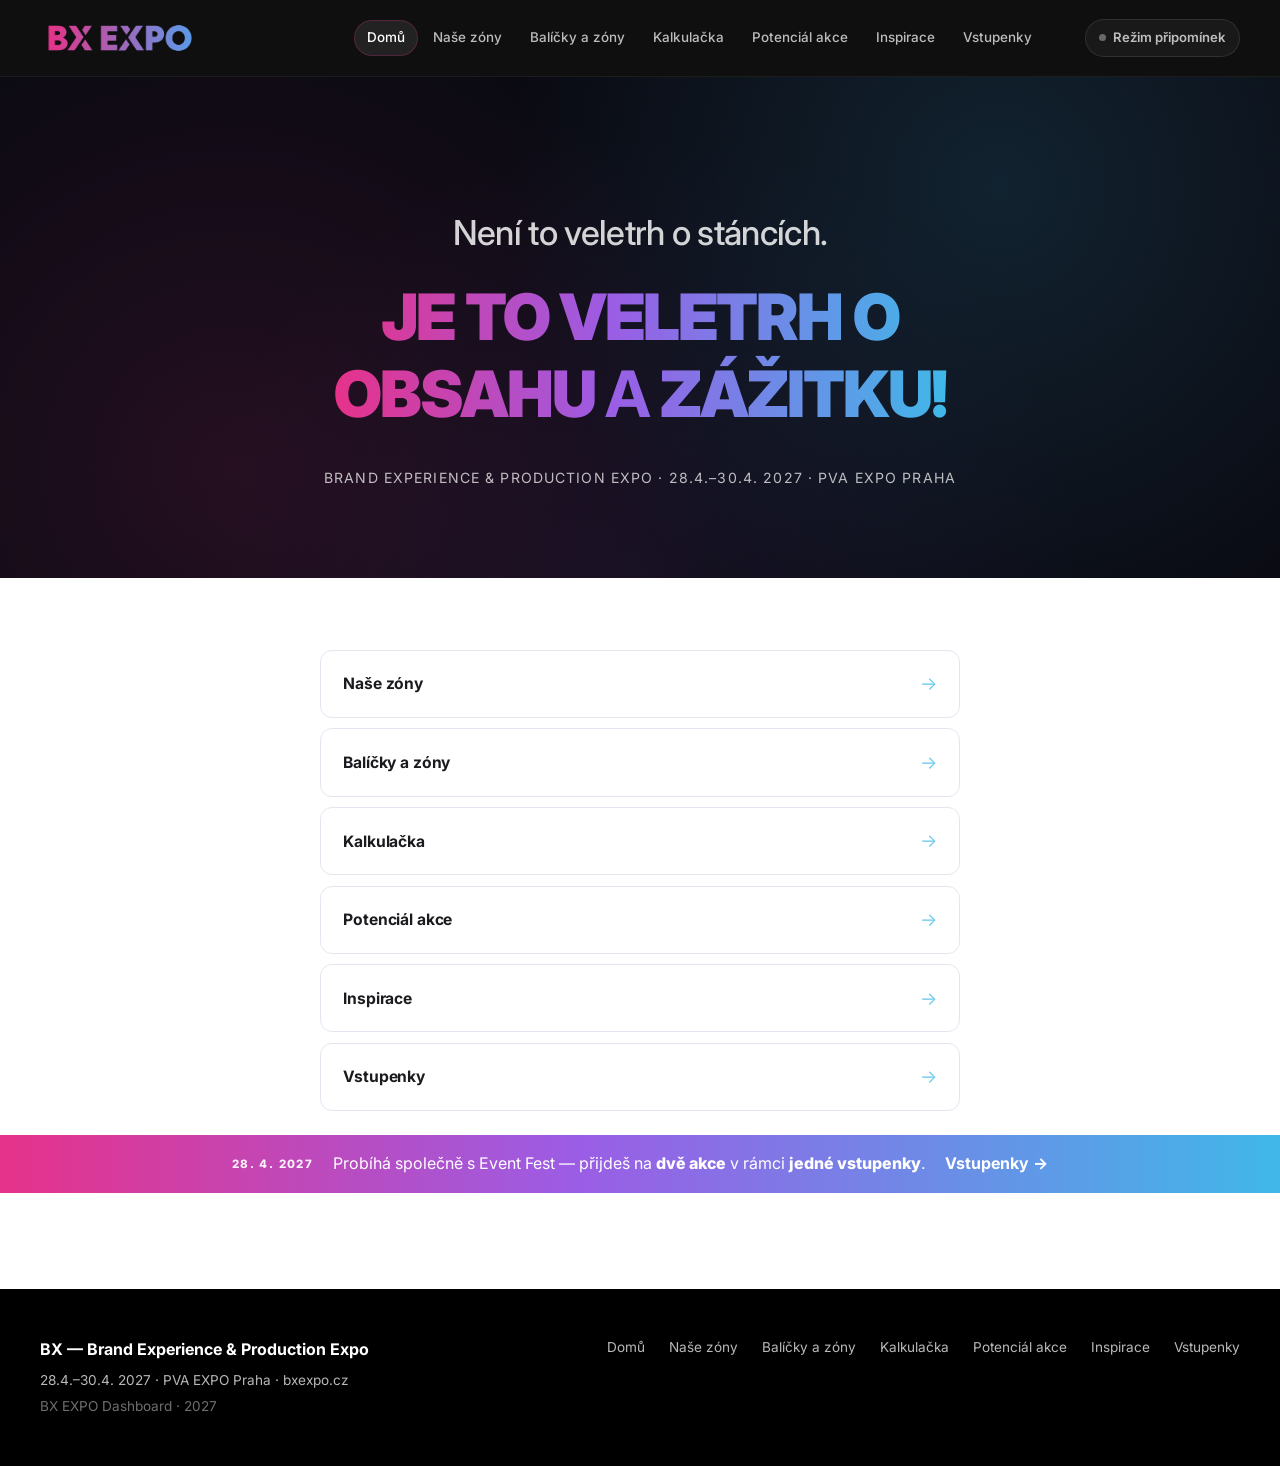
<file: prototyp.html>
<!DOCTYPE html>
<html lang="cs">
<head>
<meta charset="UTF-8">
<meta name="viewport" content="width=device-width, initial-scale=1.0">
<title>BX EXPO Dashboard</title>
<link rel="icon" href="/bxnastenka/favicon.ico?v=2" sizes="any">
<link rel="icon" type="image/png" sizes="512x512" href="/bxnastenka/assets/icons/bx-favicon-512.png?v=2">
<link rel="icon" type="image/png" sizes="32x32" href="/bxnastenka/assets/icons/bx-favicon-32.png?v=2">
<link rel="icon" type="image/png" sizes="16x16" href="/bxnastenka/assets/icons/bx-favicon-16.png?v=2">
<link rel="shortcut icon" href="/bxnastenka/favicon.ico?v=2">
<link rel="apple-touch-icon" sizes="180x180" href="/bxnastenka/assets/icons/bx-bookmark-180.png?v=2">
<link rel="apple-touch-icon-precomposed" sizes="180x180" href="/bxnastenka/assets/icons/bx-bookmark-180.png?v=2">
<link rel="manifest" href="/bxnastenka/site.webmanifest">
<meta name="description" content="BX EXPO 2027 — prototyp prezentace modelu, sekcí, programu a vstupenek.">
<meta property="og:title" content="BX EXPO Dashboard">
<meta property="og:description" content="BX EXPO 2027 — prototyp prezentace modelu, sekcí, programu a vstupenek.">
<meta property="og:type" content="website">
<meta name="twitter:title" content="BX EXPO Dashboard">
<meta name="twitter:description" content="BX EXPO 2027 — prototyp prezentace modelu, sekcí, programu a vstupenek.">
<style>
@import url('https://fonts.googleapis.com/css2?family=Inter:wght@400;500;600;700;800;900&display=swap');

:root {
--hero-bg: #0a0a12;
--hero-bg-dark: #000000;
--surface: #ffffff;
--surface-muted: #f6f4f9;
--surface-dark: #0d0d16;
--text: #1a1a1f;
--text-muted: #5c5f6a;
--text-light: #ffffff;
--text-light-muted: rgba(255, 255, 255, 0.72);
--border: #e8e4ef;
--bx-pink: #e6328a;
--bx-purple: #9b5de5;
--bx-cyan: #40b8e8;
--accent: var(--bx-cyan);
--accent-2: var(--bx-purple);
--accent-3: var(--bx-pink);
--accent-gradient: linear-gradient(90deg, #e6328a 0%, #9b5de5 45%, #40b8e8 100%);
--text-on-dark: rgba(255, 255, 255, 0.82);
--radius: 12px;
--radius-lg: 20px;
--shadow: 0 8px 32px rgba(0, 0, 0, 0.08);
--max-width: 1200px;
font-family:'Inter', system-ui, -apple-system, sans-serif;
line-height: 1.6;
color: var(--text);
background: var(--surface);
}

*, *::before, *::after { box-sizing: border-box; margin: 0; padding: 0; }
html { scroll-behavior: smooth; }
body { min-height: 100vh; }
a { color: inherit; text-decoration: none; }
img { max-width: 100%; display: block; }
button, input, select { font: inherit; }
button { cursor: pointer; border: none; background: none; }

.container { width: min(var(--max-width), calc(100% - 3rem)); margin-inline: auto; }

/* ── Header ── */
.site-header {
position: sticky;
top: 0;
z-index: 100;
background: rgba(0, 0, 0, 0.94);
backdrop-filter: blur(12px);
border-bottom: 1px solid rgba(255,255,255,0.06);
}
.header-inner {
display: flex;
align-items: center;
justify-content: space-between;
padding: 0.85rem 0;
gap: 2rem;
flex-wrap: wrap;
position: relative;
}
.logo {
display: flex;
align-items: center;
flex-shrink: 0;
margin-right: auto;
padding: 0.15rem 0;
transition: opacity 0.2s, transform 0.2s;
}
.logo:hover {
opacity: 0.92;
transform: scale(1.02);
}

.logo-picker {
position: relative;
flex-shrink: 0;
margin-right: auto;
}
.logo-picker-trigger {
display: flex;
align-items: center;
gap: 0.35rem;
padding: 0.15rem 0;
border-radius: 8px;
transition: opacity 0.2s, transform 0.2s;
cursor: pointer;
}
.logo-picker-trigger:hover {
opacity: 0.92;
transform: scale(1.02);
}
.logo-picker-chevron {
color: rgba(255,255,255,0.45);
font-size: 0.65rem;
line-height: 1;
transition: transform 0.2s;
}
.logo-picker.open.logo-picker-chevron {
transform: rotate(180deg);
}
.logo-picker-menu {
display: none;
position: absolute;
top: calc(100% + 0.5rem);
left: 0;
min-width: 280px;
max-width: min(420px, calc(100vw - 2rem));
max-height: min(70vh, 520px);
overflow-y: auto;
background: #111118;
border: 1px solid rgba(255,255,255,0.1);
border-radius: 14px;
box-shadow: 0 16px 48px rgba(0,0,0,0.45);
padding: 0.5rem;
z-index: 200;
}
.logo-picker.open.logo-picker-menu {
display: block;
}
.logo-picker-title {
font-size: 0.7rem;
text-transform: uppercase;
letter-spacing: 0.1em;
color: rgba(255,255,255,0.45);
padding: 0.35rem 0.6rem 0.55rem;
}
.logo-picker-option {
display: flex;
align-items: center;
gap: 0.75rem;
width: 100%;
padding: 0.55rem 0.65rem;
border-radius: 10px;
text-align: left;
color: rgba(255,255,255,0.85);
transition: background 0.15s;
}
.logo-picker-option:hover {
background: rgba(255,255,255,0.06);
}
.logo-picker-option.active {
background: rgba(230,50,138,0.12);
box-shadow: inset 0 0 0 1px rgba(230,50,138,0.28);
}
.logo-picker-option-preview {
flex: 0 0 210px;
height: 52px;
display: flex;
align-items: center;
justify-content: flex-start;
background: #000;
border-radius: 6px;
padding: 6px 12px;
overflow: hidden;
}
.logo-picker-option img {
height: 40px;
width: auto;
max-width: 186px;
object-fit: contain;
object-position: left center;
display: block;
}
.logo-picker-option-label {
font-size: 0.78rem;
font-weight: 600;
line-height: 1.3;
}

.logo-img {
height: 44px;
min-height: 44px;
width: auto;
display: block;
object-fit: contain;
object-position: left center;
}
.logo-img.logo-img--chevrons {
height: 58px;
min-height: 58px;
}
.nav-desktop { display: flex; gap: 0.15rem; flex-wrap: wrap; }
.nav-link {
color: var(--text-light-muted);
padding: 0.45rem 0.8rem;
border-radius: 999px;
font-size: 0.84rem;
font-weight: 500;
transition: all 0.2s;
}
.nav-link:hover,.nav-link.active {
color: var(--text-light);
background: rgba(255,255,255,0.08);
box-shadow: inset 0 0 0 1px rgba(230,50,138,0.25);
}
.nav-dropdown {
position: relative;
}
.nav-dropdown-trigger {
display: inline-flex;
align-items: center;
gap: 0.35rem;
cursor: pointer;
}
.nav-dropdown-chevron {
font-size: 0.55rem;
opacity: 0.55;
transition: transform 0.2s;
}
.nav-dropdown.open.nav-dropdown-chevron,
.nav-dropdown.is-active.nav-dropdown-chevron {
opacity: 0.85;
}
.nav-dropdown.open.nav-dropdown-chevron {
transform: rotate(180deg);
}
.nav-dropdown.is-active.nav-dropdown-trigger {
color: var(--text-light);
background: rgba(255,255,255,0.08);
box-shadow: inset 0 0 0 1px rgba(230,50,138,0.25);
}
.nav-dropdown-menu {
display: none;
position: absolute;
top: calc(100% + 0.4rem);
left: 0;
min-width: 188px;
background: #111118;
border: 1px solid rgba(255,255,255,0.1);
border-radius: 12px;
padding: 0.35rem;
box-shadow: 0 14px 36px rgba(0,0,0,0.45);
z-index: 160;
}
.nav-dropdown.open.nav-dropdown-menu {
display: block;
}
.nav-dropdown-item {
display: block;
padding: 0.52rem 0.85rem;
border-radius: 8px;
font-size: 0.84rem;
font-weight: 500;
color: rgba(255,255,255,0.62);
transition: background 0.15s, color 0.15s;
}
.nav-dropdown-item:hover,
.nav-dropdown-item.active {
color: #fff;
background: rgba(255,255,255,0.08);
}
.page-subnav {
background: var(--surface-muted);
border-bottom: 1px solid var(--border);
padding: 0.65rem 0;
}
.page-subnav-inner {
display: flex;
flex-wrap: wrap;
gap: 0.4rem;
}
.page-subnav-link {
font-size: 0.84rem;
font-weight: 600;
padding: 0.4rem 0.85rem;
border-radius: 999px;
color: var(--text-muted);
border: 1px solid var(--border);
background: var(--surface);
transition: all 0.2s;
}
.page-subnav-link:hover,
.page-subnav-link.active {
color: var(--accent);
border-color: transparent;
background: rgba(64,184,232,0.12);
}
.mobile-nav-toggle { display: none; color: white; padding: 0.5rem; font-size: 1.5rem; line-height: 1; }

/* ── Buttons ── */
.btn {
display: inline-flex;
align-items: center;
justify-content: center;
gap: 0.5rem;
padding: 0.75rem 1.5rem;
border-radius: 999px;
font-weight: 600;
font-size: 0.9rem;
transition: all 0.2s;
border: 1px solid transparent;
white-space: nowrap;
}
.btn-primary { background: var(--accent-gradient); color: #fff; }
.btn-primary:hover { transform: translateY(-1px); box-shadow: 0 8px 24px rgba(230,50,138,0.28); }
.btn-outline { border-color: rgba(255,255,255,0.4); color: var(--text-light); }
.btn-outline:hover { background: rgba(255,255,255,0.1); }
.btn-dark { background: var(--hero-bg); color: var(--text-light); }
.btn-dark:hover { background: var(--hero-bg-dark); }

/* ── Hero ── */
.hero {
background: var(--hero-bg);
color: var(--text-light);
padding: 5rem 0 6rem;
position: relative;
overflow: hidden;
}
.hero::before {
content:'';
position: absolute;
inset: 0;
background:
radial-gradient(circle at 72% 28%, rgba(230,50,138,0.16), transparent 52%),
radial-gradient(circle at 18% 78%, rgba(64,184,232,0.14), transparent 46%),
radial-gradient(circle at 48% 52%, rgba(155,93,229,0.1), transparent 58%);
pointer-events: none;
}
.hero-content { position: relative; max-width: 760px; }
.hero-eyebrow,
.home-hero-eyebrow {
display: none;
}
.page-hero h1,
.home-hero-punch-gradient,
.gradient-text {
display: inline-block;
width: fit-content;
max-width: 100%;
background: var(--accent-gradient);
-webkit-background-clip: text;
background-clip: text;
-webkit-text-fill-color: transparent;
color: transparent;
}
.home-hero-punch-gradient {
display: inline-flex;
}
.hero h1 {
font-size: clamp(2.4rem, 6vw, 4.2rem);
font-weight: 900;
line-height: 1.02;
letter-spacing: -0.02em;
text-transform: uppercase;
margin-bottom: 1.5rem;
}
.hero-lead,
.page-hero p,
.home-hero-line.setup {
font-size: 1.08rem;
color: var(--text-on-dark);
opacity: 1;
margin-bottom: 2rem;
max-width: 580px;
line-height: 1.65;
}
.page-hero p { margin-top: 1rem; margin-bottom: 0; max-width: 640px; font-size: 1.05rem; }
.home-hero-line.setup {
font-size: clamp(1.35rem, 3.2vw, 2.15rem);
font-weight: 500;
margin-bottom: 0;
max-width: none;
letter-spacing: -0.02em;
}
.hero-actions { display: flex; flex-wrap: wrap; gap: 1rem; }
.stats-row {
display: grid;
grid-template-columns: repeat(auto-fit, minmax(130px, 1fr));
gap: 1.5rem;
margin-top: 3rem;
padding-top: 2rem;
border-top: 1px solid rgba(255,255,255,0.12);
}
.stat-num {
font-size: 2.4rem;
font-weight: 900;
line-height: 1;
color: var(--text);
}
.stat-label {
font-size: 0.82rem;
color: var(--text-muted);
opacity: 1;
margin-top: 0.35rem;
}

/* ── Page hero ── */
.page-hero {
background: var(--hero-bg);
color: var(--text-light);
padding: 3.5rem 0;
position: relative;
overflow: hidden;
}
.page-hero::before {
content:'';
position: absolute;
inset: 0;
background:
radial-gradient(circle at 82% 18%, rgba(64,184,232,0.12), transparent 45%),
radial-gradient(circle at 12% 82%, rgba(230,50,138,0.1), transparent 42%);
pointer-events: none;
}
.page-hero.container { position: relative; }
.page-hero h1 {
font-size: clamp(2rem, 4vw, 2.75rem);
font-weight: 900;
letter-spacing: -0.02em;
text-transform: uppercase;
}

/* ── Sections ── */
.section { padding: 5rem 0; }
.section-muted { background: var(--surface-muted); }
.section-dark { background: var(--surface-dark); color: var(--text-light); }
.section-header { margin-bottom: 3rem; }
.section-eyebrow {
font-size: 0.72rem;
text-transform: uppercase;
letter-spacing: 0.18em;
color: var(--accent);
font-weight: 600;
margin-bottom: 0.75rem;
}
.section-title {
font-size: clamp(1.75rem, 4vw, 2.5rem);
font-weight: 900;
letter-spacing: -0.02em;
line-height: 1.12;
text-transform: uppercase;
color: var(--text);
}
.section-desc { margin-top: 1rem; color: var(--text-muted); max-width: 640px; font-size: 1.05rem; }
.section-dark.section-desc { color: var(--text-light-muted); }

/* ── Feature cards (IW style) ── */
.feature-grid {
display: grid;
grid-template-columns: repeat(auto-fill, minmax(260px, 1fr));
gap: 1.25rem;
}
.feature-card {
background: transparent;
border: none;
border-radius: var(--radius-lg);
padding: 0;
min-height: 220px;
}
.feature-card:hover { box-shadow: none; transform: none; }
.feature-card h3 {
font-size: 1.2rem;
font-weight: 800;
margin-bottom: 0.6rem;
text-transform: uppercase;
letter-spacing: -0.01em;
color: var(--text);
}
.feature-card p { font-size: 0.92rem; color: var(--text-muted); line-height: 1.55; }

/* ── Cards ── */
.card-grid { display: grid; grid-template-columns: repeat(auto-fill, minmax(300px, 1fr)); gap: 1.5rem; }
.card {
background: var(--surface);
border: 1px solid var(--border);
border-radius: var(--radius-lg);
padding: 1.75rem;
transition: box-shadow 0.2s, transform 0.2s;
}
.card:not(.flip-card):hover { box-shadow: var(--shadow); transform: translateY(-2px); }
.card-num { font-size: 0.75rem; font-weight: 700; color: var(--text-muted); margin-bottom: 0.5rem; }
.card h3 { font-size: 1.15rem; font-weight: 700; margin-bottom: 0.5rem; color: var(--text); }
.card-sub { font-size: 0.85rem; color: var(--text); font-weight: 500; margin-bottom: 0.75rem; }
.card p { font-size: 0.9rem; color: var(--text-muted); line-height: 1.55; }

/* ── Badges ── */
.badge {
display: inline-block;
padding: 0.2rem 0.6rem;
border-radius: 999px;
font-size: 0.68rem;
font-weight: 700;
text-transform: uppercase;
letter-spacing: 0.05em;
}
.badge-new { background: rgba(230,50,138,0.14); color: var(--bx-pink); }
.badge-k { background: rgba(239,68,68,0.12); color: #dc2626; }
.badge-i { background: rgba(64,184,232,0.14); color: var(--accent); }
.badge-p { background: rgba(155,93,229,0.14); color: var(--accent-2); }

/* ── Compare boxes ── */
.compare-grid { display: grid; grid-template-columns: repeat(auto-fit, minmax(280px, 1fr)); gap: 1.5rem; }
.compare-box { padding: 2rem; border-radius: var(--radius-lg); border: 1px solid var(--border); }
.compare-box.old { background: var(--surface-muted); }
.compare-box.new {
background: var(--surface-dark);
color: var(--text-light);
border-color: transparent;
box-shadow: 0 0 0 1px rgba(64,184,232,0.28);
}
.compare-box h3 { font-size: 1rem; font-weight: 700; margin-bottom: 1.25rem; color: var(--text); }
.compare-box.new h3 { color: var(--text-light); }
.compare-box ul { list-style: none; display: flex; flex-direction: column; gap: 0.75rem; }
.compare-box li { font-size: 0.9rem; padding-left: 1.25rem; position: relative; }
.compare-box li::before { content:'→'; position: absolute; left: 0; opacity: 0.5; }

/* ── Ticket cards (IW pricing style) ── */
.ticket-grid { display: grid; grid-template-columns: repeat(auto-fill, minmax(260px, 1fr)); gap: 1.25rem; }
.ticket-card.official { border: 2px solid rgba(230,50,138,0.35); }
.ticket-card.official.highlight { border-color: var(--bx-pink); box-shadow: 0 12px 40px rgba(230,50,138,0.15); }
.package-badge {
display: inline-block;
font-size: 0.68rem;
font-weight: 700;
text-transform: uppercase;
letter-spacing: 0.08em;
color: var(--accent-3);
background: rgba(230,50,138,0.1);
padding: 0.25rem 0.65rem;
border-radius: 999px;
margin-bottom: 0.75rem;
}
.draft-packages.ticket-card { opacity: 0.92; }

/* ── Vstupenky návštěvníků ── */
.vip-invite-banner {
background: linear-gradient(135deg, rgba(230,50,138,0.12) 0%, rgba(155,93,229,0.14) 50%, rgba(64,184,232,0.12) 100%);
border: 1px solid rgba(230,50,138,0.28);
border-radius: var(--radius-lg);
padding: 1.75rem 2rem;
margin-bottom: 2rem;
position: relative;
overflow: hidden;
}
.vip-invite-banner::before {
content:'';
position: absolute;
inset: 0;
background: radial-gradient(circle at 85% 20%, rgba(230,50,138,0.15), transparent 55%);
pointer-events: none;
}
.vip-invite-banner-inner { position: relative; max-width: 820px; }
.vip-invite-eyebrow {
display: inline-flex;
align-items: center;
gap: 0.4rem;
font-size: 0.68rem;
font-weight: 800;
text-transform: uppercase;
letter-spacing: 0.1em;
color: var(--accent-3);
background: rgba(230,50,138,0.12);
padding: 0.3rem 0.75rem;
border-radius: 999px;
margin-bottom: 0.85rem;
}
.vip-invite-banner h3 {
font-size: 1.35rem;
font-weight: 900;
line-height: 1.25;
margin-bottom: 0.65rem;
color: var(--text);
}
.vip-invite-banner p {
font-size: 0.95rem;
color: var(--text-muted);
line-height: 1.6;
margin-bottom: 0.75rem;
}
.vip-invite-list {
list-style: none;
display: flex;
flex-wrap: wrap;
gap: 0.5rem 0.75rem;
margin-top: 1rem;
}
.vip-invite-list li {
font-size: 0.78rem;
font-weight: 600;
padding: 0.35rem 0.75rem;
border-radius: 999px;
background: rgba(255,255,255,0.75);
border: 1px solid rgba(230,50,138,0.18);
color: var(--text);
}

.visitor-ticket-grid {
display: grid;
grid-template-columns: repeat(auto-fill, minmax(260px, 1fr));
gap: 1.25rem;
}
.visitor-ticket-card {
background: var(--surface);
border: 1px solid var(--border);
border-radius: var(--radius-lg);
padding: 1.75rem;
display: flex;
flex-direction: column;
min-height: 320px;
transition: box-shadow 0.2s, transform 0.2s;
}
.visitor-ticket-card:hover {
box-shadow: var(--shadow);
transform: translateY(-2px);
}
.visitor-ticket-card.highlight {
border: 2px solid var(--bx-purple);
box-shadow: 0 12px 40px rgba(155,93,229,0.12);
}
.visitor-ticket-card h3 {
font-size: 1.15rem;
font-weight: 900;
text-transform: uppercase;
margin-bottom: 0.35rem;
color: var(--text);
}
.visitor-ticket-card .visitor-ticket-sub {
font-size: 0.85rem;
color: var(--text-muted);
margin-bottom: 1rem;
}
.visitor-ticket-card .visitor-ticket-price {
font-size: 1.5rem;
font-weight: 900;
margin-bottom: 0.35rem;
color: var(--text);
}
.visitor-ticket-card .visitor-ticket-price-note {
font-size: 0.78rem;
color: var(--text-muted);
font-style: italic;
margin-bottom: 1rem;
}
.visitor-ticket-card .visitor-ticket-features {
list-style: none;
flex: 1;
}
.visitor-ticket-card .visitor-ticket-features li {
position: relative;
padding: 0.35rem 0 0.35rem 1.35rem;
font-size: 0.88rem;
color: var(--text);
line-height: 1.45;
}
.visitor-ticket-card .visitor-ticket-features li::before {
content:'✓';
position: absolute;
left: 0;
color: var(--accent);
font-weight: 700;
}
.visitor-ticket-card .visitor-ticket-features li.muted {
opacity: 0.45;
}
.visitor-ticket-card .visitor-ticket-features li.muted::before {
content:' —';
font-weight: 400;
}

.ticket-card {
background: transparent;
border: none;
border-radius: var(--radius-lg);
padding: 0;
display: block;
min-height: 340px;
transition: none;
}
.ticket-card:hover { transform: none; box-shadow: none; }
.ticket-card h3 { font-size: 1.1rem; font-weight: 800; text-transform: uppercase; color: var(--text); }
.ticket-sub { font-size: 0.85rem; color: var(--text-muted); margin-bottom: 1rem; }
.ticket-price { font-size: 1.75rem; font-weight: 900; margin-bottom: 0.25rem; color: var(--text); }
.ticket-price-old { font-size: 0.9rem; color: var(--text-muted); text-decoration: line-through; }
.ticket-calc-ref { font-size: 0.78rem; color: var(--text-muted); margin-bottom: 0.5rem; line-height: 1.4; }
.ticket-save {
display: inline-block;
margin-bottom: 0.75rem;
padding: 0.2rem 0.6rem;
border-radius: 999px;
font-size: 0.68rem;
font-weight: 700;
text-transform: uppercase;
letter-spacing: 0.04em;
background: rgba(64,184,232,0.14);
color: var(--accent);
}
.ticket-save:empty { display: none; }
.ticket-features { list-style: none; margin-top: 1rem; flex: 1; }
.ticket-features li {
font-size: 0.85rem;
padding: 0.35rem 0 0.35rem 1.25rem;
position: relative;
color: var(--text);
}
.ticket-features li::before { content:'✓'; position: absolute; left: 0; color: var(--accent); font-weight: 700; }

/* ── Nav cards ── */
.nav-cards { display: grid; grid-template-columns: repeat(auto-fill, minmax(280px, 1fr)); gap: 1.5rem; }
.nav-card {
padding: 0;
border-radius: var(--radius-lg);
border: none;
background: transparent;
transition: none;
display: block;
min-height: 240px;
cursor: pointer;
text-decoration: none;
color: inherit;
}
.nav-card:hover { border-color: transparent; transform: none; box-shadow: none; }
.nav-card-num { font-size: 2rem; font-weight: 900; opacity: 0.12; margin-bottom: 0.5rem; line-height: 1; }
.nav-card h3 { font-size: 1.15rem; font-weight: 800; text-transform: uppercase; color: var(--text); }
.nav-card p { color: var(--text-muted); font-size: 0.9rem; margin-top: 0.5rem; }
.nav-card-link {
display: inline-flex;
align-items: center;
gap: 0.25rem;
margin-top: 1rem;
font-weight: 600;
font-size: 0.85rem;
color: var(--accent);
}

/* ── Filters ── */
.filter-row { display: flex; flex-wrap: wrap; gap: 0.5rem; margin-bottom: 2rem; }
.filter-pill {
padding: 0.4rem 1rem;
border-radius: 999px;
border: 1px solid var(--border);
font-size: 0.85rem;
font-weight: 500;
transition: all 0.15s;
cursor: pointer;
background: white;
}
.filter-pill.active,.filter-pill:hover { background: var(--accent-gradient); color: white; border-color: transparent; }

/* ── Insight box ── */
.insight-box {
margin-top: 1rem;
padding: 0.75rem 1rem;
background: rgba(64,184,232,0.08);
border-radius: var(--radius);
font-size: 0.85rem;
color: var(--text-muted);
border-left: 3px solid var(--accent);
}
.benchmark-list { list-style: none; margin-top: 0.75rem; }
.benchmark-list li { font-size: 0.8rem; color: var(--text-muted); padding: 0.2rem 0; }
.benchmark-list li::before { content:'•'; color: var(--accent); }

/* ── Benchmark ceník (klik) ── */
.pricelist-wrap { position: relative; display: inline-block; margin-top: 0.75rem; z-index: 2; }
.pricelist-btn {
padding: 0.35rem 0.9rem;
font-size: 0.78rem;
font-weight: 700;
letter-spacing: 0.02em;
border: 1px solid rgba(64,184,232,0.45);
border-radius: 999px;
background: rgba(64,184,232,0.12);
color: var(--accent);
cursor: pointer;
transition: all 0.15s;
}
.pricelist-btn:hover,
.pricelist-btn.is-active {
background: var(--accent-gradient);
color: #fff;
border-color: transparent;
}
#pricelist-backdrop {
display: none;
position: fixed;
inset: 0;
background: rgba(0,0,0,0.45);
z-index: 9999;
}
#pricelist-backdrop.is-visible { display: block; }
#pricelist-portal {
display: none;
position: fixed;
z-index: 10000;
left: 50%;
top: 50%;
transform: translate(-50%, -50%);
width: min(720px, calc(100vw - 2rem));
max-height: min(80vh, 600px);
overflow: auto;
background: var(--surface-dark);
color: var(--text-light);
border: 1px solid rgba(255,255,255,0.12);
border-radius: var(--radius-lg);
box-shadow: 0 20px 50px rgba(0,0,0,0.35);
padding: 2.5rem 1.1rem 1.1rem;
pointer-events: auto;
}
#pricelist-portal.is-visible { display: block; }
.pricelist-close {
position: sticky;
top: 0;
float: right;
width: 32px;
height: 32px;
margin: -1.5rem 0 0.5rem 0.5rem;
border: none;
border-radius: 50%;
background: rgba(255,255,255,0.12);
color: var(--text-light);
font-size: 1.25rem;
line-height: 1;
cursor: pointer;
z-index: 2;
}
.pricelist-close:hover { background: rgba(255,255,255,0.16); }
#pricelist-portal h4 {
font-size: 0.72rem;
text-transform: uppercase;
letter-spacing: 0.1em;
opacity: 0.55;
margin-bottom: 0.75rem;
}
.pricelist-table {
width: 100%;
border-collapse: collapse;
font-size: 0.72rem;
line-height: 1.4;
}
.pricelist-table th,
.pricelist-table td {
padding: 0.45rem 0.5rem;
text-align: left;
vertical-align: top;
border-bottom: 1px solid rgba(255,255,255,0.07);
}
.pricelist-table th {
font-size: 0.65rem;
text-transform: uppercase;
letter-spacing: 0.06em;
opacity: 0.5;
font-weight: 600;
}
.pricelist-table tr.cat-row td {
background: rgba(64,184,232,0.12);
color: var(--accent);
font-weight: 700;
font-size: 0.68rem;
text-transform: uppercase;
letter-spacing: 0.04em;
border-bottom: none;
padding-top: 0.65rem;
}
.pricelist-table tr.cat-row:first-child td { padding-top: 0.35rem; }
.pricelist-table tr.cat-note td {
font-size: 0.68rem;
opacity: 0.55;
font-style: italic;
padding-top: 0;
border-bottom: 1px solid rgba(255,255,255,0.07);
}
.pricelist-table.col-price { white-space: nowrap; font-weight: 700; color: var(--accent); }
.pricelist-table.col-czk { white-space: nowrap; opacity: 0.7; }
.pricelist-table--simple td:first-child { width: 58%; }
.strategy-section { margin-bottom: 1.1rem; }
.strategy-section:last-child { margin-bottom: 0; }
.strategy-section h5 {
font-size: 0.68rem;
text-transform: uppercase;
letter-spacing: 0.08em;
color: var(--accent);
margin-bottom: 0.4rem;
font-weight: 700;
}
.strategy-section p {
font-size: 0.78rem;
line-height: 1.55;
opacity: 0.88;
margin: 0;
}
.strategy-section ul {
margin: 0.35rem 0 0;
padding-left: 1.1rem;
font-size: 0.76rem;
line-height: 1.5;
opacity: 0.85;
}
.strategy-section li { margin-bottom: 0.2rem; }
.strategy-section li:last-child { margin-bottom: 0; }
.strategy-tag {
display: inline-block;
font-size: 0.62rem;
font-weight: 700;
letter-spacing: 0.04em;
text-transform: uppercase;
padding: 0.15rem 0.45rem;
border-radius: 999px;
background: rgba(64,184,232,0.15);
color: var(--accent);
margin-right: 0.35rem;
vertical-align: middle;
}
@media (hover: hover) {
.flip-card.pricelist-open:hover .flip-card-inner { transform: rotateY(180deg); }
}

/* ── Layer stack ── */
.layer-stack { display: flex; flex-direction: column; gap: 0.75rem; max-width: 640px; }
.layer-item {
padding: 0;
border-radius: var(--radius);
background: transparent;
border: none;
min-height: 190px;
}
.layer-stack .flip-card-front {
border-left: 4px solid var(--accent);
}
.layer-stack .flip-card:nth-child(2) .flip-card-front { border-left-color: var(--accent-2); }
.layer-stack .flip-card:nth-child(3) .flip-card-front { border-left-color: var(--accent-3); }
.layer-stack .flip-card-back ul {
margin-top: 0.5rem;
padding-left: 1.25rem;
font-size: 0.9rem;
}
.layer-tag { font-size: 0.7rem; text-transform: uppercase; letter-spacing: 0.1em; opacity: 0.5; margin-bottom: 0.25rem; }
.layer-item ul { margin-top: 0.5rem; padding-left: 1.25rem; font-size: 0.9rem; color: var(--text-muted); }

/* ── Calculator ── */
.calc-layout { display: grid; grid-template-columns: 1fr 380px; gap: 2rem; align-items: start; }
.calc-step {
background: var(--surface);
border: 1px solid var(--border);
border-radius: var(--radius-lg);
padding: 1.5rem;
margin-bottom: 1rem;
}
.calc-step-header { display: flex; align-items: center; gap: 0.75rem; margin-bottom: 1rem; }
.step-num {
width: 28px; height: 28px; border-radius: 50%;
background: var(--accent-gradient); color: white;
font-size: 0.75rem; font-weight: 700;
display: grid; place-items: center;
}
.calc-step h3 { font-size: 1rem; font-weight: 700; color: var(--text); }
.option-grid { display: grid; grid-template-columns: repeat(auto-fill, minmax(200px, 1fr)); gap: 0.75rem; }
.option-btn {
text-align: left;
padding: 1rem;
border: 1px solid var(--border);
border-radius: var(--radius);
transition: all 0.15s;
background: white;
width: 100%;
}
.option-btn:hover { border-color: var(--accent); }
.option-btn.selected { border-color: var(--bx-cyan); background: rgba(64,184,232,0.06); box-shadow: 0 0 0 1px var(--bx-cyan); }
.option-btn strong { display: block; font-size: 0.9rem; margin-bottom: 0.25rem; }
.option-btn span { font-size: 0.8rem; color: var(--text-muted); }
.area-control { display: flex; align-items: center; gap: 1rem; }
.area-control input[type='range'] { flex: 1; accent-color: var(--accent); }
.area-control button {
width: 36px; height: 36px; border-radius: 50%;
background: var(--surface-muted); border: 1px solid var(--border);
font-size: 1.2rem; line-height: 1;
}
.area-value { font-size: 1.5rem; font-weight: 900; min-width: 80px; text-align: center; color: var(--text); }
.extra-inputs { display: flex; gap: 1.5rem; flex-wrap: wrap; }
.extra-inputs label { font-size: 0.9rem; }
.extra-inputs input[type='number'] {
width: 60px; margin-left: 8px;
padding: 0.35rem 0.5rem;
border: 1px solid var(--border);
border-radius: 6px;
}

.calc-legend {
display: flex;
flex-wrap: wrap;
gap: 0.75rem 1.25rem;
padding: 1rem 1.25rem;
margin-bottom: 1.25rem;
background: var(--surface-muted);
border: 1px solid var(--border);
border-radius: var(--radius-lg);
font-size: 0.82rem;
color: var(--text-muted);
}
.calc-legend-item { display: flex; align-items: center; gap: 0.5rem; }

.calc-area-prices {
margin-bottom: 1.75rem;
border: 1px solid var(--border);
border-radius: var(--radius-lg);
background: var(--surface);
overflow: hidden;
}
.calc-area-prices-toggle {
width: 100%;
display: flex;
align-items: center;
justify-content: flex-start;
gap: 0.45rem;
padding: 1rem 1.25rem;
font-size: 0.95rem;
font-weight: 700;
color: var(--text);
background: var(--surface-muted);
border: none;
cursor: default;
text-align: left;
transition: background 0.15s;
}
.calc-area-prices:hover .calc-area-prices-toggle { background: rgba(64,184,232,0.08); }
.calc-area-prices-toggle::after {
content:'▾';
font-size: 0.9rem;
color: var(--accent);
transition: transform 0.2s;
flex-shrink: 0;
margin-top: 0.1rem;
}
.calc-area-prices-body {
display: none;
padding: 0 1.25rem 1.25rem;
}
@media (hover: hover) {
.calc-area-prices:hover .calc-area-prices-body,
.calc-area-prices:focus-within .calc-area-prices-body { display: block; }
.calc-area-prices:hover .calc-area-prices-toggle::after,
.calc-area-prices:focus-within .calc-area-prices-toggle::after { transform: rotate(180deg); }
}
.calc-area-prices-toolbar {
display: flex;
flex-wrap: wrap;
align-items: center;
justify-content: space-between;
gap: 0.75rem;
padding: 1rem 0 0.75rem;
}
.calc-area-prices-toolbar p {
font-size: 0.78rem;
color: var(--text-muted);
margin: 0;
}
.calc-area-prices-currency { display: flex; gap: 0.5rem; margin: 0; }
.area-price-table-wrap { overflow-x: auto; }
.area-price-table {
width: 100%;
border-collapse: collapse;
font-size: 0.82rem;
}
.area-price-table th,
.area-price-table td {
padding: 0.55rem 0.65rem;
border: 1px solid var(--border);
text-align: left;
vertical-align: top;
}
.area-price-table th {
background: var(--surface-muted);
font-size: 0.72rem;
font-weight: 700;
text-transform: uppercase;
letter-spacing: 0.04em;
color: var(--text-muted);
}
.area-price-table td.col-price {
white-space: nowrap;
font-weight: 700;
color: var(--accent);
}
.area-price-table tr.note-row td {
background: rgba(64,184,232,0.06);
font-size: 0.78rem;
color: var(--text-muted);
}
.area-price-table tr.section-row td {
background: var(--surface-muted);
font-weight: 700;
font-size: 0.78rem;
text-transform: uppercase;
letter-spacing: 0.03em;
}
.area-price-table tr.fee-row td:first-child { font-weight: 600; }

.calc-block { margin-bottom: 1.75rem; }
.calc-block-header {
display: flex;
align-items: center;
gap: 0.75rem;
margin-bottom: 0.85rem;
padding-bottom: 0.65rem;
border-bottom: 2px solid var(--border);
}
.calc-block--official.calc-block-header {
border-bottom-color: rgba(64,184,232,0.35);
}
.calc-block--draft.calc-block-header {
border-bottom-color: rgba(155,93,229,0.35);
}
.calc-block-header h2 {
font-size: 0.92rem;
font-weight: 800;
text-transform: uppercase;
letter-spacing: 0.06em;
color: var(--text);
}
.calc-block-desc {
font-size: 0.78rem;
color: var(--text-muted);
margin: -0.35rem 0 0.85rem;
}

.calc-status-badge {
display: inline-flex;
align-items: center;
font-size: 0.62rem;
font-weight: 800;
text-transform: uppercase;
letter-spacing: 0.08em;
padding: 0.22rem 0.55rem;
border-radius: 999px;
white-space: nowrap;
}
.calc-status-badge--official {
color: var(--accent);
background: rgba(64,184,232,0.12);
border: 1px solid rgba(64,184,232,0.28);
}
.calc-status-badge--draft {
color: var(--accent-2);
background: rgba(155,93,229,0.12);
border: 1px solid rgba(155,93,229,0.28);
}

.calc-step--official {
border-left: 4px solid var(--accent);
}
.calc-step--draft {
border-left: 4px solid var(--accent-2);
background: rgba(155,93,229,0.03);
}
.calc-step-header.calc-status-badge { margin-left: auto; }

.calc-subblock {
padding: 0.85rem 1rem;
border-radius: var(--radius);
margin-bottom: 0.75rem;
}
.calc-subblock--official {
background: rgba(64,184,232,0.06);
border: 1px solid rgba(64,184,232,0.18);
}
.calc-subblock--draft {
background: rgba(155,93,229,0.05);
border: 1px solid rgba(155,93,229,0.16);
}
.calc-subblock-label {
display: flex;
align-items: center;
gap: 0.5rem;
font-size: 0.72rem;
font-weight: 700;
text-transform: uppercase;
letter-spacing: 0.06em;
margin-bottom: 0.65rem;
color: var(--text-muted);
}
.calc-catalog-info {
margin-top: 0.85rem;
padding: 0.85rem 1rem;
border-radius: var(--radius);
background: rgba(64,184,232,0.06);
border: 1px solid rgba(64,184,232,0.18);
font-size: 0.78rem;
color: var(--text-muted);
line-height: 1.55;
}
.calc-catalog-info strong { color: var(--text); display: block; margin-bottom: 0.35rem; }
.calc-catalog-info-meta {
font-size: 0.7rem;
opacity: 0.7;
margin-top: 0.45rem;
}
.option-grid--catalog { grid-template-columns: repeat(auto-fill, minmax(180px, 1fr)); }

.summary-status-tag {
display: inline-block;
font-size: 0.58rem;
font-weight: 800;
text-transform: uppercase;
letter-spacing: 0.06em;
padding: 0.12rem 0.4rem;
border-radius: 999px;
margin-left: 0.35rem;
vertical-align: middle;
}
.summary-status-tag--official { color: var(--accent); background: rgba(64,184,232,0.22); }
.summary-status-tag--draft { color: var(--accent-2); background: rgba(155,93,229,0.22); }
.summary-subtotal {
display: flex;
justify-content: space-between;
gap: 1rem;
padding: 0.55rem 0;
font-size: 0.78rem;
font-weight: 600;
opacity: 0.85;
}
.summary-subtotal--official { color: var(--accent); }
.summary-subtotal--draft { color: var(--accent-2); }

.summary-panel {
position: sticky;
top: 5rem;
background: var(--surface-dark);
color: var(--text-light);
border-radius: var(--radius-lg);
padding: 1.75rem;
}
.summary-panel h3 { font-size: 0.8rem; text-transform: uppercase; letter-spacing: 0.1em; opacity: 0.6; margin-bottom: 1rem; }
.summary-line { display: flex; justify-content: space-between; gap: 1rem; padding: 0.6rem 0; border-bottom: 1px solid rgba(255,255,255,0.08); font-size: 0.85rem; }
.summary-line--official { color: rgba(64,184,232,0.95); }
.summary-line--draft { color: rgba(196,181,253,0.95); }
.summary-line.detail { opacity: 0.55; font-size: 0.75rem; display: block; }
.summary-total { margin-top: 1rem; padding-top: 1rem; border-top: 1px solid rgba(255,255,255,0.15); }
.summary-total.amount { font-size: 2rem; font-weight: 900; color: var(--text-light); }
.breakdown-bar { display: flex; height: 6px; border-radius: 999px; overflow: hidden; margin: 1rem 0; gap: 2px; }
.breakdown-seg:nth-child(1) { background: #e6328a; }
.breakdown-seg:nth-child(2) { background: #9b5de5; }
.breakdown-seg:nth-child(3) { background: #40b8e8; }
.breakdown-seg:nth-child(4) { background: var(--accent-3); }
.benchmark-compare { margin-top: 1.5rem; padding-top: 1rem; border-top: 1px solid rgba(255,255,255,0.1); }
.benchmark-compare h4 { font-size: 0.75rem; text-transform: uppercase; letter-spacing: 0.08em; opacity: 0.6; margin-bottom: 0.75rem; }

/* ── Tags row ── */
.tags-row { display: flex; flex-wrap: wrap; gap: 0.75rem; }
.tag-pill {
padding: 0.5rem 1rem;
border-radius: 999px;
font-size: 0.85rem;
font-weight: 600;
background: rgba(64,184,232,0.12);
color: var(--accent);
}

/* ── Footer ── */
.site-footer {
background: var(--hero-bg-dark);
color: var(--text-light-muted);
padding: 3rem 0;
font-size: 0.85rem;
}
.footer-inner { display: flex; flex-wrap: wrap; justify-content: space-between; gap: 2rem; }
.footer-brand { font-weight: 700; color: var(--text-light); font-size: 1rem; }
.footer-links { display: flex; flex-wrap: wrap; gap: 1.5rem; }
.footer-links a:hover { color: var(--text-light); }

/* ── CTA banner ── */
.cta-banner {
background: var(--accent-gradient);
color: white;
padding: 4rem 0;
text-align: center;
}
.cta-banner h2 {
font-size: clamp(1.5rem, 3vw, 2.25rem);
font-weight: 900;
text-transform: uppercase;
letter-spacing: -0.02em;
color: #fff;
}
.cta-banner p { margin-top: 0.75rem; color: rgba(255,255,255,0.9); opacity: 1; max-width: 520px; margin-inline: auto; }
.cta-banner.btn { margin-top: 1.5rem; background: #000; color: #fff; border: 1px solid rgba(255,255,255,0.2); }
.cta-banner.btn:hover { background: rgba(255,255,255,0.08); }

/* ── Home hero ── */
.home-hero {
background: var(--hero-bg);
color: var(--text-light);
padding: clamp(4.5rem, 12vw, 8rem) 0 clamp(3.5rem, 8vw, 5.5rem);
position: relative;
overflow: hidden;
text-align: center;
}
.home-hero::before {
content:'';
position: absolute;
inset: 0;
background:
radial-gradient(circle at 78% 22%, rgba(64,184,232,0.14), transparent 46%),
radial-gradient(circle at 18% 78%, rgba(230,50,138,0.12), transparent 44%),
radial-gradient(circle at 50% 100%, rgba(155,93,229,0.08), transparent 55%);
pointer-events: none;
}
.home-hero-content {
position: relative;
max-width: 920px;
}
.home-hero-message {
display: flex;
flex-direction: column;
gap: clamp(0.85rem, 2vw, 1.35rem);
line-height: 1.05;
letter-spacing: -0.03em;
}
.home-hero-line.setup {
display: block;
}
.home-hero-line.punch {
font-size: clamp(2rem, 5.8vw, 4rem);
font-weight: 900;
text-transform: uppercase;
letter-spacing: -0.03em;
}
.home-hero-punch-gradient {
display: inline-flex;
flex-direction: column;
align-items: center;
gap: 0.15em;
}
.home-hero-punch-gradient.home-hero-punch-lead,
.home-hero-punch-gradient.home-hero-punch-words,
.home-hero-punch-gradient.home-hero-punch-words span {
color: inherit;
-webkit-text-fill-color: inherit;
}
.home-hero-punch-lead {
display: block;
}
.home-hero-punch-words {
display: flex;
flex-wrap: nowrap;
justify-content: center;
align-items: baseline;
gap: clamp(0.35rem, 1.2vw, 0.65rem);
white-space: nowrap;
}
.home-hero-punch-join {
font-weight: 700;
}
.home-eventfest-callout {
display: flex;
flex-wrap: wrap;
align-items: center;
justify-content: center;
gap: 0.4rem 1.25rem;
margin-top: 1.5rem;
padding: 1rem clamp(1.25rem, 4vw, 2.5rem);
background: var(--accent-gradient);
color: #fff;
text-align: center;
text-decoration: none;
transition: filter 0.2s;
}
.home-eventfest-callout:hover {
filter: brightness(1.06);
}
.home-eventfest-date {
display: inline-block;
font-size: 0.72rem;
font-weight: 800;
letter-spacing: 0.12em;
text-transform: uppercase;
color: rgba(255,255,255,0.92);
}
.home-eventfest-text {
margin: 0;
font-size: clamp(0.88rem, 2vw, 1rem);
color: #fff;
line-height: 1.45;
}
.home-eventfest-callout strong {
color: #fff;
font-weight: 800;
}
.home-eventfest-link {
color: #fff;
font-weight: 700;
white-space: nowrap;
}
.home-hero-meta {
margin-top: clamp(1.75rem, 4vw, 2.5rem);
font-size: 0.88rem;
letter-spacing: 0.08em;
color: var(--text-light-muted);
text-transform: uppercase;
}
.home-body {
padding: clamp(3rem, 6vw, 4.5rem) 0 clamp(4rem, 8vw, 6rem);
background: var(--surface);
}
.home-body-inner {
width: min(640px, calc(100% - 3rem));
margin-inline: auto;
}
.home-nav {
display: flex;
flex-direction: column;
gap: 0.65rem;
}
.home-nav-link {
display: flex;
align-items: center;
justify-content: space-between;
padding: 1.15rem 1.4rem;
border: 1px solid var(--border);
border-radius: var(--radius);
text-decoration: none;
color: var(--text);
background: var(--surface);
transition: border-color 0.2s, box-shadow 0.2s, transform 0.2s;
}
.home-nav-link:hover {
border-color: rgba(64,184,232,0.35);
box-shadow: 0 6px 24px rgba(0,0,0,0.06);
transform: translateY(-1px);
}
.home-nav-link strong {
font-weight: 700;
font-size: 0.98rem;
letter-spacing: -0.01em;
color: var(--text);
}
.home-nav-arrow {
font-size: 1.15rem;
color: var(--accent);
opacity: 0.7;
transition: opacity 0.2s, transform 0.2s;
}
.home-nav-link:hover.home-nav-arrow {
opacity: 1;
transform: translateX(3px);
}

/* ── Flip cards (Innovation Week style) ── */
.flip-card {
background: transparent;
border: none;
padding: 0;
perspective: 1200px;
cursor: pointer;
}
.flip-card:hover { box-shadow: none; transform: none; }
.flip-card-inner {
position: relative;
width: 100%;
height: 100%;
min-height: inherit;
transition: transform 0.65s cubic-bezier(0.4, 0, 0.2, 1);
transform-style: preserve-3d;
}
@media (hover: hover) {
.flip-card:hover .flip-card-inner { transform: rotateY(180deg); }
}
.flip-card.flipped .flip-card-inner { transform: rotateY(180deg); }
.flip-card-front,
.flip-card-back {
position: absolute;
inset: 0;
backface-visibility: hidden;
-webkit-backface-visibility: hidden;
border-radius: var(--radius-lg);
padding: 1.75rem;
display: flex;
flex-direction: column;
overflow: hidden;
}
.flip-card-front h3 {
font-size: 1.15rem;
font-weight: 800;
margin-bottom: 0.5rem;
color: var(--text);
}
.flip-card-front p { font-size: 0.9rem; color: var(--text-muted); line-height: 1.55; }
.flip-card-front .card-sub { font-size: 0.85rem; color: var(--text); font-weight: 500; margin-bottom: 0.75rem; }
.flip-card-front .card-num { font-size: 0.75rem; font-weight: 700; color: var(--text-muted); margin-bottom: 0.5rem; }
.flip-card-front .nav-card-num { font-size: 2rem; font-weight: 900; opacity: 0.12; margin-bottom: 0.5rem; line-height: 1; }
.flip-card-front .nav-card-link {
display: inline-flex;
align-items: center;
gap: 0.25rem;
margin-top: 1rem;
font-weight: 600;
font-size: 0.85rem;
color: var(--accent);
}
.ticket-card .flip-card-front {
background: var(--surface);
border: 1px solid var(--border);
}
.ticket-card.highlight .flip-card-front {
border-color: var(--accent);
box-shadow: 0 0 0 1px var(--accent);
}
.ticket-card .flip-card-front h3 { font-size: 1.1rem; font-weight: 800; text-transform: uppercase; color: var(--text); }
.ticket-card .flip-card-front .ticket-sub { font-size: 0.85rem; color: var(--text-muted); margin-bottom: 1rem; }
.ticket-card .flip-card-front .ticket-price { font-size: 1.75rem; font-weight: 900; margin-bottom: 0.25rem; color: var(--text); }
.ticket-card .flip-card-front .ticket-calc-ref { font-size: 0.78rem; color: var(--text-muted); margin-bottom: 0.35rem; }
.ticket-card .flip-card-front .ticket-save { margin-bottom: 0.5rem; }
.ticket-card .flip-card-front .ticket-price-old { font-size: 0.9rem; color: var(--text-muted); text-decoration: line-through; }
.ticket-card .flip-card-back .ticket-features { list-style: none; margin-top: 0.5rem; }
.ticket-card .flip-card-back .ticket-features li {
font-size: 0.85rem;
padding: 0.35rem 0 0.35rem 1.25rem;
position: relative;
color: var(--text-light-muted);
}
.ticket-card .flip-card-back .ticket-features li::before { content:'✓'; position: absolute; left: 0; color: var(--accent); font-weight: 700; }
.feature-card .flip-card-front h3 {
font-size: 1.2rem;
text-transform: uppercase;
letter-spacing: -0.01em;
}
.flip-card-front {
background: var(--surface);
border: 1px solid var(--border);
justify-content: flex-start;
transition: border-color 0.2s, box-shadow 0.2s;
}
.flip-card:hover .flip-card-front {
border-color: rgba(230,50,138,0.28);
box-shadow: var(--shadow);
}
.flip-card-back {
background: var(--surface-dark);
color: var(--text-light);
border: 1px solid rgba(255,255,255,0.08);
transform: rotateY(180deg);
overflow-y: auto;
gap: 0.65rem;
}
.flip-card-back h3 {
font-size: 1rem;
font-weight: 800;
text-transform: uppercase;
letter-spacing: -0.01em;
margin-bottom: 0.25rem;
color: var(--text-light);
}
.flip-card-back p,
.flip-card-back li { color: var(--text-light-muted); font-size: 0.85rem; line-height: 1.5; }
.flip-card-back .insight-box {
background: rgba(64,184,232,0.12);
border-left-color: var(--accent);
color: var(--text-light-muted);
margin-top: 0.75rem;
flex-shrink: 0;
}
.flip-card-back .pricelist-wrap {
margin-top: 0;
display: block;
}
.card-back-footer {
margin-top: auto;
padding-top: 0.85rem;
display: flex;
flex-direction: column;
align-items: flex-start;
gap: 0.7rem;
flex-shrink: 0;
width: 100%;
border-top: 1px solid rgba(255,255,255,0.08);
}
.card-back-footer .pricelist-wrap {
margin-top: 0;
}
.flip-card-back .card-back-footer a {
color: var(--accent);
font-size: 0.85rem;
font-weight: 600;
margin-top: 0;
padding-top: 0;
display: inline-block;
}
.flip-card-back a {
color: var(--accent);
font-size: 0.85rem;
font-weight: 600;
margin-top: auto;
padding-top: 0.75rem;
flex-shrink: 0;
}
.flip-card-back .benchmark-list li::before { color: var(--accent); }
.flip-card-back .card-sub { color: var(--accent-2); }
.flip-hint {
margin-top: auto;
padding-top: 1rem;
font-size: 0.78rem;
font-weight: 600;
color: var(--accent);
opacity: 0.85;
letter-spacing: 0.02em;
}
.flip-card-front .flip-card-header {
display: flex;
justify-content: space-between;
align-items: flex-start;
gap: 0.5rem;
width: 100%;
}
#benchmark-grid .flip-card { min-height: 300px; }
#page-archetypy .flip-card,
#page-program .flip-card { min-height: 340px; }
#page-model .card-grid .flip-card { min-height: 280px; }
#page-sekce .card-grid .flip-card { min-height: 340px; }
.flip-card-back .nomenklatura-back {
list-style: none;
margin-top: 0.65rem;
padding: 0;
}
.flip-card-back .nomenklatura-back li {
font-size: 0.78rem;
color: var(--text-light-muted);
line-height: 1.45;
padding: 0.28rem 0;
}
.flip-card-back .nomenklatura-item-num {
font-weight: 700;
color: var(--accent);
margin-right: 0.2rem;
white-space: nowrap;
}
.flip-card-back .card-back-title {
font-size: 1rem;
font-weight: 800;
text-transform: uppercase;
letter-spacing: -0.01em;
margin-bottom: 0.25rem;
color: var(--text-light);
}
.ticket-card.flip-card { min-height: 360px; }
#page-balicky .ticket-grid .flip-card { min-height: 360px; }
.nav-card.flip-card { min-height: 260px; }
.feature-card.flip-card { min-height: 220px; }

/* ── Brand barvy napříč vstupenky / program / kalkulačka / sekce ── */

.summary-panel h3 {
color: var(--text-light-muted);
opacity: 1;
}

.summary-line,
.summary-line.detail {
color: var(--text-light-muted);
}

.summary-line.detail { opacity: 0.78; }

.program-highlight-link,
.program-focus-link,
.program-pattern-link {
color: var(--accent);
}

.program-marketing-channel,
.program-idea-card-header h4,
.program-highlight-card h4,
.program-focus-card h4,
.program-global-card h4,
.program-pattern-card h4,
.program-stage-body h4,
.program-extra-block h4,
.program-extra-compact h4 {
color: var(--text);
}

.program-highlight-card-num,
.program-focus-card-num,
.program-idea-card-num {
color: var(--accent);
}

#page-sekce .flip-card-front .card-sub {
color: var(--text);
}

#page-sekce .flip-card-front .card-num,
#page-sekce .flip-card-back .nomenklatura-item-num {
color: var(--text-muted);
}

/* ── Hidden filter ── */
[data-category].hidden { display: none; }

/* ── Responsive ── */
@media (max-width: 960px) {
.calc-layout { grid-template-columns: 1fr; }
.summary-panel { position: static; }
}
@media (max-width: 768px) {
.logo-img { height: 36px; }
.logo-img.logo-img--chevrons { height: 46px; min-height: 46px; }
.nav-desktop { display: none; }
.mobile-nav-toggle { display: block; }
.site-header.nav-open .nav-desktop {
display: flex;
flex-direction: column;
position: absolute;
top: 100%;
left: 0;
right: 0;
background: var(--hero-bg);
padding: 1rem;
border-bottom: 1px solid rgba(255,255,255,0.1);
align-items: stretch;
gap: 0.25rem;
z-index: 101;
}
.site-header.nav-open .nav-dropdown { width: 100%; }
.site-header.nav-open .nav-dropdown-trigger { width: 100%; justify-content: space-between; }
.site-header.nav-open .nav-dropdown-menu {
position: static;
display: none;
min-width: 0;
width: 100%;
margin-top: 0.25rem;
box-shadow: none;
border: none;
background: rgba(255,255,255,0.04);
padding: 0.25rem 0.35rem 0.35rem;
}
.site-header.nav-open .nav-dropdown.open .nav-dropdown-menu { display: block; }
.header-inner.btn-primary { display: none; }
}

.page-view { display: none; }
.page-view.active { display: block; }

/* ── Zážitkové zóny / Naše zóny ── */
.zone-draft-banner {
background: linear-gradient(135deg, rgba(230,50,138,0.08) 0%, rgba(155,93,229,0.1) 50%, rgba(64,184,232,0.08) 100%);
border: 1px dashed rgba(155,93,229,0.35);
border-radius: var(--radius-lg);
padding: 1.25rem 1.5rem;
margin-bottom: 2.5rem;
}
.zone-draft-banner p { font-size: 0.92rem; color: var(--text-muted); line-height: 1.6; margin: 0; }
.zone-draft-banner strong { color: var(--accent-2); }
.zone-draft-banner code {
font-size: 0.82rem;
padding: 0.1rem 0.35rem;
border-radius: 4px;
background: rgba(0,0,0,0.06);
color: var(--text);
}

.zone-capacity-rules {
display: grid;
grid-template-columns: 1fr auto;
gap: 1.25rem;
align-items: stretch;
margin-bottom: 1.75rem;
padding: 1.25rem 1.5rem;
background: var(--surface);
border: 1px solid var(--border);
border-radius: var(--radius-lg);
}
.zone-capacity-rule p {
margin: 0.35rem 0 0;
font-size: 0.92rem;
color: var(--text-muted);
line-height: 1.55;
}
.zone-capacity-rule-label {
font-size: 0.68rem;
font-weight: 800;
letter-spacing: 0.08em;
text-transform: uppercase;
color: var(--accent);
}
.zone-capacity-totals {
display: grid;
grid-template-columns: repeat(3, minmax(72px, 1fr));
gap: 0.65rem;
}
.zone-capacity-total {
text-align: center;
padding: 0.65rem 0.75rem;
border-radius: var(--radius);
background: var(--surface-muted);
border: 1px solid var(--border);
}
.zone-capacity-total strong {
display: block;
font-size: 1.35rem;
font-weight: 900;
color: var(--text);
line-height: 1.1;
}
.zone-capacity-total span {
display: block;
margin-top: 0.2rem;
font-size: 0.68rem;
font-weight: 600;
text-transform: uppercase;
letter-spacing: 0.04em;
color: var(--text-muted);
}
.zone-capacity-table-wrap {
overflow-x: auto;
border: 1px solid var(--border);
border-radius: var(--radius-lg);
background: var(--surface);
}
.zone-capacity-table {
width: 100%;
border-collapse: collapse;
font-size: 0.88rem;
}
.zone-capacity-table th,
.zone-capacity-table td {
padding: 0.75rem 1rem;
border-bottom: 1px solid var(--border);
text-align: left;
vertical-align: middle;
}
.zone-capacity-table th {
background: var(--surface-muted);
font-size: 0.68rem;
font-weight: 800;
text-transform: uppercase;
letter-spacing: 0.06em;
color: var(--text-muted);
}
.zone-capacity-table tbody tr:last-child td { border-bottom: none; }
.zone-capacity-table tbody tr:hover td { background: rgba(64,184,232,0.04); }
.zone-capacity-table .col-num {
width: 3rem;
font-weight: 800;
font-size: 0.78rem;
color: var(--accent);
white-space: nowrap;
}
.zone-capacity-table .col-name strong {
font-weight: 800;
color: var(--text);
}
.zone-capacity-table .col-slot {
width: 5.5rem;
text-align: center;
}
.zone-capacity-table th.col-gold,
.zone-capacity-table th.col-silver { text-align: center; }
.zone-capacity-table .col-link {
width: 5rem;
text-align: right;
white-space: nowrap;
}
.zone-capacity-table .col-link a {
font-size: 0.78rem;
font-weight: 700;
color: var(--accent);
text-decoration: none;
}
.zone-capacity-table .col-link a:hover { text-decoration: underline; }
.zone-slot {
display: inline-block;
min-width: 3.25rem;
font-size: 0.72rem;
font-weight: 700;
padding: 0.2rem 0.55rem;
border-radius: 999px;
text-align: center;
}
.zone-slot--gold {
background: rgba(255, 193, 7, 0.18);
color: #9a7200;
}
.zone-slot--silver {
background: rgba(160, 160, 160, 0.18);
color: #5c5c5c;
}
.zone-capacity-footnote {
margin-top: 1.25rem;
font-size: 0.88rem;
color: var(--text-muted);
text-align: center;
}
.zone-capacity-footnote a {
font-weight: 700;
color: var(--accent);
}
.zone-tag {
font-size: 0.68rem;
font-weight: 600;
padding: 0.15rem 0.5rem;
border-radius: 999px;
background: rgba(64,184,232,0.12);
color: var(--accent);
}
.zone-tag--gold {
background: rgba(255, 193, 7, 0.18);
color: #9a7200;
}
.zone-tag--silver {
background: rgba(160, 160, 160, 0.18);
color: #5c5c5c;
}
.zone-block-label {
font-size: 0.68rem;
font-weight: 800;
letter-spacing: 0.08em;
text-transform: uppercase;
color: var(--accent-2);
margin-bottom: 0.45rem;
}
.zone-ideas { list-style: none; display: flex; flex-direction: column; gap: 0.35rem; }
.zone-ideas li {
font-size: 0.86rem;
color: var(--text-muted);
padding-left: 1rem;
position: relative;
line-height: 1.45;
}
.zone-ideas li::before {
content:'→';
position: absolute;
left: 0;
color: var(--accent);
font-weight: 700;
font-size: 0.75rem;
}
.zone-layout {
background: var(--surface-muted);
border-radius: var(--radius);
padding: 1rem 1.1rem;
border-left: 3px solid var(--bx-pink);
}
.zone-layout p {
font-size: 0.86rem;
color: var(--text);
line-height: 1.55;
margin: 0;
}
.zone-layout-img-wrap {
margin-top: 0.85rem;
border-radius: var(--radius);
border: 1px solid var(--border);
overflow: hidden;
aspect-ratio: 16 / 9;
cursor: zoom-in;
background: var(--surface-muted);
}
.zone-layout-img {
width: 100%;
height: 100%;
display: block;
object-fit: cover;
transition: transform 0.45s cubic-bezier(0.25, 0.46, 0.45, 0.94);
will-change: transform;
}
.zone-layout-img-wrap:hover.zone-layout-img {
transform: scale(1.08);
}
.zone-layout-img-wrap:hover {
box-shadow: 0 10px 28px rgba(0, 0, 0, 0.12);
}
.zone-layout-caption {
font-size: 0.72rem;
color: var(--text-muted);
margin-top: 0.45rem;
font-style: italic;
}
.zone-partner-hint {
font-size: 0.78rem;
color: var(--text-muted);
padding-top: 0.5rem;
border-top: 1px solid var(--border);
margin-top: auto;
}
.zone-partner-hint strong { color: var(--accent-3); font-weight: 700; }

/* ── Program akce (nástřel) ── */
.program-days-overview {
display: grid;
grid-template-columns: repeat(3, 1fr);
gap: 1.25rem;
margin-bottom: 2.5rem;
}
.program-day-overview {
background: var(--surface);
border: 1px solid var(--border);
border-radius: var(--radius-lg);
padding: 1.25rem 1.35rem;
border-top: 3px solid var(--accent);
}
.program-day-overview:nth-child(2) { border-top-color: var(--accent-2); }
.program-day-overview:nth-child(3) { border-top-color: var(--accent-3); }
.program-day-overview-date {
font-size: 0.72rem;
font-weight: 800;
letter-spacing: 0.08em;
text-transform: uppercase;
color: var(--accent);
margin-bottom: 0.35rem;
}
.program-day-overview h3 {
font-size: 1.05rem;
font-weight: 800;
margin-bottom: 0.35rem;
color: var(--text);
}
.program-day-overview-theme {
font-size: 0.82rem;
color: var(--accent-2);
font-weight: 600;
margin-bottom: 0.5rem;
}
.program-day-overview p {
font-size: 0.86rem;
color: var(--text-muted);
line-height: 1.5;
}
.program-day-block {
margin-bottom: 2.5rem;
}
.program-day-block:last-child { margin-bottom: 0; }
.program-day-header {
display: flex;
flex-wrap: wrap;
align-items: baseline;
gap: 0.5rem 1rem;
margin-bottom: 1.25rem;
padding-bottom: 0.85rem;
border-bottom: 1px solid var(--border);
}
.program-day-header h3 {
font-size: 1.2rem;
font-weight: 800;
color: var(--text);
}
.program-day-header.program-day-theme {
font-size: 0.88rem;
font-weight: 700;
color: var(--accent-2);
}
.program-day-header.program-day-desc {
width: 100%;
font-size: 0.88rem;
color: var(--text-muted);
margin: 0;
}
.program-day-pillar {
font-size: 0.72rem;
font-weight: 800;
letter-spacing: 0.08em;
text-transform: uppercase;
color: var(--accent);
padding: 0.2rem 0.55rem;
border-radius: 999px;
background: rgba(64,184,232,0.1);
}
.program-day-focus {
width: 100%;
font-size: 0.8rem;
font-weight: 600;
color: var(--accent-2);
margin-top: 0.15rem;
}
.program-pva-map {
margin-bottom: 2.5rem;
background: var(--surface-muted);
border: 1px solid var(--border);
border-radius: var(--radius-lg);
padding: 1.25rem 1.35rem;
}
.program-pva-map-header {
margin-bottom: 1rem;
}
.program-pva-map-header h3 {
font-size: 1rem;
font-weight: 800;
margin-bottom: 0.35rem;
color: var(--text);
}
.program-pva-map-header p {
font-size: 0.86rem;
color: var(--text-muted);
line-height: 1.5;
margin: 0;
}
.program-pva-map-img {
width: 100%;
border-radius: var(--radius);
border: 1px solid var(--border);
display: block;
}
.program-pva-map-caption {
font-size: 0.72rem;
color: var(--text-muted);
margin-top: 0.5rem;
font-style: italic;
}
.program-stage-box {
background: linear-gradient(135deg, rgba(230,50,138,0.06) 0%, rgba(155,93,229,0.08) 50%, rgba(64,184,232,0.06) 100%);
border: 1px solid rgba(155,93,229,0.22);
border-radius: var(--radius-lg);
padding: 1.2rem 1.35rem;
margin-bottom: 1.75rem;
}
.program-stage-label {
font-size: 0.68rem;
font-weight: 800;
letter-spacing: 0.1em;
text-transform: uppercase;
color: var(--accent-3);
margin-bottom: 0.85rem;
}
.program-stage-list {
display: flex;
flex-direction: column;
gap: 0.55rem;
}
.program-stage-item {
display: grid;
grid-template-columns: 3.5rem 1fr;
gap: 0.65rem 1rem;
align-items: start;
padding: 0.65rem 0.75rem;
background: rgba(255,255,255,0.72);
border-radius: var(--radius);
border: 1px solid rgba(255,255,255,0.8);
}
.program-stage-time {
font-size: 0.78rem;
font-weight: 800;
color: var(--text);
font-variant-numeric: tabular-nums;
}
.program-stage-body h4 {
font-size: 0.9rem;
font-weight: 700;
line-height: 1.35;
margin-bottom: 0.2rem;
}
.program-stage-body p {
font-size: 0.78rem;
color: var(--text-muted);
line-height: 1.45;
margin: 0;
}
.program-ideas-grid {
display: grid;
grid-template-columns: repeat(auto-fill, minmax(300px, 1fr));
gap: 1.25rem;
}
.program-idea-card {
background: var(--surface);
border: 1px solid var(--border);
border-radius: var(--radius-lg);
overflow: hidden;
display: flex;
flex-direction: column;
}
.program-idea-card-header {
padding: 1.1rem 1.25rem 0.9rem;
border-bottom: 1px solid var(--border);
background: linear-gradient(180deg, var(--surface-muted) 0%, var(--surface) 100%);
}
.program-idea-card-num {
font-size: 0.7rem;
font-weight: 800;
letter-spacing: 0.1em;
text-transform: uppercase;
color: var(--accent);
margin-bottom: 0.3rem;
}
.program-idea-card-header h4 {
font-size: 1rem;
font-weight: 800;
line-height: 1.3;
margin-bottom: 0.4rem;
}
.program-idea-location {
font-size: 0.76rem;
font-weight: 600;
color: var(--accent-2);
display: flex;
align-items: center;
gap: 0.35rem;
}
.program-idea-card-body {
padding: 1rem 1.25rem 1.2rem;
flex: 1;
display: flex;
flex-direction: column;
gap: 0.85rem;
}
.program-idea-formats {
display: flex;
flex-wrap: wrap;
gap: 0.35rem;
}
.program-format-tag {
font-size: 0.65rem;
font-weight: 700;
padding: 0.12rem 0.45rem;
border-radius: 999px;
background: rgba(64,184,232,0.1);
color: var(--accent);
}
.program-idea-list {
list-style: none;
display: flex;
flex-direction: column;
gap: 0.35rem;
}
.program-idea-list li {
font-size: 0.85rem;
color: var(--text-muted);
padding-left: 1rem;
position: relative;
line-height: 1.45;
}
.program-idea-list li::before {
content:'→';
position: absolute;
left: 0;
color: var(--accent);
font-weight: 700;
font-size: 0.75rem;
}
.program-extra-block {
margin-top: 1.5rem;
padding: 1rem 1.15rem;
background: var(--surface-muted);
border-radius: var(--radius);
border-left: 3px solid var(--bx-cyan);
}
.program-extra-block h4 {
font-size: 0.82rem;
font-weight: 800;
text-transform: uppercase;
letter-spacing: 0.06em;
margin-bottom: 0.55rem;
}
.program-global-ideas {
margin-top: 3rem;
padding-top: 2.5rem;
border-top: 1px solid var(--border);
}
.program-global-ideas h3 {
font-size: 1.1rem;
font-weight: 800;
margin-bottom: 0.5rem;
color: var(--text);
}
.program-global-ideas > p {
font-size: 0.88rem;
color: var(--text-muted);
margin-bottom: 1.25rem;
max-width: 720px;
}
.program-global-grid {
display: grid;
grid-template-columns: repeat(auto-fill, minmax(240px, 1fr));
gap: 1rem;
}
.program-global-card {
padding: 1rem 1.1rem;
background: var(--surface);
border: 1px dashed rgba(155,93,229,0.3);
border-radius: var(--radius);
}
.program-global-card h4 {
font-size: 0.88rem;
font-weight: 700;
margin-bottom: 0.35rem;
}
.program-global-card p {
font-size: 0.8rem;
color: var(--text-muted);
line-height: 1.45;
margin: 0;
}
.program-status-banner {
border-left: 3px solid var(--accent-2);
margin-bottom: 1.5rem;
}
.program-global-tags-wrap {
margin-bottom: 2rem;
}
.program-global-tags-header {
margin-bottom: 0.75rem;
}
.program-global-tags-eyebrow {
font-size: 0.72rem;
font-weight: 800;
letter-spacing: 0.08em;
text-transform: uppercase;
color: var(--accent);
}
.program-global-tags-header p {
font-size: 0.86rem;
color: var(--text-muted);
margin: 0.35rem 0 0;
line-height: 1.5;
}
.program-global-tags-row {
display: flex;
flex-wrap: wrap;
gap: 0.55rem;
}
.program-global-tag {
flex: 1 1 160px;
max-width: 100%;
background: var(--surface);
border: 1px solid var(--border);
border-radius: var(--radius);
padding: 0.65rem 0.85rem;
}
.program-global-tag-title {
display: block;
font-size: 0.82rem;
font-weight: 700;
margin-bottom: 0.2rem;
}
.program-global-tag-desc {
display: block;
font-size: 0.74rem;
color: var(--text-muted);
line-height: 1.4;
}
.program-pva-legend {
display: flex;
flex-wrap: wrap;
gap: 0.5rem 0.75rem;
margin-top: 0.85rem;
}
.program-pva-legend-item {
font-size: 0.76rem;
font-weight: 600;
padding: 0.3rem 0.65rem;
border-radius: 999px;
border: 1px solid var(--border);
background: var(--surface);
color: var(--text-muted);
transition: opacity 0.2s, border-color 0.2s;
}
.program-pva-legend-item.is-active {
color: var(--text);
border-color: transparent;
}
.program-pva-legend--day1.is-active { background: rgba(64,184,232,0.15); color: var(--accent); }
.program-pva-legend--day2.is-active { background: rgba(168,85,247,0.12); color: var(--accent-2); }
.program-pva-legend--day3.is-active { background: rgba(236,72,153,0.12); color: var(--accent-3); }
.program-patterns-block {
margin-bottom: 2.25rem;
padding-bottom: 2rem;
border-bottom: 1px solid var(--border);
}
.program-patterns-header { margin-bottom: 1.25rem; }
.program-pattern-grid {
display: grid;
grid-template-columns: repeat(auto-fill, minmax(240px, 1fr));
gap: 0.85rem;
}
.program-pattern-card {
background: var(--surface);
border: 1px solid var(--border);
border-radius: var(--radius-lg);
padding: 1rem 1.1rem;
}
.program-pattern-card h4 {
font-size: 0.92rem;
font-weight: 800;
margin-bottom: 0.5rem;
}
.program-pattern-list {
list-style: none;
margin: 0 0 0.65rem;
padding: 0;
}
.program-pattern-list li {
font-size: 0.78rem;
color: var(--text-muted);
line-height: 1.45;
padding-left: 0.85rem;
position: relative;
margin-bottom: 0.3rem;
}
.program-pattern-list li::before {
content:' ·';
position: absolute;
left: 0;
color: var(--accent);
font-weight: 800;
}
.program-pattern-link {
font-size: 0.78rem;
font-weight: 700;
color: var(--accent);
}
.program-workspace {
margin-top: 0.5rem;
}
.program-workspace-toolbar {
background: var(--surface-muted);
border: 1px solid var(--border);
border-radius: var(--radius-lg);
padding: 0.85rem 1rem 1rem;
margin-bottom: 1.5rem;
}
.program-workspace-toolbar-label {
font-size: 0.72rem;
font-weight: 600;
letter-spacing: 0.18em;
text-transform: uppercase;
color: var(--accent);
margin-bottom: 0.55rem;
}
.program-workspace-tabs {
display: flex;
flex-wrap: wrap;
gap: 0.45rem;
margin-bottom: 0.75rem;
}
.program-workspace-days {
display: flex;
flex-wrap: wrap;
gap: 0.45rem;
padding-top: 0.75rem;
border-top: 1px solid var(--border);
}
.program-workspace-days.is-hidden { display: none; }
.program-workspace-days-label {
width: 100%;
font-size: 0.68rem;
font-weight: 700;
letter-spacing: 0.06em;
text-transform: uppercase;
color: var(--text-muted);
margin-bottom: 0.15rem;
}
.filter-pill--secondary {
opacity: 0.75;
font-size: 0.82rem;
}
.program-expo-note {
width: 100%;
font-size: 0.82rem;
color: var(--text-muted);
background: rgba(64,184,232,0.08);
border: 1px solid rgba(64,184,232,0.2);
border-radius: var(--radius);
padding: 0.65rem 0.85rem;
margin-bottom: 1rem;
line-height: 1.5;
}
.program-expo-note strong { color: var(--text); }
.program-highlight-grid {
display: grid;
grid-template-columns: repeat(3, 1fr);
gap: 1rem;
}
.program-highlight-card {
background: var(--surface);
border: 1px solid var(--border);
border-radius: var(--radius-lg);
padding: 1.1rem 1.2rem;
display: flex;
flex-direction: column;
gap: 0.35rem;
}
.program-highlight-card-num {
font-size: 0.7rem;
font-weight: 800;
letter-spacing: 0.06em;
text-transform: uppercase;
color: var(--accent);
}
.program-highlight-card h4 {
font-size: 0.95rem;
font-weight: 800;
}
.program-highlight-summary {
font-size: 0.82rem;
color: var(--text-muted);
line-height: 1.5;
margin: 0;
flex: 1;
}
.program-highlight-meta {
font-size: 0.74rem;
color: var(--text-muted);
}
.program-highlight-link {
font-size: 0.8rem;
font-weight: 700;
color: var(--accent);
margin-top: 0.25rem;
}
.program-marketing-grid {
display: grid;
grid-template-columns: repeat(auto-fill, minmax(260px, 1fr));
gap: 0.85rem;
}
.program-marketing-card {
background: var(--surface);
border: 1px solid var(--border);
border-radius: var(--radius-lg);
padding: 1rem 1.1rem;
}
.program-marketing-channel {
font-size: 0.7rem;
font-weight: 800;
letter-spacing: 0.06em;
text-transform: uppercase;
color: var(--accent-2);
margin-bottom: 0.35rem;
}
.program-marketing-card p {
font-size: 0.84rem;
color: var(--text-muted);
line-height: 1.5;
margin: 0;
}
.program-inspiration-section {
margin-bottom: 2rem;
}
.program-inspiration-section:last-child { margin-bottom: 0; }
.program-focus-grid {
display: grid;
grid-template-columns: repeat(3, 1fr);
gap: 1rem;
}
.program-focus-card {
background: var(--surface);
border: 1px solid var(--border);
border-radius: var(--radius-lg);
padding: 1.1rem 1.2rem;
display: flex;
flex-direction: column;
gap: 0.35rem;
}
.program-focus-card-num {
font-size: 0.7rem;
font-weight: 800;
letter-spacing: 0.06em;
text-transform: uppercase;
color: var(--accent);
}
.program-focus-card h4 {
font-size: 0.95rem;
font-weight: 800;
}
.program-focus-summary {
font-size: 0.82rem;
color: var(--text-muted);
line-height: 1.5;
margin: 0;
flex: 1;
}
.program-focus-meta {
font-size: 0.74rem;
color: var(--text-muted);
}
.program-focus-link {
font-size: 0.8rem;
font-weight: 700;
color: var(--accent);
margin-top: 0.25rem;
}
.program-day-header--compact {
margin-bottom: 1rem;
padding-bottom: 0.65rem;
}
.program-extra-compact-wrap {
display: grid;
grid-template-columns: repeat(auto-fill, minmax(220px, 1fr));
gap: 0.75rem;
margin-top: 1rem;
}
.program-extra-compact {
background: var(--surface-muted);
border: 1px solid var(--border);
border-radius: var(--radius);
padding: 0.85rem 1rem;
}
.program-extra-compact h4 {
font-size: 0.82rem;
font-weight: 700;
margin-bottom: 0.3rem;
}
.program-extra-compact p {
font-size: 0.78rem;
color: var(--text-muted);
line-height: 1.45;
margin: 0;
}
.program-highlight-flash {
animation: programHighlight 2s ease;
}
@keyframes programHighlight {
0%, 100% { box-shadow: none; }
15%, 45% { box-shadow: 0 0 0 3px rgba(64,184,232,0.45); }
}

@media (max-width: 720px) {
.zone-capacity-rules { grid-template-columns: 1fr; }
.zone-capacity-totals { grid-template-columns: repeat(3, 1fr); }
.program-days-overview { grid-template-columns: 1fr; }
.program-ideas-grid { grid-template-columns: 1fr; }
.program-stage-item { grid-template-columns: 1fr; }
.program-focus-grid { grid-template-columns: 1fr; }
.program-highlight-grid { grid-template-columns: 1fr; }
.program-global-tags-row { flex-wrap: nowrap; overflow-x: auto; padding-bottom: 0.35rem; }
.program-global-tag { flex: 0 0 72vw; }
}

/* ── PVA EXPO page ── */
.pva-stats-row {
display: grid;
grid-template-columns: repeat(auto-fit, minmax(140px, 1fr));
gap: 1rem;
margin-top: 2rem;
}
.pva-stat {
background: var(--surface);
border: 1px solid var(--border);
border-radius: var(--radius);
padding: 1.25rem 1rem;
text-align: center;
}
.pva-stat-num {
font-size: 1.65rem;
font-weight: 900;
line-height: 1.1;
background: var(--accent-gradient);
-webkit-background-clip: text;
background-clip: text;
-webkit-text-fill-color: transparent;
color: transparent;
}
.pva-stat-label {
font-size: 0.78rem;
color: var(--text-muted);
margin-top: 0.35rem;
line-height: 1.35;
}
.pva-partner-banner {
background: linear-gradient(135deg, rgba(64,184,232,0.08) 0%, rgba(155,93,229,0.06) 100%);
border: 1px solid rgba(64,184,232,0.22);
border-radius: var(--radius-lg);
padding: 1.75rem 2rem;
margin-bottom: 2.5rem;
}
.pva-partner-banner h3 {
font-size: 1.15rem;
font-weight: 800;
margin-bottom: 0.65rem;
color: var(--text);
}
.pva-partner-banner p {
font-size: 0.92rem;
color: var(--text-muted);
line-height: 1.6;
margin: 0;
}
.pva-feature-grid {
display: grid;
grid-template-columns: repeat(auto-fill, minmax(280px, 1fr));
gap: 1.25rem;
}
.pva-feature-card {
background: var(--surface);
border: 1px solid var(--border);
border-radius: var(--radius-lg);
overflow: hidden;
display: flex;
flex-direction: column;
}
.pva-feature-card img {
width: 100%;
height: 160px;
object-fit: cover;
object-position: center;
border-bottom: 1px solid var(--border);
}
.pva-feature-card-body {
padding: 1.25rem 1.35rem 1.4rem;
flex: 1;
display: flex;
flex-direction: column;
}
.pva-feature-card h3 {
font-size: 1rem;
font-weight: 800;
text-transform: uppercase;
letter-spacing: 0.02em;
margin-bottom: 0.45rem;
color: var(--text);
}
.pva-feature-card p {
font-size: 0.88rem;
color: var(--text-muted);
line-height: 1.55;
margin: 0;
}
.pva-feature-card ul {
list-style: none;
margin-top: 0.75rem;
padding: 0;
}
.pva-feature-card li {
font-size: 0.82rem;
color: var(--text-muted);
padding-left: 1rem;
position: relative;
line-height: 1.45;
margin-bottom: 0.3rem;
}
.pva-feature-card li::before {
content:'→';
position: absolute;
left: 0;
color: var(--accent);
font-size: 0.75rem;
}
.pva-map-wrap {
border-radius: var(--radius-lg);
overflow: hidden;
border: 1px solid var(--border);
margin-top: 1.5rem;
box-shadow: var(--shadow);
}
.pva-map-wrap img {
width: 100%;
display: block;
}
.pva-map-caption {
font-size: 0.82rem;
color: var(--text-muted);
margin-top: 0.65rem;
text-align: center;
}
.pva-spec-grid {
display: grid;
grid-template-columns: repeat(auto-fill, minmax(260px, 1fr));
gap: 1rem;
margin-top: 1.5rem;
}
.pva-spec-item {
background: var(--surface-muted);
border-radius: var(--radius);
padding: 1.1rem 1.25rem;
border-left: 3px solid var(--accent);
}
.pva-spec-item strong {
display: block;
font-size: 0.88rem;
font-weight: 700;
margin-bottom: 0.25rem;
color: var(--text);
}
.pva-spec-item span {
font-size: 0.82rem;
color: var(--text-muted);
line-height: 1.45;
}
.pva-ref-tags {
display: flex;
flex-wrap: wrap;
gap: 0.5rem;
margin-top: 1rem;
}
.pva-ref-tag {
font-size: 0.78rem;
font-weight: 600;
padding: 0.35rem 0.75rem;
border-radius: 999px;
background: var(--surface-muted);
border: 1px solid var(--border);
color: var(--text-muted);
}
.pva-media-row {
display: grid;
grid-template-columns: repeat(auto-fit, minmax(280px, 1fr));
gap: 1.25rem;
margin-top: 1.5rem;
}
.pva-media-card {
border-radius: var(--radius-lg);
overflow: hidden;
border: 1px solid var(--border);
background: var(--surface);
}
.pva-media-card img {
width: 100%;
height: 200px;
object-fit: cover;
}
.pva-media-card figcaption {
padding: 0.85rem 1rem;
font-size: 0.82rem;
color: var(--text-muted);
line-height: 1.45;
}
.pva-gallery-stack {
display: flex;
flex-direction: column;
gap: 1.5rem;
margin-top: 0.5rem;
}
.pva-gallery-stack figure {
margin: 0;
border-radius: var(--radius-lg);
overflow: hidden;
border: 1px solid var(--border);
background: var(--surface);
box-shadow: var(--shadow);
}
.pva-gallery-stack img {
width: 100%;
max-height: min(78vh, 820px);
object-fit: cover;
display: block;
}
.pva-gallery-stack figcaption {
padding: 0.85rem 1.1rem;
font-size: 0.82rem;
color: var(--text-muted);
line-height: 1.45;
}
.pva-doc-banner {
display: flex;
flex-wrap: wrap;
gap: 0.5rem 0.75rem;
margin-top: 1.25rem;
}
.pva-doc-link {
display: inline-flex;
align-items: center;
gap: 0.35rem;
padding: 0.45rem 0.85rem;
border: 1px solid rgba(255,255,255,0.14);
border-radius: 999px;
background: rgba(255,255,255,0.06);
font-size: 0.78rem;
font-weight: 600;
color: var(--text-light);
text-decoration: none;
white-space: nowrap;
transition: border-color 0.2s, background 0.2s;
}
.pva-doc-link:hover {
border-color: rgba(64,184,232,0.45);
background: rgba(64,184,232,0.12);
}
.pva-doc-link::after {
content:'→';
font-size: 0.85em;
opacity: 0.75;
}
.pva-inspirace-gallery {
padding-top: 1.75rem;
padding-bottom: 5rem;
}
.pva-contact-bar {
display: flex;
flex-wrap: wrap;
gap: 1.5rem 2.5rem;
margin-top: 1.5rem;
padding: 1.25rem 1.5rem;
background: var(--surface-muted);
border-radius: var(--radius);
font-size: 0.88rem;
}
.pva-contact-bar a {
color: var(--accent-2);
font-weight: 600;
}
.pva-contact-bar a:hover { text-decoration: underline; }
.pva-complexity-grid {
display: grid;
grid-template-columns: repeat(3, 1fr);
gap: 1rem;
margin-top: 2rem;
}
@media (max-width: 720px) {
.pva-complexity-grid { grid-template-columns: 1fr; }
}
.pva-complexity-card {
background: var(--surface);
border: 1px solid var(--border);
border-radius: var(--radius-lg);
padding: 1.35rem 1.4rem;
text-align: center;
}
.pva-complexity-card-num {
font-size: 0.72rem;
font-weight: 800;
text-transform: uppercase;
letter-spacing: 0.08em;
color: var(--accent);
margin-bottom: 0.5rem;
}
.pva-complexity-card h3 {
font-size: 1rem;
font-weight: 800;
text-transform: uppercase;
margin-bottom: 0.4rem;
color: var(--text);
}
.pva-complexity-card p {
font-size: 0.84rem;
color: var(--text-muted);
line-height: 1.5;
margin: 0;
}
.pva-block {
scroll-margin-top: 5rem;
}
.pva-block-header {
display: flex;
align-items: flex-start;
gap: 1.25rem;
margin-bottom: 2rem;
}
.pva-block-num {
flex-shrink: 0;
width: 2.75rem;
height: 2.75rem;
display: flex;
align-items: center;
justify-content: center;
border-radius: 50%;
background: var(--accent-gradient);
color: #fff;
font-size: 1.1rem;
font-weight: 900;
line-height: 1;
}
.pva-block-header-text h2 {
font-size: clamp(1.35rem, 2.5vw, 1.75rem);
font-weight: 900;
text-transform: uppercase;
letter-spacing: -0.01em;
margin-bottom: 0.35rem;
color: var(--text);
}
.pva-block-header-text p {
font-size: 0.95rem;
color: var(--text-muted);
line-height: 1.6;
margin: 0;
max-width: 640px;
}
.pva-split {
display: grid;
grid-template-columns: 1fr 1fr;
gap: 2rem;
align-items: start;
margin-top: 1.5rem;
}
@media (max-width: 860px) {
.pva-split { grid-template-columns: 1fr; }
}
.pva-split img {
width: 100%;
border-radius: var(--radius-lg);
border: 1px solid var(--border);
}
.pva-split-content ul {
list-style: none;
margin-top: 1rem;
padding: 0;
}
.pva-split-content li {
font-size: 0.88rem;
color: var(--text-muted);
padding-left: 1.1rem;
position: relative;
line-height: 1.55;
margin-bottom: 0.45rem;
}
.pva-split-content li::before {
content:'✓';
position: absolute;
left: 0;
color: var(--accent);
font-weight: 700;
font-size: 0.8rem;
}
.pva-bx-note {
margin-top: 2rem;
padding: 1rem 1.25rem;
background: rgba(230,50,138,0.06);
border: 1px solid rgba(230,50,138,0.18);
border-radius: var(--radius);
font-size: 0.88rem;
color: var(--text-muted);
line-height: 1.55;
}
.pva-bx-note strong { color: var(--text); }

</style>
<link rel="stylesheet" href="assets/feedback.css">
</head>
<body>

<header class="site-header">
<div class="container header-inner">
<a href="#domu" data-page="domu" class="logo" aria-label="BX EXPO">
<img src="[data-uri]" alt="BX EXPO" class="logo-img" id="logo-img-active">
</a>
<nav class="nav-desktop">
<a href="#domu" data-page="domu" class="nav-link active">Domů</a>
<a href="#sekce" data-page="sekce" class="nav-link">Naše zóny</a>
<a href="#balicky" data-page="balicky" class="nav-link">Balíčky a zóny</a>
<a href="#kalkulacka" data-page="kalkulacka" class="nav-link">Kalkulačka</a>
<a href="#program" data-page="program" class="nav-link">Potenciál akce</a>
<a href="#pva" data-page="pva" class="nav-link">Inspirace</a>
<a href="#vstupenky" data-page="vstupenky" class="nav-link">Vstupenky</a>
</nav>
<button type="button" class="feedback-mode-toggle" aria-pressed="false">
<span class="feedback-mode-toggle-dot" aria-hidden="true"></span>Režim připomínek
</button>
<button type="button" class="mobile-nav-toggle" aria-label="Menu" aria-expanded="false">☰</button>
</div>
</header>

<main>
<div id="page-domu" class="page-view active">

<section class="home-hero">
<div class="container home-hero-content">
<h1 class="home-hero-message">
<span class="home-hero-line setup">Není to veletrh o stáncích.</span>
<span class="home-hero-line punch">
<span class="home-hero-punch-gradient">
<span class="home-hero-punch-lead">Je to veletrh o</span>
<span class="home-hero-punch-words">
<span>obsahu</span>
<span class="home-hero-punch-join">a</span>
<span>zážitku!</span>
</span>
</span>
</span>
</h1>
<p class="home-hero-meta">Brand Experience &amp; Production Expo · 28.4.–30.4. 2027 · PVA EXPO Praha</p>
</div>
</section>

<section class="home-body">
<div class="home-body-inner">
<nav class="home-nav" aria-label="Navigace prototypu">
<a href="#sekce" data-page="sekce" class="home-nav-link"><strong>Naše zóny</strong><span class="home-nav-arrow" aria-hidden="true">→</span></a>
<a href="#balicky" data-page="balicky" class="home-nav-link"><strong>Balíčky a zóny</strong><span class="home-nav-arrow" aria-hidden="true">→</span></a>
<a href="#kalkulacka" data-page="kalkulacka" class="home-nav-link"><strong>Kalkulačka</strong><span class="home-nav-arrow" aria-hidden="true">→</span></a>
<a href="#program" data-page="program" class="home-nav-link"><strong>Potenciál akce</strong><span class="home-nav-arrow" aria-hidden="true">→</span></a>
<a href="#pva" data-page="pva" class="home-nav-link"><strong>Inspirace</strong><span class="home-nav-arrow" aria-hidden="true">→</span></a>
<a href="#vstupenky" data-page="vstupenky" class="home-nav-link"><strong>Vstupenky</strong><span class="home-nav-arrow" aria-hidden="true">→</span></a>
</nav>
</div>
<a href="#vstupenky" data-page="vstupenky" class="home-eventfest-callout">
<span class="home-eventfest-date">28. 4. 2027</span>
<span class="home-eventfest-text">Probíhá společně s Event Fest — přijdeš na <strong>dvě akce</strong> v rámci <strong>jedné vstupenky</strong>.</span>
<span class="home-eventfest-link">Vstupenky →</span>
</a>
</section>

</div>
<div id="page-model" class="page-view">
<section class="page-hero">
<div class="container">
<h1>Jaký model chceme mít</h1>
<p>Přechod od pronájmu m² k prodeji byznysu — 9 sekcí dle nomenklatury, partnerské balíčky Gold / Silver a stánky na klíč. Ceník plochy dle ABF.</p>
</div>
</section>

<section class="section section-muted">
<div class="container">
<div class="section-header">
<h2 class="section-title">9 výstavních sekcí</h2>
<p class="section-desc">Struktura podle nomenklatury BX EXPO — use-cases, nikoliv zastaralé obory.</p>
</div>
<div class="card-grid">
<div class="card"><div style="display:flex;gap:0.5rem;align-items:center;margin-bottom:0.5rem"><span class="card-num">1.</span></div><h3>Print &amp; Production</h3><p class="card-sub">Digitální tisk · automatizace · mass customization · smart materials</p><p>Digitální tisk (inkjet, UV, textile), automatizace výroby, mass customization a chytré materiály propojené s daty.</p></div>
<div class="card"><div style="display:flex;gap:0.5rem;align-items:center;margin-bottom:0.5rem"><span class="card-num">2.</span></div><h3>Packaging &amp; Sustainability</h3><p class="card-sub">Smart packaging · cirkulární materiály · eco-design · digitální etikety</p><p>Obal jako aktivní touchpoint — smart packaging (QR, NFC, AR), cirkulární materiály, eco-design a digitální etikety.</p></div>
<div class="card"><div style="display:flex;gap:0.5rem;align-items:center;margin-bottom:0.5rem"><span class="card-num">3.</span></div><h3>Retail &amp; Space</h3><p class="card-sub">Signage · digital signage · retail design · event &amp; exhibition design</p><p>Navigace, DOOH, retail design a exhibition design — fyzický prostor maximalizující prodej i zážitek zákazníka.</p></div>
<div class="card"><div style="display:flex;gap:0.5rem;align-items:center;margin-bottom:0.5rem"><span class="card-num">4.</span></div><h3>Digital &amp; Content</h3><p class="card-sub">Video/foto/motion · content automation · generativní grafika · virtual production</p><p>Hromadná tvorba digitálního obsahu včetně generativní grafiky, motion a virtual production.</p></div>
<div class="card"><div style="display:flex;gap:0.5rem;align-items:center;margin-bottom:0.5rem"><span class="card-num">5.</span></div><h3>AI &amp; Martech</h3><p class="card-sub">Marketing automation · AI obsah · personalizace · data-driven kampaně</p><p>Software řídící kampaně, AI generování obsahu, personalizace a data-driven rozhodování v marketingu.</p></div>
<div class="card"><div style="display:flex;gap:0.5rem;align-items:center;margin-bottom:0.5rem"><span class="card-num">6.</span></div><h3>E-commerce &amp; ON-DEMAND PRODUCTION</h3><p class="card-sub">Print-on-demand · fulfillment · custom merch · integrace e-shopů</p><p>Infrastruktura pro moderní e-shopy — od PoD přes fulfillment po custom merch a integraci s e-shopy.</p></div>
<div class="card"><div style="display:flex;gap:0.5rem;align-items:center;margin-bottom:0.5rem"><span class="card-num">7.</span></div><h3>Experience &amp; Innovation</h3><p class="card-sub">AR/VR · immersive instalace · experiential marketing · phygital</p><p>Technologie vtahující zákazníka do příběhu značky — AR/VR, immersive instalace a phygital kampaně.</p></div>
<div class="card"><div style="display:flex;gap:0.5rem;align-items:center;margin-bottom:0.5rem"><span class="card-num">8.</span></div><h3>PROMOTIONAL PRODUCTS REINVENTED</h3><p class="card-sub">Smart gifts (IoT) · sustainable merch · digital gifting</p><p>Prémiové propagační produkty — smart gifts, udržitelný merch a digital gifting místo levných propisek.</p></div>
<div class="card"><div style="display:flex;gap:0.5rem;align-items:center;margin-bottom:0.5rem"><span class="card-num">9.</span></div><h3>STARTUP &amp; INNOVATION HUB</h3><p class="card-sub">Startup prostor · mini stánky na jednom místě · AI tools · SaaS · kreativní technologie</p><p>Startup prostor v rámci zóny 9 — kurátorované mini stánky a pultíky, pitch wall, demo uprostřed a propojení s investory a značkami.</p></div>
</div>
</div>
</section>

<section class="section section-muted">
<div class="container">
<div class="section-header">
<h2 class="section-title">Produktové balíčky — official</h2>
<p class="section-desc">Aktuální partnerské úrovně pro BX EXPO. Ceny bez DPH.</p>
</div>
<div class="ticket-grid">

<div class="ticket-card highlight official" data-package="gold">
<span class="package-badge">Exkluzivní · max 1 / zóna</span>
<h3>Gold</h3>
<p class="ticket-sub">Lídři trhu · maximální viditelnost</p>
<div class="ticket-price">500 000 Kč</div>
<p class="ticket-calc-ref" data-calc-ref="gold"></p>
<ul class="ticket-features">
<li>50 m² výstavní plochy</li>
<li>Prostor na stage 20–25 min</li>
<li>10× čestná vstupenka</li>
<li>Brand na stage a v okolí v ceně</li>
<li>Matchmaking</li>
<li>Leady z čestných vstupenek</li>
<li>Lounge 5×</li>
<li>Branding v lounge zóně</li>
</ul>
</div>

<div class="ticket-card official" data-package="silver">
<span class="package-badge">Max 3 / zóna</span>
<h3>Silver</h3>
<p class="ticket-sub">Zavedené značky · silná viditelnost</p>
<div class="ticket-price">200 000 Kč</div>
<p class="ticket-calc-ref" data-calc-ref="silver"></p>
<ul class="ticket-features">
<li>20 m² výstavní plochy</li>
<li>5× vstupenka</li>
<li>Bez stage prostoru</li>
<li>Brand na stage</li>
</ul>
</div>

</div>
<div style="text-align:center;margin-top:2.5rem">
<a href="#kalkulacka" data-page="kalkulacka" class="btn btn-dark">Porovnat v kalkulačce</a>
</div>
</div>
</section>

<section class="section section-muted" style="opacity:0.85">
<div class="container">
<div class="section-header">
<div class="section-eyebrow">Referenční rámec</div>
<h2 class="section-title">Vrstvený model: od plochy k celoroční platformě</h2>
<p class="section-desc">Pracovní verze — aktuálně méně prioritní, ponecháno pro orientaci v dlouhodobé strategii.</p>
</div>
<div class="layer-stack">
<div class="layer-item">
<div class="layer-tag">Nadstavba</div>
<h3>Digitální a datová vrstva</h3>
<ul>
<li>Garance leadů (kvalifikované kontakty z databáze)</li>
<li>Matchmaking app (algoritmické schůzky před akcí)</li>
<li>Celoroční digitální platforma (katalog, web, aplikace)</li>
</ul>
</div>
<div class="layer-item">
<div class="layer-tag">Střed</div>
<h3>Zážitková a obsahová vrstva</h3>
<ul>
<li>Konference & content (Masterclass sloty)</li>
<li>Experience zóny a immersive instalace</li>
<li>Sponsorship balíčky</li>
</ul>
</div>
<div class="layer-item">
<div class="layer-tag">Základ</div>
<h3>Fyzický základ</h3>
<ul>
<li>Výstavní plocha – standard / premium / startup zóny</li>
<li>Stánky na klíč (Turnkey S3, C1, R4, C3)</li>
<li>Povinný Registration & Media Package</li>
</ul>
</div>
</div>
</div>
</section>
</div>
<div id="page-sekce" class="page-view">
<section class="page-hero">
<div class="container">
<h1>Zóny dle nomenklatury</h1>
<p>Naše zóny — 9 tematických oblastí BX EXPO. Přesné vymezení témat a use-cases pro vystavovatele i návštěvníky.</p>
</div>
</section>

<section class="section">
<div class="container">
<div class="section-header">
<div class="section-eyebrow">Naše zóny · 9 oblastí</div>
<h2 class="section-title">Zóny dle nomenklatury</h2>
<p class="section-desc">Přední strana = use-cases pro návštěvníky. Zadní strana = přesné znění dle dokumentu NOMENKLATURA (vč. číslování) pro vyjádření spoluorganizátorů.</p>
</div>

<div class="card-grid">
<div class="card card--nomenklatura" id="zone-01"><div style="display:flex;gap:0.5rem;align-items:center;margin-bottom:0.5rem"><span class="card-num">1.</span></div><h3>Print &amp; Production</h3><p class="card-sub">Digitální tisk · automatizace · mass customization · smart materials</p><ul class="nomenklatura-back benchmark-list"><li>digitální tisk (inkjet, UV, textile)</li><li>automatizace výroby</li><li>mass customization (produkty na míru každému zákazníkovi, ale s efektivitou hromadné výroby)</li><li>smart materials</li></ul></div>
<div class="card card--nomenklatura" id="zone-02"><div style="display:flex;gap:0.5rem;align-items:center;margin-bottom:0.5rem"><span class="card-num">2.</span></div><h3>Packaging &amp; Sustainability</h3><p class="card-sub">Smart packaging · cirkulární materiály · eco-design · digitální etikety</p><ul class="nomenklatura-back benchmark-list"><li>smart packaging (QR, NFC, AR) - obal, který není jen „krabička“, ale aktivně komunikuje se zákazníkem pomocí technologií</li><li>cirkulární materiály - materiály navržené tak, aby se po použití znovu využily, recyklovaly nebo vrátily do přírody – místo aby skončily jako odpad</li><li>eco-design</li><li>digitální etikety</li></ul></div>
<div class="card card--nomenklatura" id="zone-03"><div style="display:flex;gap:0.5rem;align-items:center;margin-bottom:0.5rem"><span class="card-num">3.</span></div><h3>Retail &amp; Space</h3><p class="card-sub">Signage · digital signage · retail design · event &amp; exhibition design</p><ul class="nomenklatura-back benchmark-list"><li>signage (všechny cedule, nápisy, displeje a grafika, které navigují nebo informují lidi)</li><li>digital signage</li><li>retail design (navrhování vzhledu a fungování prodejního prostoru tak, aby maximalizoval prodej a zážitek zákazníka)</li><li>event &amp; exhibition design</li></ul></div>
<div class="card card--nomenklatura" id="zone-04"><div style="display:flex;gap:0.5rem;align-items:center;margin-bottom:0.5rem"><span class="card-num">4.</span></div><h3>Digital &amp; Content</h3><p class="card-sub">Video/foto/motion · content automation · generativní grafika · virtual production</p><ul class="nomenklatura-back benchmark-list"><li>video / foto / motion</li><li>content automation</li><li>generativní grafika (vizuály (obrázky, design, animace), které nevytváří člověk ručně, ale generuje je algoritmus nebo AI na základě zadání)</li><li>virtual production</li></ul></div>
<div class="card card--nomenklatura" id="zone-05"><div style="display:flex;gap:0.5rem;align-items:center;margin-bottom:0.5rem"><span class="card-num">5.</span></div><h3>AI &amp; Martech</h3><p class="card-sub">Marketing automation · AI obsah · personalizace · data-driven kampaně</p><ul class="nomenklatura-back benchmark-list"><li>marketing automation</li><li>AI generování obsahu</li><li>personalizace</li><li>data-driven kampaně (marketingové kampaně řízené daty – rozhodování, co komu ukázat, kdy a jak, se dělá na základě reálných dat, ne odhadu)</li></ul></div>
<div class="card card--nomenklatura" id="zone-06"><div style="display:flex;gap:0.5rem;align-items:center;margin-bottom:0.5rem"><span class="card-num">6.</span></div><h3>E-commerce &amp; ON-DEMAND PRODUCTION</h3><p class="card-sub">Print-on-demand · fulfillment · custom merch · integrace e-shopů</p><ul class="nomenklatura-back benchmark-list"><li>print-on-demand</li><li>fulfillment (zajištění celého procesu vyřízení objednávky – od přijetí až po doručení zákazníkovi)</li><li>custom merch</li><li>integrace s e-shopy</li></ul></div>
<div class="card card--nomenklatura" id="zone-07"><div style="display:flex;gap:0.5rem;align-items:center;margin-bottom:0.5rem"><span class="card-num">7.</span></div><h3>Experience &amp; Innovation</h3><p class="card-sub">AR/VR · immersive instalace · experiential marketing · phygital</p><ul class="nomenklatura-back benchmark-list"><li>AR/VR (rozšířená a virtuální)</li><li>immersive instalace (prostor nebo zážitek, který tě úplně „vtáhne dovnitř“ a obklopí – vizuálně, zvukově nebo interaktivně, zóny, instalace)</li><li>experiential marketing</li><li>phygital kampaně (marketingová kampaň, která propojuje reálný zážitek s digitální interakcí)</li></ul></div>
<div class="card card--nomenklatura" id="zone-08"><div style="display:flex;gap:0.5rem;align-items:center;margin-bottom:0.5rem"><span class="card-num">8.</span></div><h3>PROMOTIONAL PRODUCTS REINVENTED</h3><p class="card-sub">Smart gifts (IoT) · sustainable merch · digital gifting</p><ul class="nomenklatura-back benchmark-list"><li>smart gifts (IoT)</li><li>sustainable merch (reklamní nebo brandové produkty vyrobené tak, aby měly co nejmenší dopad na životní prostředí)</li><li>digital gifting</li></ul></div>
<div class="card card--nomenklatura" id="zone-09"><div style="display:flex;gap:0.5rem;align-items:center;margin-bottom:0.5rem"><span class="card-num">9.</span></div><h3>STARTUP &amp; INNOVATION HUB</h3><p class="card-sub">Startup prostor · kompaktní mini stánky na jednom místě · pitch wall · AI tools · SaaS · kreativní technologie</p><ul class="nomenklatura-back benchmark-list"><li>AI tools</li><li>SaaS pro marketing (software pro marketing, který používáš přes internet (v prohlížeči), bez instalace – obvykle na předplatné)</li><li>nové materiály</li><li>kreativní technologie</li></ul></div>
</div>

<div style="text-align:center;margin-top:3rem">
<a href="#balicky" data-page="balicky" class="btn btn-dark">Balíčky a zóny →</a>
</div>
</div>
</section>
</div>
<div id="page-program" class="page-view">
<section class="page-hero">
<div class="container">
<h1>Potenciál akce</h1>
<p>Programové formáty, které chceme zvážit pro BX EXPO — běží paralelně s výstavními sekcemi po celé 3 dny.</p>
</div>
</section>

<section class="section">
<div class="container">
<div class="zone-draft-banner program-status-banner">
<p><strong>Brainstorm · ne finální program.</strong> Níže nápady, co všechno lze na BX EXPO dělat — networking, party, stage, startup prostor, gamifikace a další formáty. Vystavovatelé a 9 zón jsou na místě <strong>celé 3 dny</strong>.</p>
</div>

<div class="section-header" style="margin-top:2rem">
<div class="section-eyebrow">Průřez výstavištěm</div>
<h2 class="section-title">Formáty napříč 3 dny</h2>
<p class="section-desc">Formáty, které chceme zvážit pro BX EXPO — běží paralelně s výstavními sekcemi po celé 3 dny. Najeďte na kartu pro detail.</p>
</div>

<div class="card-grid" id="program-formats-grid">

<div class="card">
<div class="card-num">01</div>
<h3>Networking Lounge</h3>
<p class="card-sub">VIP lounge, B2B schůzky a C-Level roundtables za zavřenými dveřmi</p>
<p>Oddělená lounge zóna pro kurátorované setkání, meet &amp; greet se speakery, branding partnera a klid od hluku haly. Součástí jsou uzavřené roundtables pro top management — moderované diskuze u kulatého stolu na pozvánku.</p>
<ul class="benchmark-list">
<li>VIP lounge s cateringem</li>
<li>Klidová zóna pro B2B schůzky</li>
<li>Meet &amp; Greet se speakery a partnery</li>
<li>C-Level roundtables — vstup na pozvánku, sponzor hostí stůl</li>
<li>Reálné oborové výzvy místo prodejních prezentací</li>
</ul>
<div class="insight-box"><strong>Insight:</strong> Lounge jako exkluzivní sponsorship zóna — B2B networking, roundtables pro decision-makery a exkluzivní sloty mimo hlavní provoz.</div>
</div>

<div class="card">
<div class="card-num">02</div>
<h3>Party &amp; Afterparty</h3>
<p class="card-sub">Večerní networking jako samostatný produkt nebo upsell</p>
<p>Večerní akce s DJ, cateringem a drinky — strukturovaný networking večer mimo standardní provoz veletrhu.</p>
<ul class="benchmark-list">
<li>Večerní program s DJ a drinky</li>
<li>Samostatný večerní produkt</li>
<li>Upsell pro VIP vstupenky</li>
<li>Strukturovaný networking večer</li>
</ul>
<div class="insight-box"><strong>Insight:</strong> Afterparty jako samostatný produkt nebo VIP benefit — prodlužuje zážitek a monetizaci akce.</div>
</div>

<div class="card">
<div class="card-num">03</div>
<h3>Stage</h3>
<p class="card-sub">Main stage (pořadatel) + placené partnerské sloty — dva oddělené produkty</p>
<p>Kongresový sál běží po celé 3 dny: kurátorský program BX (opening, panely, keynote) a samostatně prodávané sloty pro partnery.</p>
<ul class="benchmark-list">
<li>Main stage — opening, panely a keynote (program pořadatele)</li>
<li>Placené 60–90min partnerské sloty — thought leadership bez stánku</li>
<li>Sponsored workshop v konferenčním sále</li>
<li>Masterclass tracky v menších sálech</li>
</ul>
<div class="insight-box"><strong>Insight:</strong> Main stage buduje značku akce — partnerské sloty jsou nejvyšší prémie za obsah (prodej autority místo m²).</div>
</div>

<div class="card">
<div class="card-num">04</div>
<h3>B2B matchmaking</h3>
<p class="card-sub">Domluvené schůzky v aplikaci před akcí</p>
<p>Vystavovatel přijde s plným kalendářem schůzek — algoritmus páruje podle byznys potřeb.</p>
<ul class="benchmark-list">
<li>Hosted buyer program</li>
<li>Schůzky domluvené v aplikaci před akcí</li>
<li>Algoritmus párování podle potřeb</li>
</ul>
<div class="insight-box"><strong>Insight:</strong> Garance leadů dodá kontakty, matchmaking dodá čas — vystavovatel neobchází halu naslepo.</div>
</div>

<div class="card">
<div class="card-num">05</div>
<h3>Gamifikace výstaviště</h3>
<p class="card-sub">Body, mapka, sběratelské „X" po halách</p>
<p>Interaktivní hra po celém areálu — partner může sponzorovat celou gamifikaci nebo jednotlivé zastávky.</p>
<ul class="benchmark-list">
<li>Sběratelské body po halách</li>
<li>Sponsorship celé hry</li>
<li>Engagement přes mobilní app</li>
</ul>
<div class="insight-box"><strong>Insight:</strong> Gamifikace táhne návštěvníky do všech zón — partner platí za viditelnost v celém flow po výstavišti.</div>
</div>

<div class="card">
<div class="card-num">06</div>
<h3>Startup prostor</h3>
<p class="card-sub">Kompaktní mini stánky na jednom místě · součást zóny 9 STARTUP &amp; INNOVATION HUB</p>
<p>Programový formát uvnitř výstavní zóny 9 — kurátorované mini stánky a pultíky, společná pitch wall a demo uprostřed. Vše na jedné adrese v rámci STARTUP &amp; INNOVATION HUB, snadno dohledatelné pro investory a značky.</p>
<ul class="benchmark-list">
<li>Kompaktní mini stánky / pultíky na klíč ve zóně 9</li>
<li>Kurátorovaný výběr startupů na jednom místě</li>
<li>Pitch wall a demo uprostřed prostoru</li>
<li>Investor office hours · nízká bariéra vstupu</li>
</ul>
<div class="insight-box"><strong>Insight:</strong> Startup prostor soustřeďuje inovace v rámci zóny 9 — investoři a partneři chodí na jednu adresu místo obcházení celé haly.</div>
</div>

<div class="card">
<div class="card-num">07</div>
<h3>Live Podcast &amp; Media Studio</h3>
<p class="card-sub">Obsah, který žije i po skončení eventu</p>
<p>Prosklené, akusticky izolované studio přímo v ruchu haly, kde se nahrávají rozhovory se speakery, partnery a VIP hosty.</p>
<ul class="benchmark-list">
<li>Návštěvníci vidí „pod pokličku" tvorby obsahu</li>
<li>Sponzoring studia nebo vlastní slot pro rozhovor</li>
<li>Evergreen obsah (videa, podcasty, shorts) pro celoroční marketing</li>
</ul>
<div class="insight-box"><strong>Insight:</strong> Media studio tvoří digitální stopu, která prodlužuje životnost akce a zvyšuje její dosah mimo fyzický veletrh.</div>
</div>

<div class="card">
<div class="card-num">08</div>
<h3>Tech &amp; AI Sandbox</h3>
<p class="card-sub">Místo, kde se o inovacích nemluví, ale kde se zkouší</p>
<p>Interaktivní prostor pro hands-on zkušenost. Návštěvníci si mohou na místě naklikat webový prototyp nebo otestovat nová softwarová řešení.</p>
<ul class="benchmark-list">
<li>Praktické ukázky a testování v reálném čase</li>
<li>Techničtější alternativa ke standardnímu stánku</li>
<li>Partner poskytuje přístupy a licence k vyzkoušení</li>
</ul>
<div class="insight-box"><strong>Insight:</strong> Lidé jsou přesyceni teorií. Zóna pro reálné zkoušení dramaticky zvyšuje engagement a dobu strávenou na stánku.</div>
</div>

<div class="card">
<div class="card-num">09</div>
<h3>Potenciální soutěže</h3>
<p class="card-sub">Odborné ceny, live challenge a hlasování návštěvníků</p>
<p>Soutěžní formáty, které zvyšují prestiž akce, motivují vystavovatele a táhnou návštěvníky napříč celým areálem.</p>
<ul class="benchmark-list">
<li>BX EXPO Awards — nejlepší brand experience, obal, retail, AI nebo udržitelný projekt</li>
<li>Live Brand Challenge — týmy řeší reálné zadání značky přímo na veletrhu</li>
<li>Demo Battle — technologické firmy soutěží ve stejném praktickém úkolu</li>
<li>Young BX Talent — soutěž studentů a mladých kreativců</li>
<li>Best Stand Experience — nejlepší a nejzajímavější stánek veletrhu</li>
<li>Packaging Redesign Challenge — redesign konkrétního obalu</li>
<li>BX Startup Pitch — krátké prezentace startupů před porotou</li>
<li>People’s Choice Award — hlasování návštěvníků o nejlepší zážitek</li>
</ul>
<div class="insight-box"><strong>Insight:</strong> Soutěže dávají vystavovatelům důvod se připravit a návštěvníkům důvod obejít celý areál — zároveň vytvářejí obsah pro PR a partnery.</div>
</div>

</div>
</div>
</section>
</div>
<div id="page-pva" class="page-view">
<section class="page-hero">
<div class="container">
<h1>Inspirace</h1>
<p>Prezentace a katalogy přímo od PVA EXPO Praha — pro orientaci v areálu, službách a reklamních formátech.</p>
<div class="pva-doc-banner">
<a class="pva-doc-link" href="https://pvaexpo.cz/cdn/file/wY6dUXqA7pqDvliz5BzYbmWZ0K5RMIbI.pdf" target="_blank" rel="noopener noreferrer">Prezentace areálu 2026</a>
<a class="pva-doc-link" href="https://pvaexpo.cz/cdn/file/YIVoyBpcv8Bexd9UfeBMeBTF2vj70Jn1.pdf" target="_blank" rel="noopener noreferrer">Venue, hotel &amp; catering</a>
<a class="pva-doc-link" href="https://pvaexpo.cz/cdn/file/yXPNUWCsRzI3HbReVSIhJ3UitgeBC6Nc.pdf" target="_blank" rel="noopener noreferrer">Katalog reklamních ploch 2026</a>
</div>
</div>
</section>

<section class="section pva-inspirace-gallery">
<div class="container">
<div class="pva-gallery-stack">
<figure>
<img src="assets/fotky/2025-11-06_CPE_007.jpg" alt="Eventová scéna — listopad 2025" loading="lazy">
<figcaption>Eventová scéna · listopad 2025</figcaption>
</figure>
<figure>
<img src="assets/fotky/show%20(6).jpeg" alt="Výstavní prostor — show 6" loading="lazy">
<figcaption>Výstavní prostor · show 6</figcaption>
</figure>
<figure>
<img src="assets/fotky/show%20(45).jpeg" alt="Výstavní instalace — show 45" loading="lazy">
<figcaption>Výstavní instalace · show 45</figcaption>
</figure>
<figure>
<img src="assets/fotky/show%20(56).jpeg" alt="Výstavní zóna — show 56" loading="lazy">
<figcaption>Výstavní zóna · show 56</figcaption>
</figure>
<figure>
<img src="assets/fotky/show%20(69).jpeg" alt="Výstavní detail — show 69" loading="lazy">
<figcaption>Výstavní detail · show 69</figcaption>
</figure>
<figure>
<img src="assets/fotky/show%20(72).jpeg" alt="Výstavní atmosféra — show 72" loading="lazy">
<figcaption>Výstavní atmosféra · show 72</figcaption>
</figure>
<figure>
<img src="assets/fotky/719585416_17997981002950192_4007113124545508190_n.jpg" alt="Eventový moment z veletrhu" loading="lazy">
<figcaption>Eventový moment z veletrhu</figcaption>
</figure>
<figure>
<img src="assets/fotky/721415670_17997849521950192_3328349487617792432_n.jpg" alt="Výstavní záběr z akce" loading="lazy">
<figcaption>Výstavní záběr z akce</figcaption>
</figure>
</div>
</div>
</section>
</div>
<div id="page-vstupenky" class="page-view">
<section class="page-hero">
<div class="container">
<h1>Vstupenky</h1>
<p>Tři úrovně přístupu na BX EXPO — od basic veletrhu po VIP zážitek s večírkem a matchmakingem. Ceny zatím připravujeme.</p>
</div>
</section>

<section class="section">
<div class="container">
<div class="vip-invite-banner">
<div class="vip-invite-banner-inner">
<div class="vip-invite-eyebrow">★ VIP</div>
<h3>Chceme na akci ty správné lidi</h3>
<p>VIP vstupenku dostávají hosté, kteří posílí kvalitu publika a obsahu BX EXPO — rozhodovatelé z relevantních pozic a zajímavé osobnosti, které mluví o našich tématech.</p>
<ul class="vip-invite-list">
<li>CMO / CCO / CEO</li>
<li>Head of Brand &amp; Marketing</li>
<li>Retail &amp; e-commerce lídři</li>
<li>Speakři &amp; experti na stage</li>
<li>Mediální &amp; industry tváře</li>
<li>Investoři &amp; partneři ekosystému</li>
</ul>
</div>
</div>

<div class="section-header" style="margin-top:2.5rem">
<h2 class="section-title">Úrovně vstupenek</h2>
<p class="section-desc">Struktura a benefity pro interní sladění. Všechny vstupenky zahrnují vstup na Event Fest (28.4. — jednodenní akce). Finální ceny doplníme.</p>
</div>

<div class="visitor-ticket-grid">
<div class="visitor-ticket-card highlight">
<span class="calc-status-badge calc-status-badge--draft">Návrh · cena TBD</span>
<h3 style="margin-top:0.75rem">VIP</h3>
<p class="visitor-ticket-sub">Plný zážitek · networking &amp; večírek</p>
<div class="visitor-ticket-price">TBD</div>
<p class="visitor-ticket-price-note">Cena bude doplněna</p>
<ul class="visitor-ticket-features">
<li>Vstup na celý veletrh (3 dny)</li>
<li>Vstup na Event Fest (28.4. — jednodenní akce)</li>
<li>VIP večírek</li>
<li>Matchmaking &amp; domluvené schůzky</li>
<li>Přístup do lounge / networking zón</li>
<li>Stage program &amp; masterclass sloty</li>
<li>Vše zahrnuto!</li>
</ul>
</div>

<div class="visitor-ticket-card">
<span class="calc-status-badge calc-status-badge--draft">Návrh · cena TBD</span>
<h3 style="margin-top:0.75rem">Business</h3>
<p class="visitor-ticket-sub">Pro obchodní networking</p>
<div class="visitor-ticket-price">TBD</div>
<p class="visitor-ticket-price-note">Cena bude doplněna</p>
<ul class="visitor-ticket-features">
<li>Vstup na business veletrh (3 dny)</li>
<li>Vstup na Event Fest (28.4. — jednodenní akce)</li>
<li>Matchmaking v aplikaci</li>
<li>Stage program (veřejný)</li>
</ul>
</div>

<div class="visitor-ticket-card">
<span class="calc-status-badge calc-status-badge--draft">Návrh · cena TBD</span>
<h3 style="margin-top:0.75rem">Basic</h3>
<p class="visitor-ticket-sub">Vstup na veletrh</p>
<div class="visitor-ticket-price">TBD</div>
<p class="visitor-ticket-price-note">Cena bude doplněna</p>
<ul class="visitor-ticket-features">
<li>Vstup na veletrh (3 dny)</li>
<li>Vstup na Event Fest (28.4. — jednodenní akce)</li>
<li>Prohlídka výstavních sekcí</li>
<li>Veřejný stage program</li>
</ul>
</div>
</div>

</div>
</section>
</div>
<div id="page-balicky" class="page-view">
<section class="page-hero">
<div class="container">
<h1>Balíčky a zóny</h1>
<p>9 tematických zón napříč PVA — v každé zóně max. 1 Gold partner a až 3 Silver partneři. Oficiální balíčky all-in bez DPH.</p>
</div>
</section>

<section class="section section-muted calc-packages-section">
<div class="container">
<div class="section-header">
<h2 class="section-title">Produktové balíčky — official</h2>
<p class="section-desc">Partnerské úrovně pro BX EXPO. Každý balíček se váže ke konkrétní zóně — kapacita 1× Gold a 3× Silver platí samostatně v každé z 9 zón. Ceny bez DPH.</p>
</div>
<div class="ticket-grid">

<div class="ticket-card highlight official" data-package="gold" data-calc-value="masterclass-network">
<span class="package-badge">Exkluzivní · max 1 / zóna</span>
<h3>Gold</h3>
<p class="ticket-sub">Lídři trhu · maximální viditelnost v zóně</p>
<div class="ticket-price">500 000 Kč</div>
<p class="ticket-calc-ref" data-calc-ref="gold"></p>
<ul class="ticket-features">
<li>50 m² výstavní plochy ve zvolené zóně</li>
<li>Prostor na stage 20–25 min</li>
<li>10× čestná vstupenka</li>
<li>Brand na stage a v okolí v ceně</li>
<li>Matchmaking</li>
<li>Leady z čestných vstupenek</li>
<li>Lounge 5×</li>
<li>Branding v lounge zóně</li>
<li>Max. 1 Gold partner v každé z 9 zón</li>
</ul>
</div>

<div class="ticket-card official" data-package="silver" data-calc-value="speaking">
<span class="package-badge">Max 3 / zóna</span>
<h3>Silver</h3>
<p class="ticket-sub">Zavedené značky · silná viditelnost v zóně</p>
<div class="ticket-price">200 000 Kč</div>
<p class="ticket-calc-ref" data-calc-ref="silver"></p>
<ul class="ticket-features">
<li>20 m² výstavní plochy ve zvolené zóně</li>
<li>5× vstupenka</li>
<li>Bez stage prostoru</li>
<li>Brand na stage</li>
<li>Až 3 Silver partneři v každé z 9 zón</li>
</ul>
</div>

</div>
<div style="text-align:center;margin-top:2.5rem">
<a href="#kalkulacka" data-page="kalkulacka" class="btn btn-dark">Porovnat v kalkulačce</a>
</div>
</div>
</section>

<section class="section">
<div class="container">
<div class="section-header">
<div class="section-eyebrow">9 zón · partnerský model</div>
<h2 class="section-title">Zóny a kapacita partnerů</h2>
<p class="section-desc">Každá z 9 zón dle nomenklatury má stejnou kapacitu partnerů. Gold = lídr zóny, Silver = další značky ve stejné zóně.</p>
</div>

<div class="zone-capacity-rules">
<div class="zone-capacity-rule">
<div class="zone-capacity-rule-label">Pravidlo pro každou zónu</div>
<p><strong>Max. 1× Gold</strong> partner (lídr, exkluzivní viditelnost) a <strong>max. 3× Silver</strong> partneři (další zavedené značky).</p>
</div>
<div class="zone-capacity-totals">
<div class="zone-capacity-total"><strong>9</strong><span>zón</span></div>
<div class="zone-capacity-total"><strong>9×</strong><span>Gold</span></div>
<div class="zone-capacity-total"><strong>27×</strong><span>Silver</span></div>
</div>
</div>

<div class="zone-capacity-table-wrap">
<table class="zone-capacity-table">
<thead>
<tr>
<th class="col-num">#</th>
<th class="col-name">Zóna dle nomenklatury</th>
<th class="col-gold">Gold</th>
<th class="col-silver">Silver</th>
<th class="col-link" aria-label="Detail tématu"></th>
</tr>
</thead>
<tbody>
<tr id="packages-zone-01">
<td class="col-num">01</td>
<td class="col-name"><strong>Print &amp; Production</strong></td>
<td class="col-slot"><span class="zone-slot zone-slot--gold">max 1</span></td>
<td class="col-slot"><span class="zone-slot zone-slot--silver">max 3</span></td>
<td class="col-link"><a href="#sekce" data-page="sekce">Téma →</a></td>
</tr>
<tr id="packages-zone-02">
<td class="col-num">02</td>
<td class="col-name"><strong>Packaging &amp; Sustainability</strong></td>
<td class="col-slot"><span class="zone-slot zone-slot--gold">max 1</span></td>
<td class="col-slot"><span class="zone-slot zone-slot--silver">max 3</span></td>
<td class="col-link"><a href="#sekce" data-page="sekce">Téma →</a></td>
</tr>
<tr id="packages-zone-03">
<td class="col-num">03</td>
<td class="col-name"><strong>Retail &amp; Space</strong></td>
<td class="col-slot"><span class="zone-slot zone-slot--gold">max 1</span></td>
<td class="col-slot"><span class="zone-slot zone-slot--silver">max 3</span></td>
<td class="col-link"><a href="#sekce" data-page="sekce">Téma →</a></td>
</tr>
<tr id="packages-zone-04">
<td class="col-num">04</td>
<td class="col-name"><strong>Digital &amp; Content</strong></td>
<td class="col-slot"><span class="zone-slot zone-slot--gold">max 1</span></td>
<td class="col-slot"><span class="zone-slot zone-slot--silver">max 3</span></td>
<td class="col-link"><a href="#sekce" data-page="sekce">Téma →</a></td>
</tr>
<tr id="packages-zone-05">
<td class="col-num">05</td>
<td class="col-name"><strong>AI &amp; Martech</strong></td>
<td class="col-slot"><span class="zone-slot zone-slot--gold">max 1</span></td>
<td class="col-slot"><span class="zone-slot zone-slot--silver">max 3</span></td>
<td class="col-link"><a href="#sekce" data-page="sekce">Téma →</a></td>
</tr>
<tr id="packages-zone-06">
<td class="col-num">06</td>
<td class="col-name"><strong>E-commerce &amp; ON-DEMAND PRODUCTION</strong></td>
<td class="col-slot"><span class="zone-slot zone-slot--gold">max 1</span></td>
<td class="col-slot"><span class="zone-slot zone-slot--silver">max 3</span></td>
<td class="col-link"><a href="#sekce" data-page="sekce">Téma →</a></td>
</tr>
<tr id="packages-zone-07">
<td class="col-num">07</td>
<td class="col-name"><strong>Experience &amp; Innovation</strong></td>
<td class="col-slot"><span class="zone-slot zone-slot--gold">max 1</span></td>
<td class="col-slot"><span class="zone-slot zone-slot--silver">max 3</span></td>
<td class="col-link"><a href="#sekce" data-page="sekce">Téma →</a></td>
</tr>
<tr id="packages-zone-08">
<td class="col-num">08</td>
<td class="col-name"><strong>PROMOTIONAL PRODUCTS REINVENTED</strong></td>
<td class="col-slot"><span class="zone-slot zone-slot--gold">max 1</span></td>
<td class="col-slot"><span class="zone-slot zone-slot--silver">max 3</span></td>
<td class="col-link"><a href="#sekce" data-page="sekce">Téma →</a></td>
</tr>
<tr id="packages-zone-09">
<td class="col-num">09</td>
<td class="col-name"><strong>STARTUP &amp; INNOVATION HUB</strong></td>
<td class="col-slot"><span class="zone-slot zone-slot--gold">max 1</span></td>
<td class="col-slot"><span class="zone-slot zone-slot--silver">max 3</span></td>
<td class="col-link"><a href="#sekce" data-page="sekce">Téma →</a></td>
</tr>
</tbody>
</table>
</div>

<p class="zone-capacity-footnote">Kompletní popis témat a use-cases → <a href="#sekce" data-page="sekce">Naše zóny</a></p>
</div>
</section>
</div>

<div id="page-kalkulacka" class="page-view">
<section class="section" id="kalkulacka-konfigurator">
<div class="container">
<div class="section-header">
<h2 class="section-title">Kalkulačka</h2>
<p class="section-desc">Ceník plochy dle ABF (domluveno), oficiální Gold / Silver balíčky a návrh stánků na klíč.</p>
</div>
<div class="calc-area-prices" id="area-prices-panel">
<div class="calc-area-prices-toggle">Tabulka cen ploch</div>
<div class="calc-area-prices-body" id="area-prices-body">
<div class="calc-area-prices-toolbar">
<p>Ceník plochy dle ABF · zdroj: Ceny_plochaCZK,EUR.xls</p>
<div class="calc-area-prices-currency filter-row" role="group" aria-label="Měna">
<button type="button" class="filter-pill active" data-area-currency="czk">CZK</button>
<button type="button" class="filter-pill" data-area-currency="eur">EUR</button>
</div>
</div>
<div class="area-price-table-wrap" id="area-prices-table" aria-live="polite"></div>
</div>
</div>
<div class="calc-layout">
<div>
<div class="calc-block calc-block--official">
<div class="calc-block-header">
<h2>ABF ceník, fáze &amp; balíčky</h2>
</div>
<p class="calc-block-desc">Plocha, typ pozice, fáze objednávky a oficiální balíčky Gold / Silver dle domluveného modelu. Registrační poplatek a pojištění v souhrnu automaticky.</p>

<div class="calc-step calc-step--official">
<div class="calc-step-header"><span class="step-num">1</span><h3>Plocha stánku</h3></div>
<div class="area-control">
<button type="button" id="area-minus">−</button>
<input type="range" id="area-range" min="9" max="100" value="9">
<button type="button" id="area-plus">+</button>
<span class="area-value" id="area-value">9 m²</span>
</div>
</div>

<div class="calc-step calc-step--official">
<div class="calc-step-header"><span class="step-num">2</span><h3>Typ pozice</h3></div>
<div class="option-grid" data-group="position">
<button type="button" class="option-btn" data-value="row"><strong>Řadový</strong><span>1 strana · od 5 500 Kč/m²</span></button>
<button type="button" class="option-btn selected" data-value="corner"><strong>Rohový</strong><span>2 strany · od 6 000 Kč/m²</span></button>
<button type="button" class="option-btn" data-value="peninsula"><strong>Tvar U</strong><span>3 strany · od 6 500 Kč/m²</span></button>
<button type="button" class="option-btn" data-value="island"><strong>Ostrovní</strong><span>4 strany · od 6 500 Kč/m²</span></button>
<button type="button" class="option-btn" data-value="outdoor"><strong>Venkovní plocha</strong><span>Mimo haly · 3 000 Kč/m²</span></button>
</div>
<p style="font-size:0.78rem;color:var(--text-muted);margin-top:0.75rem">Sazba za m² se odvíjí od velikosti plochy a fáze objednávky (viz krok 9). Min. velikost 9 m².</p>
</div>

<div class="calc-step calc-step--official">
<div class="calc-step-header"><span class="step-num">9</span><h3>Fáze objednávky</h3></div>
<div class="option-grid" data-group="phase">
<button type="button" class="option-btn selected" data-value="early"><strong>Early Bird</strong><span>Do 30. 11. 2026 · nižší sazby</span></button>
<button type="button" class="option-btn" data-value="late"><strong>Late</strong><span>Od 1. 12. 2026 · vyšší sazby</span></button>
</div>
<p style="font-size:0.78rem;color:var(--text-muted);margin-top:0.75rem">Uzávěrka technických kompletů: <strong>do 1. 3. 2027</strong>.</p>
</div>

<div class="calc-step calc-step--official">
<div class="calc-step-header"><span class="step-num">4</span><h3>Produktové balíčky</h3></div>
<p style="font-size:0.82rem;color:var(--text-muted);margin-bottom:0.75rem">Při výběru balíčku se použije jeho cena místo sestavení z kroků 1–3.</p>
<div class="option-grid" data-group="content">
<button type="button" class="option-btn selected" data-value="none"><strong>Bez balíčku</strong><span>Sestavit z kroků 1–3</span></button>
<button type="button" class="option-btn" data-value="masterclass-network"><strong>Gold</strong><span>500 000 Kč all-in</span></button>
<button type="button" class="option-btn" data-value="speaking"><strong>Silver</strong><span>200 000 Kč all-in</span></button>
</div>
</div>
</div>

<div class="calc-block calc-block--draft">
<div class="calc-block-header">
<span class="calc-status-badge calc-status-badge--draft">Návrh</span>
<h2>Stánky na klíč — catering, hotel, branding v areálu</h2>
</div>
<p class="calc-block-desc">Návrh turnkey stánků a doplňkových služeb ABF: <strong>catering</strong>, <strong>hotel</strong> a <strong>branding v areálu</strong> PVA. Položky lze objednat samostatně nebo jako součást stánků na klíč a partnerských balíčků.</p>

<div class="calc-step calc-step--draft">
<div class="calc-step-header"><span class="step-num">3</span><h3>Stavba na klíč</h3><span class="calc-status-badge calc-status-badge--draft">Návrh</span></div>
<div class="option-grid" data-group="build">
<button type="button" class="option-btn selected" data-value="none"><strong>Space Only</strong><span>Bez příplatku · odpovídá ABF</span></button>
<button type="button" class="option-btn" data-value="s3"><strong>Standard S3</strong><span>3 000 Kč/m²</span></button>
<button type="button" class="option-btn" data-value="c1"><strong>Stánek C1 (Vysoký)</strong><span>3 900 Kč/m²</span></button>
<button type="button" class="option-btn" data-value="r4"><strong>Stojan R4</strong><span>4 000 Kč/m²</span></button>
<button type="button" class="option-btn" data-value="c3"><strong>Premium C3</strong><span>4 450 Kč/m²</span></button>
</div>
</div>

<div class="calc-step calc-step--draft">
<div class="calc-step-header"><span class="step-num">4</span><h3>Catering ABF</h3><span class="calc-status-badge calc-status-badge--draft">Návrh</span></div>
<p style="font-size:0.82rem;color:var(--text-muted);margin-bottom:0.75rem">Catering dle ceníku ABF — může být součástí stánků na klíč nebo partnerských balíčků, případně samostatná položka.</p>
<div class="option-grid" data-group="catering">
<button type="button" class="option-btn selected" data-value="none"><strong>Bez cateringu</strong><span>Vlastní řešení vystavovatele</span></button>
<button type="button" class="option-btn" data-value="coffee"><strong>Coffee break</strong><span>Cena dle ABF · TBD</span></button>
<button type="button" class="option-btn" data-value="stand"><strong>Catering u stánku</strong><span>Cena dle ABF · TBD</span></button>
<button type="button" class="option-btn" data-value="fullday"><strong>Celodenní catering (3 dny)</strong><span>Cena dle ABF · TBD</span></button>
</div>
</div>

<div class="calc-step calc-step--draft">
<div class="calc-step-header"><span class="step-num">5</span><h3>Hotel ABF</h3><span class="calc-status-badge calc-status-badge--draft">Návrh</span></div>
<p style="font-size:0.82rem;color:var(--text-muted);margin-bottom:0.75rem">Ubytování pro tým vystavovatele dle nabídky ABF / partnerských hotelů u PVA — může být součástí balíčku nebo samostatná rezervace.</p>
<div class="option-grid" data-group="hotel">
<button type="button" class="option-btn selected" data-value="none"><strong>Bez hotelu</strong><span>Vlastní ubytování</span></button>
<button type="button" class="option-btn" data-value="team"><strong>Ubytování pro tým</strong><span>Cena dle ABF · TBD</span></button>
<button type="button" class="option-btn" data-value="partner"><strong>Partnerský hotel u PVA</strong><span>Cena dle ABF · TBD</span></button>
<button type="button" class="option-btn" data-value="block"><strong>Block booking (více pokojů)</strong><span>Cena dle ABF · TBD</span></button>
</div>
</div>

<div class="calc-step calc-step--draft">
<div class="calc-step-header"><span class="step-num">6</span><h3>Branding v areálu</h3><span class="calc-status-badge calc-status-badge--draft">PVA katalog</span></div>
<p style="font-size:0.82rem;color:var(--text-muted);margin-bottom:0.75rem">Branding v areálu PVA — zhuštěný výběr z <strong>Katalogu reklamních ploch PVA EXPO 2026</strong> (ABF). Detailní formát upřesníme v nabídce — cena na poptávku.</p>
<div class="option-grid" data-group="venue-branding">
<button type="button" class="option-btn selected" data-value="none"><strong>Bez brandingu mimo stánek</strong><span>Pouze vlastní stánek</span></button>
<button type="button" class="option-btn" data-value="outdoor"><strong>Venkovní plocha</strong><span>Boardy, vlajky, oplocení · City Light outdoor</span></button>
<button type="button" class="option-btn" data-value="entrance"><strong>Vstupní haly &amp; registrace</strong><span>City Light indoor, ORION, roll-up, zábradlí</span></button>
<button type="button" class="option-btn" data-value="digital"><strong>Digitální obrazovky &amp; totemy</strong><span>Samsung, LED postery, UHD 98", LED 4:1</span></button>
<button type="button" class="option-btn" data-value="touchpoints"><strong>Distribuce &amp; touchpointy</strong><span>Pokladny, infopulty, hosteska, tisk v halách</span></button>
<button type="button" class="option-btn" data-value="web"><strong>Web &amp; sociální sítě</strong><span>pvaexpo.cz, Facebook, lanyardy</span></button>
</div>
<div id="venue-branding-catalog-info" class="calc-catalog-info" hidden></div>
</div>
</div>
</div>

<aside class="summary-panel">
<h3>Váš rozpočet</h3>
<p style="font-size:0.8rem;opacity:0.6;margin-bottom:0.75rem">28.4.–30.4. 2027 · PVA EXPO Praha · bez DPH</p>
<div id="summary-lines"></div>
<div id="summary-subtotals"></div>
<div class="breakdown-bar" id="breakdown-bar"></div>
<div class="summary-total">
<div style="font-size:0.8rem;opacity:0.6">Celková cena</div>
<div class="amount" id="summary-total"> —</div>
</div>
<div class="benchmark-compare" id="package-compare-wrap" hidden>
<h4>Referenční součet vs balíček</h4>
<div id="package-compare"></div>
</div>
<button type="button" class="btn btn-primary" style="width:100%;margin-top:1.5rem">Odeslat poptávku</button>
</aside>
</div>
</div>
</section>
</div>
</main>

<footer class="site-footer">
<div class="container footer-inner">
<div>
<div class="footer-brand">BX — Brand Experience & Production Expo</div>
<p style="margin-top:0.5rem">28.4.–30.4. 2027 · PVA EXPO Praha · bxexpo.cz</p>
<p style="margin-top:0.25rem;opacity:0.6">BX EXPO Dashboard · 2027</p>
</div>
<div class="footer-links">
<a href="#domu" data-page="domu" class="footer-link">Domů</a>
<a href="#sekce" data-page="sekce" class="footer-link">Naše zóny</a>
<a href="#balicky" data-page="balicky" class="footer-link">Balíčky a zóny</a>
<a href="#kalkulacka" data-page="kalkulacka" class="footer-link">Kalkulačka</a>
<a href="#program" data-page="program" class="footer-link">Potenciál akce</a>
<a href="#pva" data-page="pva" class="footer-link">Inspirace</a>
<a href="#vstupenky" data-page="vstupenky" class="footer-link">Vstupenky</a>
</div>
</div>
</footer>

<script>

function createFlipStructure(card, frontContent, backContent, minHeight) {
if (card.querySelector('.flip-card-inner')) return;
const inner = document.createElement('div');
inner.className ='flip-card-inner';
const front = document.createElement('div');
front.className ='flip-card-front';
const back = document.createElement('div');
back.className ='flip-card-back';
front.appendChild(frontContent);
back.appendChild(backContent);
inner.append(front, back);
card.innerHTML ='';
card.appendChild(inner);
card.classList.add('flip-card');
if (minHeight) card.style.minHeight = minHeight;
}

function addFlipHint(el) {
const hint = document.createElement('span');
hint.className ='flip-hint';
hint.textContent ='Najeďte pro detail →';
el.appendChild(hint);
return el;
}

function createPricelistButton(pricelistId, label) {
const wrap = document.createElement('div');
wrap.className ='pricelist-wrap';
wrap.dataset.pricelistId = pricelistId;
const btn = document.createElement('button');
btn.type ='button';
btn.className ='pricelist-btn';
btn.setAttribute('aria-expanded','false');
btn.textContent = label ||'Zobrazit ceník';
wrap.appendChild(btn);
return wrap;
}

const BENCHMARK_STRATEGY_DATA = {
reshoper: {
strategie:'Freemium funnel – veletrh jako bezplatný magnet na 5 000+ relevantních návštěvníků, monetizace přes placenou konferenci, roundtables a afterparty. Vystavovatelé financují plochu a obsahové formáty (silent stages, partnerské stage). Návštěvník platí až za hloubkový obsah.',
termin:'15. října 2026 · Výstaviště Praha · 1 den (9:00–17:30 konference)',
program: [
'Veletrh: 100+ vystavovatelů, silent stages, partnerské stage, poradenská zóna, networking & work lounge, wellbeing a food zóna',
'Konference (placená): 2 panelové diskuze, 6 odborných přednášek, Pecha Kucha stage (8× rychlé talky), VIP zóna, celodenní catering',
'Roundtables: malé skupinové diskuze s občerstvením (výběr 1 tématu)',
'Afterparty: DJ set, catering, pivo/víno/nealko v ceně',
],
vystavovatele: [
'Stánky v jedné hale – přímý kontakt s 5 000+ e-shopaři, marketéry a technologickými partnery',
'Silent stages a partnerské stage jako prémiový obsahový formát přímo v hale (bez samostatného sálu)',
'Poradenská zóna pro konzultace s experty',
'Ceník plochy není veřejný – individuální poptávka přes formulář „Chci vystavovat"',
],
navstevnik: [
'Veletrh: 0 Kč (registrace, limit 5 000 osob) – vstup na veletrh, poradenskou zónu, silent & partnerské stage, networking lounge',
'Konference: 3 990 Kč EB / 4 990 Kč (16 přednášek, catering, VIP zóna)',
'Roundtable: 1 990 Kč bez DPH',
'Afterparty: 1 490 Kč bez DPH',
'Kombinace Veletrh + Konference + Afterparty: 5 090 Kč EB (nejoblíbenější balíček)',
],
},
'czech-online-expo': {
strategie:'Největší komplexní akce v českém a slovenském digitálu – spojuje veletrh, konferenci a festival. Summitový model: 22 tematických tracků, návštěvník si skládá vlastní mix. Monetizace přes vstupenky, vystavovatelské plochy, partnerství a placené workshopy. Pořádá SmartEmailing.',
termin:'2. 2. 2027 workshopový den · 3.–4. 2. 2027 hlavní program · PVA Expo Praha · 2+1 dny',
program: [
'22 summitů: AI, Brand, Cashflow, Content, E-mail Marketing, GEO-SEO, HR, Leadership, Marketing Longevity, Media, PPC, SaaS, Sales, Scaleup, TECH, UX a další',
'Workshopový den (2. 2.): praktické workshopy s omezenou kapacitou, vstupenky individuálně',
'EXPO zóna: desítky vystavovatelů z e-commerce, martechu a digitálních služeb',
'Afterparty a stylové lounge zóny pro networking',
'Eventee app pro orientaci v programu',
],
vystavovatele: [
'EXPO zóna – stánek pro lead gen a brand awareness vůči digitální komunitě CZ/SK',
'Možnost řečnického slotu v rámci summitu (garanti a speakři na ročník 2027)',
'Partneři a mediální partneři – brandová viditelnost napříč summity',
'Ceník není veřejný – poptávka přes „Staňte se vystavovatelem", VOP pro vystavovatele na webu',
'Reference: vystavovatelé hlásí desítky kvalifikovaných kontaktů za ročník',
],
navstevnik: [
'Vstupenky 2027 v prodeji – výběr summitů dle zájmu (mix napříč tématy)',
'Workshopový den: samostatné vstupenky s omezenou kapacitou',
'Videozáznamy z ročníku 2026 k dispozici online',
'Cílovka: markeťáci, e-shopaři, SaaS firmy, agentury, decision-makeři z digitálu',
'Afterparty networking jako součást zážitku',
],
},
'event-fest': {
strategie:'Unikátní event marketingový festival – jediný v Česku a na Slovensku v této ucelené podobě. Dva termíny tvoří jeden celek: EVENT EXPO (výstava + zážitky) a EVENT VISION (konference). Komunitní model s vlastní app pro rezervace. Cíl: inspirace, networking a propojení eventové komunity.',
termin:'EVENT EXPO: 22. 4. 2026 (8:30–18:00) · EVENT VISION: 20. 10. 2026, Máj – House of Fun · 7. ročník',
program: [
'EVENT EXPO: 170+ vystavovatelů (agentury, lokace, catering, AV, atrakce), největší výstavní plocha v historii',
'Doprovodný program: Workshop Room, Event Talks, Event Talks Podcast, Expo Stage Show, Experience Zone, soutěže',
'EVENT VISION: konference o budoucnosti eventů, AI, audience experience, práci s publikem',
'Vlastní Event Fest app – rezervace workshopů od 15. 4. 2026 (nutná platná vstupenka)',
'Mix publika: 35 % agentury, 30 % dodavatelé/lokace, 25 % korporátní zadavatelé',
],
vystavovatele: [
'Interaktivní stánky s aktivacemi a show – ne katalogové pulty',
'Přímý kontakt s 3 400+ odborníky z event branže',
'Eventová app pro navazování kontaktů během akce',
'Individuální sales přes Dominika Kuparowitze (dominik.kuparowitz@eventfest.cz)',
'Reference vystavovatelů: konkrétní poptávky a dlouhodobé spolupráce po účasti',
],
navstevnik: [
'Vstupenka na Event Fest = vstup na EXPO + možnost rezervovat workshopy v app',
'Workshopy a talky: s vstupenkou, ale nutná předchozí rezervace místa',
'Inspirace, trendy, noví dodavatelé a networking s eventovou komunitou',
'EVENT VISION (říjen): samostatná konference s mezinárodními speakery',
'Pořadatel: FiremniAkce.cz / Liventa s.r.o.',
],
},
webexpo: {
strategie:'Prémiová evropská tech konference s festivalovým DNA – monetizace přes vstupenky (konference + workshopy) a tiered partnerství (Gold/Silver/Bronze/Experience). Od roku 2008 buduje komunitu devů, designérů a tech leaderů. Unikát: WebExpo 4 Kids jako employer branding magnet.',
termin:'26.–28. 5. 2027 · Palác Lucerna, Praha · konference 26.–27. 5., prémiové workshopy 28. 5.',
program: [
'Konference (2 dny): 70 praktických talků – web dev, UX/UI, AI, data, performance, product, marketing',
'Hands-on learning sessions, Discomfort Zone diskuze, mentoring',
'3 párty v ceně vstupenky (warm-up 25. 5. + 2 večery během konference)',
'Snídaně a celodenní nápoje, 15min masáž',
'Prémiové workshopy (28. 5.): half-day a full-day s top experty (AI engineering, storytelling, content design)',
'WebExpo 4 Kids: workshopy AI, 3D tisk, Scratch, LEGO; Kids Corner s au pair; Parents Coffee Lounge',
],
vystavovatele: [
'Partneři Gold / Silver / Bronze / Experience / Media / Community – individuální nabídka',
'Kontakt: sarka@webexpo.net (CEO Šárka Štrossová)',
'Partner boothy v rámci akce – přístup k 1 600+ tech profesionálům',
'Kids area: druhý dospělý vstup do dětské zóny a partner boothů (family-friendly EB benefit)',
'Ceník partnerství není veřejný – obchodní jednání na míru',
],
navstevnik: [
'Conference Ticket (26.–27. 5.): 70 talků, aktivity, 3 párty, snídaně, nápoje, masáž, kids program',
'Premium Workshops (28. 5.): samostatně placené half-day a full-day workshopy',
'Cílovka: frontend/backend devs, designéři, markeťáci, tech leaders',
'Platba: faktura + převod/QR/karta do 14 dnů',
'Call for Papers na ročník 2027 otevřen do 23. 10.',
],
},
'marketing-festival': {
strategie:'Prémiový zážitkový festival pro seniorní marketéry – neprodávají metry, ale kurátorský výběr světových řečníků, komunitu a celoroční FOMO. Třídenní formát (warm-up → workshopy → konference + Fléda). Scarcity model: vyprodáno + prodej videozáznamů jako upsell.',
termin:'28.–30. dubna (ročník 2025 vyprodán) · Janáčkovo divadlo, Brno · 3 dny · 1 200 účastníků',
program: [
'Pondělí 28. 4.: warm-up párty pro nedočkavé',
'Úterý 29. 4.: praktická školení (brand, AI, kampaně, výzkum…) + večerní tour de Bar po brněnských barech',
'Středa 30. 4.: hlavní konferenční den – 8 přednášek světových hvězd + 5minutovky + afterparty ve Flédě',
'Meetupy: Brand Clubík, Ranní káva s AI, Brand Growth Meetup',
'Řečníci úrovně Mark Ritson, Zoe Scaman, Tom Roach, Jes Scholz, Oli Feldwick',
],
vystavovatele: [
'Žádná klasická expo hala – model je partnerský/sponzorský, ne výstavní plocha',
'Partneři akce (loga na webu a eventu) – kontakt info@marketingfestival.cz',
'Thought leadership: pozice řečníka nebo workshop lektora jako prémiový produkt',
'Cílová skupina partnerů: značky chtějící oslovit seniorní marketéry a C-level',
'Pořadatel: Marketing Festival s.r.o. (Jindřich Faborský)',
],
navstevnik: [
'Vstupenky na webu – vyprodáno (ročník 2025), návrat přes newsletter',
'Cílovka: seniorní marketéři 10+ let zkušeností, C-level, founders, head of marketing',
'Videozáznamy všech přednášek k prodeji po akci',
'Servis v ceně: top catering, organizace, networking, párty – „za desítku" hodnota dle recenzí',
'Strategický den v divadle, technické školení v úterý – dva různé formáty v jednom balíčku',
],
},
'planeta-ai': {
strategie:'Jednodenní byznysová AI konference pod záštitou Hospodářských novin – prodává srozumitelnost a praktické use cases, ne technologický hype. Monetizace přes vstupenky a partnerství. Žádná expo složka – čistě obsah a networking.',
termin:'Roční akce v Praze · pořádají Hospodářské noviny · jednodenní konference',
program: [
'Big picture: co AI dnes dokáže, jak mění světový byznys, kam směřuje',
'Use cases: Groupon, Shoptet, Duvo AI, BottleCap AI – jak české firmy AI reálně využívají',
'Bezpečnost modelů a využívaných dat, pravidla pro AI v organizacích',
'Čeští AI odborníci – byznysový jazyk, ne akademický žargon',
],
vystavovatele: [
'Model partnerství, ne výstavní stánky – hlavní partneři a partneři na webu',
'Ideální pro tech firmy a konzultanty cílící na české decision-makery',
'Kontakt přes web planetai.cz / Hospodářské noviny',
'Žádný veřejný ceník expo plochy – čistě sponzorský model',
],
navstevnik: [
'Vstupenka 2. vlna: 2 590 Kč bez DPH',
'Cílovka: majitelé firem, manažeři, byznys lídři, kteří potřebují AI pochopit prakticky',
'Value prop: „co musíte vědět, aby vám neujel vlak" – strach z promeškání jako motivátor',
'Galerie a reference z ročníku 2025 na webu',
],
},
'innovation-week': {
strategie:'Největší inovační platforma ve střední Evropě – kombinuje expo, 4 stage, startup program a matchmaking investorů se startupy přes vlastní app. Tiered vstupenky od studentů po Leaders. Monetizace: vstupenky + víceúrovňové partnerství (Flagship → Connect).',
termin:'1.–3. října 2026 · ČSOB Kampus, Praha · 3 dny · 15 000+ návštěvníků · 11 let historie',
program: [
'4 stage: K.I.S.S., Breakthrough, Hlavní Stage, Startup & Innovation Stage',
'Inovační expo zóna + inspirativní semináře',
'Startup program: pitchy, investoři, korporátní partneři',
'Matchmaking přes mobilní app (Business a Leaders tier)',
'Doprovodné události po celé ČR (satellite events)',
'400+ řečníků – globální lídři, inovátoři, průkopníci',
],
vystavovatele: [
'Partnerství: Flagship, Premier, Advantage, Emerging, Connect, Strategic partneři',
'Expo zóna pro prezentaci technologií a služeb startupům a korporacím',
'Startup showcase a pitch formáty',
'Matchmaking app propojuje partnery s investory a startupy',
'Kontakt přes innovationweek.ai – partnerství na míru',
],
navstevnik: [
'Student (1 den): 160 Kč EB / 200 Kč – expo + 2 stage',
'Základní (1 den): 264 Kč EB / 330 Kč – expo + 2 stage',
'Family (sobota): 384 Kč EB / 480 Kč – 2 dospělí + děti do 15 let',
'Business (3 dny): 3 920 Kč EB / 4 900 Kč – 4 stage, semináře, matchmaking, digitální knihovna',
'Leaders (3 dny): 11 920 Kč EB / 14 900 Kč – catering, lounge, parkování, večerní networking',
'Startup Pass: 5 500–18 700 Kč · Investor Pass: 11 900–19 800 Kč (samostatné programy)',
],
},
'retail-summit': {
strategie:'Největší obchodní konference ve střední Evropě od roku 1995 – uzavřený klub retail decision-makerů. Monetizace přes vstupenky účastníků a custom partnerství. Thought leadership cennější než velikost stánku. Pořádá Blue Events.',
termin:'10.–12. března 2026 · Kongresové centrum Praha · 32. ročník · 3 dny',
program: [
'Téma 2026: Zdravé vztahy – retail × dodavatelé, inovace, udržitelnost, technologie',
'80+ řečníků a panelistů, moderuje Karel „Kovy" Kovář',
'1 300+ účastníků – maloobchodníci, výrobci, dodavatelé technologií',
'Vrcholové setkání klíčových hráčů středoevropského obchodního trhu',
'Možnost vystoupit jako řečník nebo panelista',
],
vystavovatele: [
'60+ partnerů – partnerství připravené na míru potřebám (Blue Events)',
'Partnerské pultíky a brandová viditelnost v Kongresovém centru',
'Thought leadership: pozice řečníka v hlavním sále jako prémiový produkt',
'Cílovka partnerů: technologické firmy, dodavatelé, FMCG, retail řešení',
'Kontakt přes retailsummit.cz – „Chci se stát partnerem konference"',
],
navstevnik: [
'Registrace jako účastník, řečník nebo partner – tři cesty na webu',
'Cílovka: retail lídři, nákupčí, marketingoví manažeři, decision-makeři z obchodu',
'Value: jedinečné pódium pro setkání retailu, technologií, dodavatelů a výrobců',
'32 let tradice – „katalyzátor změn k lepšímu" (reference dm, Kaufland, Alza, Hornbach)',
'Součást portfolia Blue Events (Communication Summit, New Retail Summit SK…)',
],
},
};

const BENCHMARK_EXCEL_DATA = {"OMR":[["1. Program „Young Innovators“ (Dotované stánky pro startupy)","Velikost","Podmínka / Časové omezení","Cena (EUR)","Přepočet (CZK)","Cena za 1 m² kč"],["Výstavní stánek na klíč","9 m²","Schválení v programu (Dotace 6 000 €)","4 000 € (plná: 10k €)","~100 000 Kč (plná: 250k Kč)","11k"],["Výstavní stánek + Masterclass","9 m²","Schválení v programu (Dotace 6 000 €)","24 000 € (plná: 30k €)","~600 000 Kč (plná: 750k Kč)","65k"],["2. Standardní výstavní stánek na klíč (Turnkey Expo Booth)","Velikost","Časové omezení","Cena (EUR)","Přepočet (CZK)","Cena za 1 m² kč"],["Early Bird","9 m² (3x3m)","Při objednání do 31. prosince 2026","10 000 €","~250 000 Kč","27k"],["Standard","9 m² (3x3m)","Při objednání do 31. ledna 2027","12 500 €","~312 500 Kč","35k"],["3. Partnerství „Masterclass“ (Expertní přednášky a workshopy)","Kapacita sálu","Podmínka realizace","Cena (EUR)","Přepočet (CZK)","Cena za 1 m² kč"],["Samostatná Masterclass","až 200 lidí","Samostatně stojící vzdělávací slot (60-90 min)","22 500 €","~562 500 Kč","nelze bez metru"],["Kombinovaná Masterclass","až 200 lidí","V kombinaci s koupeným stánkem, místností/lounge","20 000 €","~500 000 Kč","nelze bez metru"],["4. Prémiový stánek na klíč (Premium Turnkey)","Umístění / Hala","Cena za 1 m²","Základní cena (např. 18 m²)","Přepočet (pro 18 m²)","Cena za 1 m² kč"],["od 18 m² výše","Prémiové haly A1 / A4","2 000 € / m²","36 000 €","~900 000 Kč","50k min"],["5. Prémiový samostatný prostor (Premium Custom / Space Only)","Minimální velikost","Časové omezení","Cena za 1 m²","Přepočet za m²"],["Early Bird","od 30 m²","Do 31. července 2026","1 100 €","~27 500 Kč / m²"],["Standard","od 30 m²","Do 31. října 2026","1 200 €","~30 000 Kč / m²"],["Late","od 30 m²","Od 1. listopadu 2026","1 300 €","~32 500 Kč / m²"]],"EMS":[["Kategorie / Název balíčku","Velikost / Formát","Specifikace / Podmínka","Cena (USD)","Přepočet (CZK)"],["1. Standardní výstavní plocha (Exhibit Packages)"],["Balíček Patron","10' x 10'","Základní plocha vč. sdílení dat o účastnících","7 180 $","~168 700 Kč"],["Balíček Premier","10' x 10'","Stejná plocha + lepší umístění a více lístků","13 535 $","~318 000 Kč"],["Balíček Elite","10' x 20'","Větší plocha + více lístků a vizibility","21 050 $","~494 700 Kč"],["Balíček Platinum","od 20' x 20'","Velká ostrovní plocha + top VIP benefity","od 30 275 $","od ~711 500 Kč"],["2. Sponzorství zážitků a zón (Crowd Pleasers)"],["Hall of Ideas Café","20' x 50'","Exkluzivní branding hlavní kavárny na ploše","35 500 $","~834 250 Kč"],["The Clubhouse","50' x 50'","Uvítací a komunitní zóna + řečnický slot","35 000 $","~822 500 Kč"],["Entrance Unit","Vstupní tunel","Obrandování hlavního vstupu do haly","22 000 $","~517 000 Kč"],["Hallway Pop-up","Chodba","Vlastní aktivace (fotokoutek, ochutnávka atd.) mimo stánek","12 000 $","~282 000 Kč"],["3. Obsah a přednášky (Thought Leadership)"],["Sponsored Workshop","2 hodiny","Vlastní hluboký workshop pro účastníky (zisk autority)","38 750 $","~910 600 Kč"],["Keynote Sponsorship","Úvodní slovo","Promo video a intro na hlavní stagi před klíčovým řečníkem","33 250 $","~781 300 Kč"],["Speaking Session","30 minut","Vlastní garantovaný přednáškový slot (generuje kontakty z publika)","26 100 $","~613 350 Kč"],["4. Dostupná řešení a Inovace (Low Budget)"],["Innovation Central Kiosk","Kiosk","Plně sestavený malý stánek &quot;na klíč&quot; pro efektivní vstup na trh","5 500 $","~129 250 Kč"],["Supplier Pass","1 osoba","Vstupenka pro dodavatele (vstup do haly za účelem byznysu bez stánku)","5 100 $","~119 850 Kč"],["EMS Video Showcase","Online obsah","Profesionální natočení propagačního videa přímo na stánku","4 000 $","~94 000 Kč"],["Next Big Thing (Pitch-fest)","5 minut","Prezentace inovace před odbornou porotou na stagi","3 000 $","~70 500 Kč"]],"euroshop":[["Kategorie / Název balíčku","Velikost / Specifikace","Podmínka / Charakteristika","Cena (EUR)","Přepočet (CZK)"],["1. Pronájem čisté výstavní plochy (Space Only)"],["Veslovací (Řadový)","1 strana otevřená do uličky","Základní holá podlaha v hale (cena za m²)","296","~7 400 Kč"],["Rohový","2 strany otevřené do uličky","Lepší viditelnost z uliček (cena za m²)","306","~7 650 Kč"],["Koncový (Poloostrov)","3 strany otevřené do uličky","Výrazná pozice na konci bloku (cena za m²)","316","~7 900 Kč"],["Ostrovní","4 strany otevřené do uličky","Top prémiové místo v hale (cena za m²)","326","~8 150 Kč"],["Venkovní sekce","Plocha mimo haly","Pouze prostor na venkovní ploše (cena za m²)","130","~3 250 Kč"],["2. Stavba stánků na klíč (Turnkey Booths)","","Přičítá se k ceně čisté plochy"],["Stánek S3 (Základ)","Výška 3,2 m","Hliníkový systém, světelné boxy, nábytek, koberec, elektro (za m²)","155","~3 875 Kč"],["Stánek C1 (Vysoký)","Výška 5 m","Maxima systém, 10m² textilní banner ve výšce, nábytek, elektro (za m²)","200,3","~5 000 Kč"],["Stojan R4 (Standard)","Výška 3 m","Systém Maxima, 3dílné stěny, nábytek, koberec, elektro (za m²)","204","~5 100 Kč"],["Stánek C3 (Prémiový)","Výška 3,5 m","„Megawall“ stěny bez sloupků, luxusní vzhled, nábytek, elektro (za m²)","228,1","~5 700 Kč"],["3. Povinné a doplňkové poplatky (Skryté náklady)"],["Mediální poplatek","Jednorázově","Povinný poplatek za zápis (katalog, appka, web)","829","~20 725 Kč"],["Poplatek za spoluvystavovatele","Fixně za firmu","Pokud je na stánku i partnerská značka","900","~22 500 Kč"],["Odvoz odpadu","Za každý 1 m²","Povinná likvidace odpadu během akce a stavby","2,7","~67 Kč"],["Poplatek AUMA","Za každý 1 m²","Povinný příspěvek německé veletržní asociaci","0,6","~15 Kč"],["Další permanentka","1 kus","Dokoupení lístku pro personál obsluhy stánku","46,55","~1 160 Kč"]],"Inovation week":[["Produkt","Varianta","Cena bez DPH (Kč)","Cena s DPH (Kč)"],["Startup Pass","Startup Pass I","5 500","6 655"],["Startup Pass","Startup Pass II","18 700","22 627"],["Investor Pass","Investor Pass I","11 900","14 399"],["Investor Pass","Investor Pass II","19 800","23 958"]],"NRF paris":[["Typ nabídky","Varianta / Plocha","Cena bez DPH (€)","Cena bez DPH (Kč)","Jednotka"],["Standardní plocha","Holý stojan (Space Only)","615","15 375","za m²"],["Standardní plocha","Vybavený stánek (Turnkey)","1 130","28 250","za m²"],["Innovators Showcase","Startovací balíček","3 750","93 750","za balíček"],["Innovators Showcase","Stánek na klíč (Startup od r. 2021)","6 250","156 250","za balíček"],["Innovators Showcase","Stánek na klíč (Zavedená firma)","8 250","206 250","za balíček"]],"DMEXCO":[["Typ poplatku / Služba","Cena bez DPH (€)","Cena bez DPH (Kč)","Jednotka","Příklad: Odhad pro 10 m² (Kč)"],["Odhadovaný pronájem čisté plochy (Základ)","400","10 000","za m²","100 000"],["Povinný Marketing + Digital package","176","4 400","za m²","44 000"],["Povinný poplatek za energie","24,5","613","za m²","6 125"],["Příplatek: Rohový stánek (2 otevřené strany)","10","250","k ceně za m²","2 500"],["Příplatek: Hlavový stánek (3 otevřené strany)","15","375","k ceně za m²","3 750"],["Příplatek: Ostrovní stánek (4 otevřené strany)","20","500","k ceně za m²","5 000"],["Poplatek za spoluvystavovatele (Co-exhibitor)","1 730","43 250","fixně za firmu","43 250"],["Zápis další značky (Brand name entry)","900","22 500","fixně za zápis","22 500"],["CELKOVÝ ODHAD: Základní stánek 10 m²","600,5","15 013","za m² vč. poplatků","150 125"]],"Web Summit (Lisbon)":[["Typ balíčku / Služba","Velikost / Specifikace","Odhadovaná cena (bez DPH)","Cena v Kč (cca)","Jednotka"],["Startup balíček (např. ALPHA)","1denní pultík + 3 vstupenky","1 100 € - 1 500 €","27 500 - 37 500 Kč","za balíček"],["Předvybavený stánek (Provided)","4 m² až 54 m²","Individuální (od cca 10 000 €)","Od 250 000 Kč","za stánek"],["Vlastní stánek (Custom Build)","24 m² až 324 m²","Individuální (od cca 25 000 €)","Od 625 000 Kč","za plochu/balíček"],["Sponzoring: Masterclass","45minutový slot (cca 100 lidí)","Desítky tisíc € (součást balíčku)","Stovky tisíc Kč","za slot"],["Sponzoring: Tematická Lounge","Investor / Speaker / Dev Lounge","Vyšší desítky až stovky tis. €","Miliony Kč","exkluzivní branding"]],"FACHPACK":[["Položka / Služba","Specifikace","Cena (EUR)","Přepočet (CZK)"],["Plocha: Řadový stánek","1 strana otevřená (za 1 m²)","248","~6 200 Kč"],["Plocha: Rohový stánek","2 strany otevřené (za 1 m²)","284","~7 100 Kč"],["Plocha: Poloostrovní stánek","3 strany otevřené (za 1 m²)","289","~7 225 Kč"],["Plocha: Ostrovní stánek","4 strany otevřené (za 1 m²)","297","~7 425 Kč"],["Marketingový poplatek","Povinný jednorázový poplatek za zápis","1 240,00 €","~31 000 Kč"],["Poplatek za spoluvystavovatele","Fixní poplatek za partnerskou značku","1 650,00 €","~41 250 Kč"],["Odvoz odpadu","Povinný poplatek (za každý m²)","6,4","~160 Kč"],["AUMA poplatek","Povinný příspěvek německé asociaci (za každý m²)","0,6","~15 Kč"]]}
;

const BENCHMARK_EXCEL_SHEETS = {
'euroshop':'euroshop',
'omr-festival':'OMR',
'ems-las-vegas':'EMS',
'dmexco':'DMEXCO',
'nrf-europe':'NRF paris',
'web-summit':'Web Summit (Lisbon)',
'innovation-week':'Inovation week',
'fachpack':'FACHPACK',
};

const pricelistTemplates = new Map();

function escapeHtml(text) {
return String(text)
.replace(/&/g,'&amp;')
.replace(/</g,'&lt;')
.replace(/>/g,'&gt;')
.replace(/"/g,'&quot;');
}

function slugifyPricelistId(title) {
return title.toLowerCase().replace(/[^a-z0-9]+/g,'-').replace(/(^-|-$)/g,'');
}

function formatExcelCell(cell, headerLabel) {
const value = (cell ||'').trim();
if (!value) return'';
const header = (headerLabel ||'').toLowerCase();
if (header.includes('eur') && /^\d[\d\s.,]*$/.test(value)) return value +' €';
return value;
}

function buildExcelTableHtml(title, rows) {
if (!rows ||!rows.length) return'';
const colCount = Math.max(...rows.map((row) => row.length));
const header = [...rows[0]];
while (header.length < colCount) header.push('');

let html ='<h4>' + escapeHtml(title) +' — ceník</h4><table class="pricelist-table"><thead><tr>';
header.forEach((label) => { html +='<th>' + escapeHtml(label) +'</th>'; });
html +='</tr></thead><tbody>';

for (let i = 1; i < rows.length; i += 1) {
const row = rows[i];
const first = (row[0] ||'').trim();
const nonEmpty = row.filter((cell) => (cell ||'').trim()).length;

if (/^\d+\.\s/.test(first)) {
html +='<tr class="cat-row"><td colspan="' + colCount +'">' + escapeHtml(first) +'</td></tr>';
const note = (row[2] ||'').trim();
if (!row[1] && note &&!/^(velikost|kapacita|umístění|minimální|cena)/i.test(note)) {
html +='<tr class="cat-note"><td colspan="' + colCount +'">' + escapeHtml(note) +'</td></tr>';
}
continue;
}

if (nonEmpty === 1) {
html +='<tr class="cat-row"><td colspan="' + colCount +'">' + escapeHtml(first) +'</td></tr>';
continue;
}

html +='<tr>';
for (let col = 0; col < colCount; col += 1) {
const cell = formatExcelCell(row[col], header[col]);
const priceLike = /€|\$|Kč|~|\d/.test(cell);
const cls = priceLike && col >= colCount - 3?' class="col-price"':'';
html +='<td' + cls +'>' + escapeHtml(cell) +'</td>';
}
html +='</tr>';
}

html +='</tbody></table>';
return html;
}

function parseBenchmarkListItem(text) {
const patterns = [
/^(.+?)\s+(\d[\d\s.,]*(?:–\d[\d\s.,]*)?\s*€\/m²)$/,
/^(.+?)\s+(od\s+\d[\d\s.,]*\s*€)$/i,
/^(.+?)\s+(~[\d\s.,]+\s*€)$/,
/^(.+?)\s+(\d[\d\s.,]+–\d[\d\s.,]+\s*Kč)$/,
/^(.+?)\s+(\d[\d\s.,]+\s*Kč(?:\s*\([^)]+\))?)$/,
/^(.+?)\s+(\d[\d\s.,]+–\d[\d\s.,]+\s*€)$/,
/^(.+?)\s+(\d[\d\s.,]+\s*€(?:\s*\([^)]+\))?)$/,
/^(.+?)\s+(\d[\d\s.,]+\s*\$)$/,
];
for (const pattern of patterns) {
const match = text.match(pattern);
if (match) return { name: match[1].trim(), price: match[2].trim() };
}
return { name: text.trim(), price:' —' };
}

function buildSimplePricelistHtml(title, items) {
const rows = items.map((item) => {
const parsed = parseBenchmarkListItem(item);
return'<tr><td>' + escapeHtml(parsed.name) +'</td><td class="col-price">' + escapeHtml(parsed.price) +'</td></tr>';
}).join('');
return'<h4>' + escapeHtml(title) +' — ceník</h4>'
+'<table class="pricelist-table pricelist-table--simple"><thead><tr><th>Položka</th><th>Cena / info</th></tr></thead><tbody>'
+ rows +'</tbody></table>';
}

function buildStrategyHtml(title, data) {
const listItems = (items) => items.map((item) =>'<li>' + escapeHtml(item) +'</li>').join('');
return'<h4>' + escapeHtml(title) +' — strategie</h4>'
+'<div class="strategy-section"><h5><span class="strategy-tag">Strategie</span> Celkový model</h5><p>' + escapeHtml(data.strategie) +'</p></div>'
+'<div class="strategy-section"><h5><span class="strategy-tag">Termín</span> Kdy a kde</h5><p>' + escapeHtml(data.termin) +'</p></div>'
+'<div class="strategy-section"><h5><span class="strategy-tag">Program</span> Co se děje</h5><ul>' + listItems(data.program) +'</ul></div>'
+'<div class="strategy-section"><h5><span class="strategy-tag">B2B</span> Nabídka pro vystavovatele</h5><ul>' + listItems(data.vystavovatele) +'</ul></div>'
+'<div class="strategy-section"><h5><span class="strategy-tag">Návštěvník</span> Co platí konečný účastník</h5><ul>' + listItems(data.navstevnik) +'</ul></div>';
}

function registerBenchmarkPricelists() {
pricelistTemplates.clear();

document.querySelectorAll('#benchmark-grid .card').forEach((card) => {
const title = card.querySelector('h3')?.textContent?.trim() ||'Benchmark';
const id = slugifyPricelistId(title);
const strategyData = BENCHMARK_STRATEGY_DATA[id];

if (strategyData) {
pricelistTemplates.set(id, { html: buildStrategyHtml(title, strategyData), type:'strategy' });
return;
}

const sheetKey = BENCHMARK_EXCEL_SHEETS[id];
const excelRows = sheetKey? BENCHMARK_EXCEL_DATA[sheetKey]: null;

if (excelRows && excelRows.length) {
pricelistTemplates.set(id, { html: buildExcelTableHtml(title, excelRows), type:'pricelist' });
return;
}

const items = [...card.querySelectorAll('.benchmark-list li')].map((li) => li.textContent.trim()).filter(Boolean);
if (!items.length) return;
pricelistTemplates.set(id, { html: buildSimplePricelistHtml(title, items), type:'pricelist' });
});
}

function initBenchmarkFlipCards() {
registerBenchmarkPricelists();

document.querySelectorAll('#benchmark-grid .card').forEach((card) => {
const header = card.querySelector('div:first-child');
const shortP = card.querySelector('p[style*="margin-top"]');
const list = card.querySelector('.benchmark-list');
const insight = card.querySelector('.insight-box');
const link = card.querySelector('a[target="_blank"]');
const title = card.querySelector('h3')?.textContent ||'';
const pricelistId = slugifyPricelistId(title);
const template = pricelistTemplates.get(pricelistId);
const pricelistBtn = template
? createPricelistButton(pricelistId, template.type ==='strategy'?'Zobrazit strategii':'Zobrazit ceník')
: null;

const front = document.createElement('div');
if (header) front.appendChild(header.cloneNode(true));
if (shortP) front.appendChild(shortP.cloneNode(true));
addFlipHint(front);

const back = document.createElement('div');
const backTitle = document.createElement('h3');
backTitle.textContent = title;
back.appendChild(backTitle);
if (list) back.appendChild(list.cloneNode(true));
if (insight) back.appendChild(insight.cloneNode(true));

const footer = document.createElement('div');
footer.className ='card-back-footer';
if (pricelistBtn) footer.appendChild(pricelistBtn);
if (link) footer.appendChild(link.cloneNode(true));
if (footer.childElementCount) back.appendChild(footer);

createFlipStructure(card, front, back,'300px');
if (pricelistBtn) card.classList.add('has-pricelist');
});
}

function initPricelistPopups() {
let backdrop = document.getElementById('pricelist-backdrop');
if (!backdrop) {
backdrop = document.createElement('div');
backdrop.id ='pricelist-backdrop';
backdrop.setAttribute('aria-hidden','true');
document.body.appendChild(backdrop);
}

let portal = document.getElementById('pricelist-portal');
if (!portal) {
portal = document.createElement('div');
portal.id ='pricelist-portal';
portal.setAttribute('role','dialog');
portal.setAttribute('aria-modal','true');
portal.setAttribute('aria-hidden','true');
document.body.appendChild(portal);
}

let activeBtn = null;
let activeFlipCard = null;

const hidePortal = () => {
backdrop.classList.remove('is-visible');
backdrop.setAttribute('aria-hidden','true');
portal.classList.remove('is-visible');
portal.setAttribute('aria-hidden','true');
portal.innerHTML ='';
document.body.style.overflow ='';
if (activeBtn) {
activeBtn.classList.remove('is-active');
activeBtn.setAttribute('aria-expanded','false');
}
if (activeFlipCard) activeFlipCard.classList.remove('pricelist-open');
activeBtn = null;
activeFlipCard = null;
};

const showPortal = (btn, pricelistId) => {
const template = pricelistTemplates.get(pricelistId);
if (!template) return;
const html = template.html;
const closeLabel = template.type ==='strategy'?'Zavřít strategii':'Zavřít ceník';

if (portal.classList.contains('is-visible') && activeBtn === btn) {
hidePortal();
return;
}

hidePortal();
activeBtn = btn;
activeFlipCard = btn.closest('.flip-card');
portal.innerHTML ='<button type="button" class="pricelist-close" aria-label="' + closeLabel +'">×</button>' + html;
backdrop.classList.add('is-visible');
backdrop.setAttribute('aria-hidden','false');
portal.classList.add('is-visible');
portal.setAttribute('aria-hidden','false');
document.body.style.overflow ='hidden';
btn.classList.add('is-active');
btn.setAttribute('aria-expanded','true');
if (activeFlipCard) activeFlipCard.classList.add('pricelist-open');
};

if (!portal.dataset.bound) {
portal.addEventListener('click', (e) => {
e.stopPropagation();
if (e.target.closest('.pricelist-close')) {
e.preventDefault();
hidePortal();
}
});
backdrop.addEventListener('click', hidePortal);
document.addEventListener('keydown', (e) => {
if (e.key ==='Escape' && portal.classList.contains('is-visible')) hidePortal();
});
portal.dataset.bound ='true';
}

document.querySelectorAll('#benchmark-grid .pricelist-wrap').forEach((wrap) => {
const btn = wrap.querySelector('.pricelist-btn');
const pricelistId = wrap.dataset.pricelistId;
if (!btn ||!pricelistId ||!pricelistTemplates.has(pricelistId)) return;

btn.addEventListener('click', (e) => {
e.preventDefault();
e.stopPropagation();
showPortal(btn, pricelistId);
});
});
}

function initArchetypeFlipCards() {
document.querySelectorAll('#page-program .card-grid .card').forEach((card) => {
const num = card.querySelector('.card-num');
const h3 = card.querySelector('h3');
const sub = card.querySelector('.card-sub');
const paragraphs = card.querySelectorAll('p:not(.card-sub):not([style*="font-size:0.8rem"])');
const benchLabel = card.querySelector('p[style*="font-size:0.8rem"]');
const list = card.querySelector('.benchmark-list');
const insight = card.querySelector('.insight-box');

const front = document.createElement('div');
if (num) front.appendChild(num.cloneNode(true));
if (h3) front.appendChild(h3.cloneNode(true));
if (sub) front.appendChild(sub.cloneNode(true));
addFlipHint(front);

const back = document.createElement('div');
if (h3) back.appendChild(h3.cloneNode(true));
paragraphs.forEach((p) => back.appendChild(p.cloneNode(true)));
if (benchLabel) back.appendChild(benchLabel.cloneNode(true));
if (list) back.appendChild(list.cloneNode(true));
if (insight) back.appendChild(insight.cloneNode(true));

createFlipStructure(card, front, back,'340px');
});
}

function initSectionFlipCards() {
document.querySelectorAll('#page-model .section-muted .card-grid, #page-sekce .card-grid').forEach((sectionGrid) => {
sectionGrid.querySelectorAll('.card').forEach((card) => {
const isNomenklatura = card.classList.contains('card--nomenklatura');
const numWrap = card.querySelector('div[style*="display:flex"]');
const num = card.querySelector('.card-num');
const h3 = card.querySelector('h3');
const sub = card.querySelector('.card-sub');
const desc = card.querySelector('p:not(.card-sub)');
const nomenklaturaList = card.querySelector('.nomenklatura-back');

const front = document.createElement('div');
if (numWrap) front.appendChild(numWrap.cloneNode(true));
if (h3) front.appendChild(h3.cloneNode(true));
if (sub) front.appendChild(sub.cloneNode(true));
addFlipHint(front);

const back = document.createElement('div');
if (isNomenklatura) {
const sectionNum = num? parseInt(num.textContent, 10): null;
if (sectionNum && h3) {
const backTitle = document.createElement('h3');
backTitle.className ='card-back-title';
backTitle.textContent = `${sectionNum}. ${h3.textContent.trim()}`;
back.appendChild(backTitle);
} else if (h3) {
back.appendChild(h3.cloneNode(true));
}
if (nomenklaturaList && sectionNum) {
const listClone = nomenklaturaList.cloneNode(true);
listClone.querySelectorAll('li').forEach((li, index) => {
const itemNum = `${sectionNum}.${index + 1}.`;
const text = li.textContent.trim();
li.textContent ='';
const numSpan = document.createElement('span');
numSpan.className ='nomenklatura-item-num';
numSpan.textContent = itemNum;
li.appendChild(numSpan);
li.appendChild(document.createTextNode(` ${text}`));
});
back.appendChild(listClone);
} else if (nomenklaturaList) {
back.appendChild(nomenklaturaList.cloneNode(true));
}
} else {
if (h3) back.appendChild(h3.cloneNode(true));
if (sub) back.appendChild(sub.cloneNode(true));
if (desc) back.appendChild(desc.cloneNode(true));
}

createFlipStructure(card, front, back, isNomenklatura?'340px':'280px');
});
});
}

function initPricingFlipCards() {
const pricingSection = document.querySelectorAll('#page-model .section .card-grid');
pricingSection.forEach((grid) => {
if (grid.closest('.section-muted')) return;
grid.querySelectorAll('.card').forEach((card) => {
const h3 = card.querySelector('h3');
const sub = card.querySelector('.card-sub');
const list = card.querySelector('.benchmark-list');

const front = document.createElement('div');
if (h3) front.appendChild(h3.cloneNode(true));
if (sub) front.appendChild(sub.cloneNode(true));
addFlipHint(front);

const back = document.createElement('div');
if (h3) back.appendChild(h3.cloneNode(true));
if (list) back.appendChild(list.cloneNode(true));

createFlipStructure(card, front, back,'280px');
});
});
}

function initTicketFlipCards() {
document.querySelectorAll('.ticket-card').forEach((card) => {
const pkgBadge = card.querySelector('.package-badge');
const h3 = card.querySelector('h3');
const sub = card.querySelector('.ticket-sub');
const price = card.querySelector('.ticket-price');
const priceOld = card.querySelector('.ticket-price-old');
const calcRef = card.querySelector('.ticket-calc-ref');
const save = card.querySelector('.ticket-save');
const features = card.querySelector('.ticket-features');
const isHighlight = card.classList.contains('highlight');

const front = document.createElement('div');
if (pkgBadge) front.appendChild(pkgBadge.cloneNode(true));
if (isHighlight &&!pkgBadge) {
const badge = document.createElement('span');
badge.textContent ='Doporučeno';
badge.style.cssText ='position:absolute;top:1rem;right:1rem;background:var(--accent-gradient);color:#fff;font-size:0.65rem;font-weight:700;text-transform:uppercase;letter-spacing:0.08em;padding:0.25rem 0.75rem;border-radius:999px';
front.style.position ='relative';
front.appendChild(badge);
}
if (h3) front.appendChild(h3.cloneNode(true));
if (sub) front.appendChild(sub.cloneNode(true));
if (price) front.appendChild(price.cloneNode(true));
if (calcRef) front.appendChild(calcRef.cloneNode(true));
if (save) front.appendChild(save.cloneNode(true));
if (priceOld) front.appendChild(priceOld.cloneNode(true));
addFlipHint(front);

const back = document.createElement('div');
if (h3) back.appendChild(h3.cloneNode(true));
if (features) back.appendChild(features.cloneNode(true));

createFlipStructure(card, front, back,'360px');
});
}

function initFeatureFlipCards() {
document.querySelectorAll('.feature-card').forEach((card) => {
const h3 = card.querySelector('h3');
const p = card.querySelector('p');
if (!h3 ||!p) return;

const front = document.createElement('div');
front.appendChild(h3.cloneNode(true));
const shortP = document.createElement('p');
const text = p.textContent.trim();
const firstSentence = text.match(/^[^.!?]+[.!?]/)?.[0] || text.slice(0, 80) +'…';
shortP.textContent = firstSentence;
front.appendChild(shortP);
addFlipHint(front);

const back = document.createElement('div');
back.appendChild(h3.cloneNode(true));
back.appendChild(p.cloneNode(true));

createFlipStructure(card, front, back,'220px');
});
}

function initNavFlipCards() {
document.querySelectorAll('.nav-card').forEach((card) => {
const page = card.dataset.page;
const num = card.querySelector('.nav-card-num');
const h3 = card.querySelector('h3');
const p = card.querySelector('p');
const link = card.querySelector('.nav-card-link');

const front = document.createElement('div');
if (num) front.appendChild(num.cloneNode(true));
if (h3) front.appendChild(h3.cloneNode(true));
if (p) {
const shortP = document.createElement('p');
const text = p.textContent.trim();
shortP.textContent = text.match(/^[^.!?]+[.!?]/)?.[0] || text.slice(0, 60) +'…';
shortP.style.cssText ='color:var(--text-muted);font-size:0.9rem;margin-top:0.5rem';
front.appendChild(shortP);
}
if (link) front.appendChild(link.cloneNode(true));
addFlipHint(front);

const back = document.createElement('div');
if (h3) back.appendChild(h3.cloneNode(true));
if (p) {
const fullP = p.cloneNode(true);
fullP.style.cssText ='color:var(--text-light-muted);font-size:0.9rem;margin-top:0.5rem';
back.appendChild(fullP);
}
const backLink = document.createElement('span');
backLink.className ='nav-card-link';
backLink.textContent ='Zobrazit →';
back.appendChild(backLink);

createFlipStructure(card, front, back,'260px');

card.addEventListener('click', (e) => {
if (window.matchMedia('(hover: none)').matches) {
if (!card.classList.contains('flipped')) {
e.preventDefault();
card.classList.add('flipped');
return;
}
card.classList.remove('flipped');
}
if (page) {
e.preventDefault();
showPage(page);
}
});
});
}

function initLayerFlipCards() {
document.querySelectorAll('.layer-item').forEach((item) => {
const tag = item.querySelector('.layer-tag');
const h3 = item.querySelector('h3');
const ul = item.querySelector('ul');

const front = document.createElement('div');
if (tag) front.appendChild(tag.cloneNode(true));
if (h3) front.appendChild(h3.cloneNode(true));
addFlipHint(front);

const back = document.createElement('div');
if (h3) back.appendChild(h3.cloneNode(true));
if (ul) back.appendChild(ul.cloneNode(true));

createFlipStructure(item, front, back,'190px');
});
}

function initFlipCards() {
initFeatureFlipCards();
initPricelistPopups();
initArchetypeFlipCards();
initSectionFlipCards();
initPricingFlipCards();
initTicketFlipCards();
initNavFlipCards();
initLayerFlipCards();

document.querySelectorAll('.flip-card').forEach((card) => {
if (card.classList.contains('nav-card')) return;
card.addEventListener('click', (e) => {
if (e.target.closest('.pricelist-btn,.pricelist-wrap')) return;
if (window.matchMedia('(hover: none)').matches) {
card.classList.toggle('flipped');
}
});
});
}

const BX_PROGRAM_ZONES = {
'01':'Print & Production',
'02':'Packaging & Sustainability',
'03':'Retail & Space',
'04':'Digital & Content',
'05':'AI & Martech',
'06':'E-commerce & ON-DEMAND PRODUCTION',
'07':'Experience & Innovation',
'08':'PROMOTIONAL PRODUCTS REINVENTED',
'09':'STARTUP & INNOVATION HUB',
};

const BX_PROGRAM_GLOBAL_IDEAS = [
{ title:'Networking Lounge', desc: 'VIP lounge s cateringem — B2B schůzky, meet & greet, C-Level roundtables za zavřenými dveřmi.' },
{ title:'Party & Afterparty', desc: 'Večerní networking s DJ, cateringem a drinky — samostatný produkt, VIP upsell a strukturovaný networking večer.' },
{ title:'Stage', desc: 'Main stage (program pořadatele) + placené 60–90min partnerské sloty — dva oddělené produkty.' },
{ title:'B2B matchmaking', desc: 'Domluvené schůzky v aplikaci před akcí — vystavovatel přijde s plným kalendářem.' },
{ title:'Gamifikace výstaviště', desc: 'Body, mapka, sběratelské „X“ po halách — partner může sponzorovat celou hru.' },
{ title:'Startup prostor', desc: 'Mini stánky na jednom místě v rámci zóny 9 STARTUP & INNOVATION HUB — pitch wall a nízká bariéra vstupu.' },
{ title:'Live Podcast & Media Studio', desc: 'Prosklené studio v ruchu haly — rozhovory se speakery, sponzoring slotů a evergreen obsah po akci.' },
{ title:'Tech & AI Sandbox', desc: 'Hands-on zóna pro testování prototypů a softwaru — praktické ukázky místo teoretických prezentací.' },
];

const BX_PROGRAM_MARKETING_GLOBAL = [
{ channel:'Kampaň celé akce', idea:'Message: „Není to veletrh o stáncích — je to veletrh o obsahu a zážitku.“ Jednotný vizuál 3 vln.' },
{ channel:'Registrace & CRM', idea:'Vlny pozvánek podle segmentu (produkce / digitál / zážitek), ale vstupenka platí na všechny 3 dny.' },
{ channel:'Média & PR', idea:'Tiskovky před akcí + denní recap; mediální partneři dostanou programové vlny, ne „den oboru“.' },
{ channel:'OOH & digital', idea:'PVA + Praha OOH, LinkedIn kampaň na decision-makery, retargeting návštěvníků minulých ročníků (TBD).' },
{ channel:'Scarcity & FOMO', idea:'Early bird vstupenky, VIP pozvánky kurátorovaně — inspirace Marketing Festival / Innovation Week.' },
];

const BX_PROGRAM_IDEAS = [
{
day: 1,
date:'28. 4. 2027',
weekday:'Středa',
theme:'Produkce & prostor 2.0',
pillar:'Produkce',
focusLabel:'Sekce 01–03 · Print, Packaging, Retail & Space',
themeDesc:'Programová vlna 1: otevření a PR kolem fyzické produkce a prostoru. Všechny sekce 01–09 běží — tento den navíc peak na stage a v komunikaci pro sekce 01–03.',
marketingIdeas: [
{ channel:'PR & média', idea:'Opening story: BX propojuje marketing a fyzickou produkci — tiskovka + pozvánky pro trade média.' },
{ channel:'Sociální sítě', idea:'Live z výroby: objednávka → hotový produkt za 15 min · behind the scenes ze sekcí 01–03.' },
{ channel:'Pozvánky & audience', idea:'Wave 1: výrobci, obaláři, retail designéři, nákupčí POP materiálů.' },
{ channel:'Co-marketing partnerů', idea:'Partneři sekcí 01–03 sdílí vlastní invite na svůj peak slot (workshop, demo).' },
],
mainStage: {
label:'Main stage · Kongresový sál (orientačně)',
slots: [
{ time:'~10:00', title:'Otevření BX EXPO', note:'První platforma v CEE propojující marketing, AI, content a produkci' },
{ time:'~10:30', title:'Není to veletrh o stáncích — je to veletrh o obsahu a zážitku!', note:'Hlavní message z prezentace · speaker TBD' },
{ time:'~15:00', title:'Panel: Od print-first k brand experience', note:'CMO + výrobci · transformace z trhu dodavatelů' },
],
},
extraSpaces: [
{ name:'Vstupní hala II · registrace & welcome', ideas: ['Uvítací wall s mapou 9 sekcí','Info desk + rychlý QR do appky','První networking u kávy'] },
{ name:'Venkovní výstavní plocha', ideas: ['Ukázka velkoformátového printu / signage','Večerní welcome drinks (Den 1)'] },
],
sections: [
{
id:'01',
location:'Hala 2A–2C · produkční ulička',
formats: ['live demo','workshop'],
ideas: [
'Live linka: objednávka → tisk → finishing za pár minut',
'Mass customization u stroje — personalizace na místě',
'Workflow automation — propojení tiskárny s daty a e-shopem',
'Workshop „od PDF k hotovému produktu za 15 minut“',
'Smart materials — vzorkovna substrátů po obvodu zóny',
],
},
{
id:'02',
location:'Hala 3A · materiálová galerie',
formats: ['galerie','panel'],
ideas: [
'Galerie materiálů — dotek, recyklace, cirkulární design',
'Smart packaging demo — QR, NFC, AR na reálném obalu',
'Lifecycle wall — cesta obalu od návrhu po recyklaci',
'Panel: ESG a obal jako touchpoint značky',
'Redesign challenge — návštěvník navrhne obal na místě',
],
},
{
id:'03',
location:'Hala 3B–3C · retail box',
formats: ['walk-through','demo'],
ideas: [
'Mini obchod budoucnosti — walk-through retail unit',
'Digital signage wall s live daty a personalizací',
'Navigace a wayfinding — interaktivní signage demo',
'Retail design portfolio — reálné realizace v 1:1',
'Phygital checkout — propojení fyzického a online nákupu',
],
},
],
},
{
day: 2,
date:'29. 4. 2027',
weekday:'Čtvrtek',
theme:'Digitální ekosystém & data',
pillar:'Technologie',
focusLabel:'Sekce 04–06 · Digital & Content, AI & Martech, E-commerce',
themeDesc:'Programová vlna 2: stage a PR kolem digitálu, AI a e-commerce. Všechny zóny otevřené — navíc zviditelňujeme peak momenty v sekcích 04–06.',
marketingIdeas: [
{ channel:'PR & média', idea:'Čtvrteční vlna: AI & martech v praxi — pitch pro CMO a head of digital, guest posts u ČAUI / martech médií.' },
{ channel:'Sociální sítě', idea:'Clips z content studia a live AI dem — „z briefu 50 variant za hodinu“.' },
{ channel:'Pozvánky & audience', idea:'Wave 2: CMO, markeťáci, agentury, SaaS a e-commerce lídři — matchmaking sloty v appce.' },
{ channel:'Co-marketing partnerů', idea:'Stage partneři (Den 2) propagují svůj placený slot vlastním mailem a LinkedIn.' },
],
mainStage: {
label:'Main stage + konferenční sály 1, 3, 4',
slots: [
{ time:'~11:00', title:'AI & Martech — use cases v praxi', note:'Konferenční sál · potenciální partner ČAUI' },
{ time:'~14:00', title:'Stage slot pro partnery', note:'60–90 min · placený obsah jako u OMR' },
{ time:'~16:00', title:'Generative content — video & kreativa live', note:'Main stage nebo sál 6 · Runway / content studio inspirace' },
],
},
extraSpaces: [
{ name:'Konferenční sály 6, 7', ideas: ['Paralelní workshopy po 30–45 min','Vibe coding / no-code blok pro markeťáky','AI governance minikurz'] },
{ name:'Restaurace / kavárna PVA', ideas: ['Networking oběd — B2B setkání bez stánku','Sponsorship „Hall of Ideas Café“ styl'] },
],
sections: [
{
id:'04',
location:'Hala 5A · content studio',
formats: ['studio','live'],
ideas: [
'Content studio — natáčení spotu přímo na veletrhu',
'Generative video & AI kreativa — live prompty a output',
'Automatizace obsahu — z jednoho briefu 50 variant',
'Portfolio reálných kampaní na obrazovkách',
'Workshop: od nápadu k assetům za hodinu',
],
},
{
id:'05',
location:'Hala 5B–5C + konferenční sál',
formats: ['demo','stage'],
ideas: [
'AI martech wall — dashboardy, automatizace, lead scoring',
'Live demo chatbotů a zákaznické péče (Daktela styl)',
'Matchmaking algoritmus — ukázka párování B2B',
'Data platformy — vizualizace customer journey',
'Panel: AI Act a praktická governance (Legitas styl)',
],
},
{
id:'06',
location:'Hala 4A–4C · fulfillment linka',
formats: ['live demo','integrace'],
ideas: [
'Print-on-demand linka propojená s objednávkou z tabletu',
'Fulfillment demo — sklad, balení, expedice v miniatuře',
'API integrace e-shop ↔ výroba — live propojení',
'Ukázka last-mile a personalizovaného balíku',
'Panel: on-demand jako konkurenční výhoda značky',
],
},
],
},
{
day: 3,
date:'30. 4. 2027',
weekday:'Pátek',
theme:'Zážitek, inovace & platforma',
pillar:'Marketing',
focusLabel:'Sekce 07–09 · Experience, Promo Products, Startup Hub',
themeDesc:'Programová vlna 3: závěr akce, startupy, VIP networking. Všechny zóny běží — navíc peak v sekcích 07–09 a závěrečný message platformy.',
marketingIdeas: [
{ channel:'PR & média', idea:'Závěrečná vlna: startup finals, výhled platformy BX, recap celého veletrhu pro média.' },
{ channel:'Sociální sítě', idea:'Immersive momenty, pitch clips, VIP afterparty teaser (bez odhalení celého programu).' },
{ channel:'Pozvánky & audience', idea:'Wave 3: investoři, startupy, event agentury, brand experience lídři — VIP pozvánky kurátorovaně.' },
{ channel:'Co-marketing partnerů', idea:'Startup hub partneři sdílí pitch finals; experience zóna = photo moment pro organické sdílení.' },
],
mainStage: {
label:'Main stage · závěr akce',
slots: [
{ time:'~11:00', title:'Startup pitch finals', note:'3min pitch + Q&A · porota TBD' },
{ time:'~15:00', title:'Platforma propojující marketing, technologie a produkci', note:'Závěrečné shrnutí · výhled BX' },
{ time:'~18:00', title:'VIP večírek', note:'Networking lounge · mimo main stage' },
],
},
extraSpaces: [
{ name:'Hala 8 · kompaktní zóny', ideas: ['Butikový charakter pro merch & startupy','Pitch stage uprostřed clusteru'] },
{ name:'Celý areál · matchmaking', ideas: ['B2B schůzky domluvené v appce po celý den','Data & lead gen — digitální nadstavba platformy'] },
],
sections: [
{
id:'07',
location:'Hala 7A–7C · immersive prostor',
formats: ['AR/VR','instalace'],
ideas: [
'Immersive LED installation — návštěvník v příběhu značky',
'AR activations na mobilech po celé zóně',
'VR showroom — virtuální prohlídka retail / event prostoru',
'Event tech demo — světla, mapping, interaktivní podlaha',
'„Brand story walk“ — 5 zastávek, každá jiný smysl',
],
},
{
id:'08',
location:'Hala 1A–1B · butik merch',
formats: ['galerie','customizace'],
ideas: [
'Prémiová galerie dárků — ne propisky, ale smart merch',
'Live customizace — gravírování, potisk na místě',
'IoT gift demo — propagační předmět s digitální vrstvou',
'Srovnání: levný merch vs. brand gift, který si zákazník nechá',
'Eco merch wall — udržitelné materiály a certifikace',
],
},
{
id:'09',
location:'Hala 8 + vstupní hala III',
formats: ['pitch','networking'],
ideas: [
'Startup pitch wall — 3min intro, rotace přes den',
'Young Innovators zóna — dotované pultíky (OMR inspirace)',
'Investor office hours — 20min sloty',
'Demo day AI tools & SaaS — nové materiály, nové formáty',
'Networking „founders × brands“ — strukturované kola',
],
},
],
},
];

let programActiveFilter ='1';
let programActivePanel ='schedule';

const BX_PROGRAM_BENCHMARK_PATTERNS = [
{ name:'Networking Lounge', takeaways: ['Branding lounge zóny — exkluzivní partner','Catering, seating, B2B schůzky mimo hlavní provoz','Meet & Greet se speakery, C-Level roundtables na pozvánku'] },
{ name:'Party & Afterparty', takeaways: ['Večerní akce jako samostatný produkt nebo upsell','DJ, catering, drinky — networking mimo standardní provoz','Strukturovaný networking večer, VIP benefit'] },
{ name:'Stage', takeaways: ['Main stage — opening, panely, keynote (program pořadatele)','Placené 60–90min partnerské sloty — prodej autority, ne metrů','Sponsored workshop / masterclass v konferenčním sále'] },
{ name:'Matchmaking & Meetupy', takeaways: ['App páruje vystavovatele s návštěvníky před akcí','Hosted buyer program — kurátorované schůzky','Investor office hours, speed dating startup × brand'] },
{ name:'Zážitkové zóny & Sponsorship', takeaways: ['Branding kavárny, recharge zóny, wellbeing','Experience zone místo katalogových stánků','Sponsorship celé zóny nebo jednotlivých touchpointů'] },
{ name:'Startup & Pitch formáty', takeaways: ['Startup prostor ve zóně 9 — mini stánky na jednom místě','Pitch wall a demo, investor office hours','Dotované pultíky — nízká bariéra vstupu'] },
{ name:'Summitový / multi-track model', takeaways: ['Návštěvník si skládá vlastní mix z tracků','Workshopový den zvlášť od hlavního programu','Tiered vstupenky — basic / business / VIP'] },
{ name:'Turnkey stánky na klíč', takeaways: ['Modulární stavba od pořadatele — S3, C1, R4, C3','Úspora času vystavovatele = vysoká marže pro organizátora','BX EXPO umí nabídnout kompletní stánek v kalkulačce'] },
];

const PROGRAM_EXPO_NOTE ='Všechny sekce 01–09 a vystavovatelé jsou na místě celé 3 dny. „Vlna“ = co zviditelňujeme na main stage, v PR a peak programech — ne zavřené haly.';

function programSectionSummary(section) {
const ideas = section.ideas || [];
if (!ideas.length) return'Detail v Naše zóny.';
if (ideas.length === 1) return ideas[0];
return ideas[0] +' · ' + ideas[1];
}

function renderProgramExpoNoteOnce() {
return'<p class="program-expo-note"><strong>Expo běží 3 dny.</strong>' + escapeHtml(PROGRAM_EXPO_NOTE) +'</p>';
}

function renderProgramExpoNote() {
return renderProgramExpoNoteOnce();
}

function renderProgramStage(stage) {
if (!stage ||!stage.slots ||!stage.slots.length) return'';
const items = stage.slots.map((s) => (
'<div class="program-stage-item">'
+'<div class="program-stage-time">' + escapeHtml(s.time ||'TBD') +'</div>'
+'<div class="program-stage-body"><h4>' + escapeHtml(s.title) +'</h4>'
+ (s.note?'<p>' + escapeHtml(s.note) +'</p>':'')
+'</div></div>'
)).join('');
return (
'<div class="program-stage-box">'
+'<div class="program-stage-label">' + escapeHtml(stage.label ||'Main stage') +'</div>'
+'<div class="program-stage-list">' + items +'</div>'
+'</div>'
);
}

function renderProgramExtraSpacesCompact(spaces) {
if (!spaces ||!spaces.length) return'';
return spaces.map((sp) => {
const summary = (sp.ideas || []).slice(0, 2).join(' · ');
return (
'<div class="program-extra-compact">'
+'<h4>' + escapeHtml(sp.name) +'</h4>'
+'<p>' + escapeHtml(summary) +'</p>'
+'</div>'
);
}).join('');
}

function renderProgramHighlightCard(section, dayData) {
const name = BX_PROGRAM_ZONES[section.id] ||'';
const summary = programSectionSummary(section);
return (
'<article class="program-highlight-card">'
+'<div class="program-highlight-card-num">Sekce' + escapeHtml(section.id) +' · peak vlny' + dayData.day +'</div>'
+'<h4>' + escapeHtml(name) +'</h4>'
+'<p class="program-highlight-summary">' + escapeHtml(summary) +'</p>'
+'<div class="program-highlight-meta">📍' + escapeHtml(section.location ||'PVA · TBD') +'</div>'
+'<a href="#sekce" data-page="sekce" class="program-highlight-link" data-zone-id="' + escapeHtml(section.id) +'">Detail zóny →</a>'
+'</article>'
);
}

function renderProgramHighlights(dayData, showExpoNote) {
const sectionsHtml = (dayData.sections || []).map((s) => renderProgramHighlightCard(s, dayData)).join('');
return (
'<div class="program-day-block" data-program-day="' + dayData.day +'">'
+ (showExpoNote? renderProgramExpoNoteOnce():'')
+'<div class="program-day-header">'
+'<h3>Vlna' + dayData.day +' · ' + escapeHtml(dayData.date) +' (' + escapeHtml(dayData.weekday) +')</h3>'
+'<span class="program-day-theme">' + escapeHtml(dayData.theme) +'</span>'
+'<p class="program-day-desc">' + escapeHtml(dayData.themeDesc) +'</p>'
+'</div>'
+'<div class="program-highlight-grid">' + sectionsHtml +'</div>'
+'</div>'
);
}

function renderProgramSchedule(dayData, showExpoNote) {
const extraHtml = renderProgramExtraSpacesCompact(dayData.extraSpaces);
return (
'<div class="program-day-block" data-program-day="' + dayData.day +'">'
+ (showExpoNote? renderProgramExpoNoteOnce():'')
+'<div class="program-day-header program-day-header--compact">'
+'<h3>Vlna' + dayData.day +' · ' + escapeHtml(dayData.date) +' (' + escapeHtml(dayData.weekday) +')</h3>'
+'<span class="program-day-theme">' + escapeHtml(dayData.theme) +'</span>'
+'</div>'
+ renderProgramStage(dayData.mainStage)
+ (extraHtml?'<div class="program-extra-compact-wrap">' + extraHtml +'</div>':'')
+'</div>'
);
}

function renderProgramMarketingCard(item) {
return (
'<article class="program-marketing-card">'
+'<div class="program-marketing-channel">' + escapeHtml(item.channel) +'</div>'
+'<p>' + escapeHtml(item.idea) +'</p>'
+'</article>'
);
}

function renderProgramMarketing(dayData, opts) {
const includeGlobal = opts && opts.includeGlobal;
const showExpoNote = opts && opts.showExpoNote;
const dayIdeas = (dayData.marketingIdeas || []).map(renderProgramMarketingCard).join('');
let globalBlock ='';
if (includeGlobal) {
const globalIdeas = BX_PROGRAM_MARKETING_GLOBAL.map(renderProgramMarketingCard).join('');
globalBlock = (
'<div class="program-inspiration-section" style="margin-top:1.5rem">'
+'<div class="section-eyebrow">Průřez celou akcí · <code>BX_PROGRAM_MARKETING_GLOBAL</code></div>'
+'<div class="program-marketing-grid" style="margin-top:0.75rem">' + globalIdeas +'</div>'
+'</div>'
);
}
return (
'<div class="program-day-block" data-program-day="' + dayData.day +'">'
+ (showExpoNote? renderProgramExpoNoteOnce():'')
+'<div class="program-day-header">'
+'<h3>Marketing vlny' + dayData.day +' · ' + escapeHtml(dayData.date) +'</h3>'
+'<span class="program-day-theme">' + escapeHtml(dayData.theme) +'</span>'
+'<p class="program-day-desc">' + escapeHtml(dayData.themeDesc) +'</p>'
+'</div>'
+'<div class="program-marketing-grid">' + dayIdeas +'</div>'
+ globalBlock
+'</div>'
);
}

function renderProgramGlobalTagsHtml() {
const tags = BX_PROGRAM_GLOBAL_IDEAS.map((item) => (
'<div class="program-global-tag">'
+'<span class="program-global-tag-title">' + escapeHtml(item.title) +'</span>'
+'<span class="program-global-tag-desc">' + escapeHtml(item.desc) +'</span>'
+'</div>'
)).join('');
return (
'<div class="program-inspiration-section">'
+'<div class="section-header program-patterns-header">'
+'<div class="section-eyebrow">Průřez výstavištěm</div>'
+'<h2 class="section-title">Formáty napříč 3 dny</h2>'
+'<p class="section-desc">Formáty, které chceme zvážit pro BX EXPO — běží paralelně s výstavními sekcemi po celé 3 dny.</p>'
+'</div>'
+'<div class="program-global-tags-row">' + tags +'</div>'
+'</div>'
);
}

function renderProgramBenchmarkPatternsHtml() {
const cards = BX_PROGRAM_BENCHMARK_PATTERNS.map((p) => (
'<article class="program-pattern-card">'
+'<h4>' + escapeHtml(p.name) +'</h4>'
+'<ul class="program-pattern-list">'
+ p.takeaways.map((t) =>'<li>' + escapeHtml(t) +'</li>').join('')
+'</ul>'
+'</article>'
)).join('');
return (
'<div class="program-inspiration-section">'
+'<div class="section-header program-patterns-header">'
+'<div class="section-eyebrow">Co všechno lze na akci</div>'
+'<h2 class="section-title">Programové formáty</h2>'
+'<p class="section-desc">Nápady na networking, party, stage, startup prostor, gamifikaci, matchmaking a další. Brainstorm, ne finální rozhodnutí.</p>'
+'</div>'
+'<div class="program-pattern-grid">' + cards +'</div>'
+'</div>'
);
}

function renderProgramInspiration() {
return renderProgramGlobalTagsHtml() + renderProgramBenchmarkPatternsHtml();
}

function scrollToZoneSection(zoneId) {
showPage('sekce');
requestAnimationFrame(() => {
const el = document.getElementById('zone-' + zoneId);
if (el) {
el.scrollIntoView({ behavior:'smooth', block:'start' });
el.classList.add('program-highlight-flash');
setTimeout(() => el.classList.remove('program-highlight-flash'), 2200);
}
});
}

function updatePvaMapLegend(filter) {
const legend = document.getElementById('program-pva-legend');
if (!legend) return;
legend.querySelectorAll('[data-pva-day]').forEach((item) => {
const day = item.dataset.pvaDay;
item.classList.toggle('is-active', programActivePanel ==='inspiration' || filter ==='all' || String(filter) === day);
});
}

function bindProgramRootLinks(root) {
root.querySelectorAll('[data-zone-id]').forEach((link) => {
link.addEventListener('click', (e) => {
e.preventDefault();
scrollToZoneSection(link.dataset.zoneId);
});
});
}

function updateProgramDayRowVisibility() {
const dayRow = document.getElementById('program-day-row');
if (!dayRow) return;
dayRow.classList.toggle('is-hidden', programActivePanel ==='inspiration');
}

function renderProgram(filter) {
const root = document.getElementById('program-root');
if (!root) return;
let html ='';
if (programActivePanel ==='inspiration') {
html = renderProgramInspiration();
} else {
const days = filter ==='all'
? BX_PROGRAM_IDEAS
: BX_PROGRAM_IDEAS.filter((d) => String(d.day) === String(filter));
const renderDay = programActivePanel ==='highlights'? renderProgramHighlights: renderProgramSchedule;
const multiDay = days.length > 1;
if (multiDay) html += renderProgramExpoNoteOnce();
html += days.map((d) => renderDay(d,!multiDay)).join('');
}
root.innerHTML = html;
bindProgramRootLinks(root);
updatePvaMapLegend(filter);
updateProgramDayRowVisibility();
}

function initProgramPage() {
const root = document.getElementById('program-root');
const filters = document.querySelectorAll('#program-day-row [data-program-filter]');
const panelTabs = document.querySelectorAll('#program-panel-tabs [data-program-panel]');
if (!root ||!filters.length ||!panelTabs.length) return;
renderProgram(programActiveFilter);
filters.forEach((btn) => {
btn.addEventListener('click', () => {
programActiveFilter = btn.dataset.programFilter;
filters.forEach((b) => b.classList.remove('active'));
btn.classList.add('active');
renderProgram(programActiveFilter);
});
});
panelTabs.forEach((btn) => {
btn.addEventListener('click', () => {
programActivePanel = btn.dataset.programPanel;
panelTabs.forEach((b) => b.classList.remove('active'));
btn.classList.add('active');
renderProgram(programActiveFilter);
});
});
}

let marketingActiveFilter ='1';

function renderMarketing(filter) {
const root = document.getElementById('marketing-root');
if (!root) return;
const days = filter ==='all'
? BX_PROGRAM_IDEAS
: BX_PROGRAM_IDEAS.filter((d) => String(d.day) === String(filter));
const multiDay = days.length > 1;
let html ='';
if (multiDay) html += renderProgramExpoNoteOnce();
html += days.map((d, i) => renderProgramMarketing(d, {
includeGlobal:!multiDay || i === days.length - 1,
showExpoNote:!multiDay,
})).join('');
root.innerHTML = html;
}

function initMarketingPage() {
const root = document.getElementById('marketing-root');
const filters = document.querySelectorAll('#marketing-day-filters [data-marketing-filter]');
if (!root ||!filters.length) return;
renderMarketing(marketingActiveFilter);
filters.forEach((btn) => {
btn.addEventListener('click', () => {
marketingActiveFilter = btn.dataset.marketingFilter;
filters.forEach((b) => b.classList.remove('active'));
btn.classList.add('active');
renderMarketing(marketingActiveFilter);
});
});
}

const PAGE_TITLES = {
domu:'BX EXPO Dashboard',
model:'Náš model – BX EXPO',
sekce:'Zóny dle nomenklatury – BX EXPO',
program:'Potenciál akce – BX EXPO',
pva:'Inspirace – BX EXPO',
vstupenky:'Vstupenky – BX EXPO',
balicky:'Balíčky a zóny – BX EXPO',
kalkulacka:'Kalkulačka – BX EXPO',
};

const NAV_PAGE_GROUPS = {
model:'model',
balicky:'model',
kalkulacka:'model',
sekce:'akce',
program:'akce',
pva:'akce',
};

function closeAllNavDropdowns() {
document.querySelectorAll('.nav-dropdown.open').forEach((dropdown) => {
dropdown.classList.remove('open');
const trigger = dropdown.querySelector('.nav-dropdown-trigger');
if (trigger) trigger.setAttribute('aria-expanded','false');
});
}

function initNavDropdowns() {
document.querySelectorAll('.nav-dropdown').forEach((dropdown) => {
const trigger = dropdown.querySelector('.nav-dropdown-trigger');
const menu = dropdown.querySelector('.nav-dropdown-menu');
if (!trigger) return;
trigger.addEventListener('click', (e) => {
e.preventDefault();
e.stopPropagation();
const isOpen = dropdown.classList.contains('open');
closeAllNavDropdowns();
if (!isOpen) {
dropdown.classList.add('open');
trigger.setAttribute('aria-expanded','true');
}
});
if (menu) {
menu.addEventListener('click', (e) => e.stopPropagation());
}
});
document.addEventListener('click', closeAllNavDropdowns);
document.addEventListener('keydown', (e) => {
if (e.key ==='Escape') closeAllNavDropdowns();
});
}

function showPage(id) {
if (!PAGE_TITLES[id]) id ='domu';
document.querySelectorAll('.page-view').forEach((p) => p.classList.remove('active'));
const page = document.getElementById('page-' + id);
if (page) page.classList.add('active');
document.querySelectorAll('.nav-link').forEach((el) => {
el.classList.toggle('active', el.dataset.page === id);
});
document.querySelectorAll('.footer-link').forEach((el) => {
el.classList.toggle('active', el.dataset.page === id);
});
document.title = PAGE_TITLES[id];
window.scrollTo(0, 0);
if (location.hash!=='#' + id) history.replaceState(null,'','#' + id);
const header = document.querySelector('.site-header');
if (header) header.classList.remove('nav-open');
const toggle = document.querySelector('.mobile-nav-toggle');
if (toggle) {
toggle.textContent ='☰';
toggle.setAttribute('aria-expanded','false');
}
}






document.addEventListener('DOMContentLoaded', () => {
initFlipCards();
syncPackageCardRefs();
document.querySelectorAll('[data-page]').forEach((el) => {
if (el.classList.contains('nav-card')) return;
el.addEventListener('click', (e) => {
e.preventDefault();
showPage(el.dataset.page);
});
});
window.addEventListener('hashchange', () => showPage(location.hash.slice(1) ||'domu'));
showPage(location.hash.slice(1) ||'domu');
});

// Mobile navigation toggle


function bindOptionGrids(root = document) {
root.querySelectorAll('.option-grid:not([data-bound])').forEach((grid) => {
grid.dataset.bound ='1';
grid.querySelectorAll('.option-btn').forEach((btn) => {
btn.addEventListener('click', () => {
grid.querySelectorAll('.option-btn').forEach((b) => b.classList.remove('selected'));
btn.classList.add('selected');
if (grid.dataset.group ==='venue-branding') {
updateVenueBrandingCatalogInfo(btn.dataset.value);
}
if (grid.dataset.group ==='content' || grid.dataset.group ==='content-draft') {
document.querySelectorAll('.option-grid[data-group="content"] .option-btn,.option-grid[data-group="content-draft"] .option-btn')
.forEach((b) => { if (b!== btn) b.classList.remove('selected'); });
if (grid.dataset.group ==='content-draft' && btn.dataset.value!=='none') {
document.querySelector('.option-grid[data-group="content"] .option-btn[data-value="none"]')?.classList.remove('selected');
}
if (grid.dataset.group ==='content' && btn.dataset.value!=='none') {
document.querySelectorAll('.option-grid[data-group="content-draft"] .option-btn').forEach((b) => b.classList.remove('selected'));
}
}
if (typeof updateCalculator === 'function') updateCalculator();
});
});
});
}

document.addEventListener('DOMContentLoaded', () => {
const toggle = document.querySelector('.mobile-nav-toggle');
const header = document.querySelector('.site-header');
if (toggle && header) {
toggle.addEventListener('click', () => {
header.classList.toggle('nav-open');
const open = header.classList.contains('nav-open');
toggle.textContent = open ? '✕' : '☰';
toggle.setAttribute('aria-expanded', open ? 'true' : 'false');
});
}
});

// BX EXPO ceník: ABF ceník plochy (CZK) + doplňkové položky BX EXPO

const OFFICIAL_PACKAGE_IDS = new Set(['gold','silver']);

const SPONSORSHIP_LIST_PRICES = {
recharge: 88000,
lounge: 72000,
cafe: 127000,
};

/** Finální all-in ceny balíčků — zdroj pravdy (karty na stránce Náš model) */
const PACKAGE_LIST_PRICES = {
partner: 32000,
bronze: 54000,
lounge: 88000,
silver: 200000,
party: 165000,
gold: 500000,
general: 319000,
workshop: 194000,
};

const PACKAGE_PRICES = {};

const LEADGEN_OPTIONS = [
{ id:'none', label:'Bez garance leadů', price: 0, contacts: 0 },
{ id:'50', label:'LeadGen 50 kontaktů', price: 35000, contacts: 50 },
{ id:'100', label:'LeadGen 100 kontaktů', price: 65000, contacts: 100 },
{ id:'200', label:'LeadGen 200 kontaktů', price: 110000, contacts: 200 },
];

const MATCHMAKING_OPTIONS = [
{ id:'none', label:'Bez matchmakingu', price: 0, detail:'' },
{ id:'basic', label:'Matchmaking Basic', price: 25000, detail:'App + domluvené schůzky' },
{ id:'premium', label:'Matchmaking Premium', price: 55000, detail:'Algoritmus + 10 garantovaných schůzek' },
];

/** Ceny obsahových položek zahrnutých v balíčcích (referenční ceník po položkách) */
const CONTENT_LINE_ITEMS = {
listingPartner: 12000,
startupPultik: 28000,
panelSlot: 38000,
speaking10: 42000,
speaking25: 95000,
presentationSpot: 35000,
stageBranding: 52000,
meetGreet: 48000,
partyBranding: 55000,
};

/** Specifikace balíčků pro výpočet referenčního součtu po položkách */
const PACKAGE_SPECS = {
partner: {
badges: 2,
lineItems: ['listingPartner'],
includeMedia: true,
},
bronze: {
badges: 5,
lineItems: ['startupPultik','panelSlot','presentationSpot'],
includeMedia: true,
includePlatform: true,
},
lounge: {
badges: 5,
sponsorshipComponent:'lounge',
includeMedia: true,
includePlatform: true,
},
silver: {
booth: { area: 20, positionId:'corner', zoneId:'standard', buildId:'s3' },
badges: 5,
lineItems: ['stageBranding'],
},
party: {
badges: 8,
lineItems: ['meetGreet','partyBranding'],
leadgenId:'100',
includeLoungeAccess: true,
includeMedia: true,
includePlatform: true,
},
gold: {
booth: { area: 50, positionId:'corner', zoneId:'premium', buildId:'s3' },
badges: 10,
lineItems: ['presentationSpot','stageBranding','speaking25'],
matchmakingId:'premium',
includeLoungeAccess: true,
sponsorshipComponent:'lounge',
},
general: {
booth: { area: 9, positionId:'corner', zoneId:'premium', buildId:'s3' },
badges: 10,
lineItems: ['presentationSpot','stageBranding','speaking25'],
matchmakingId:'premium',
includeLoungeAccess: true,
},
workshop: {
workshopAmount: 228000,
},
};

/** Balíčky, u kterých krok 8 (sponsorship lounge) nedává smysl — je už součástí */
const PACKAGE_INCLUDES_LOUNGE = new Set(['lounge','party','gold','general']);

/** Ceník plochy dle ABF — data z Ceny_plochaCZK,EUR.xls */
const AREA_PRICE_EXCEL = {"czk":[["Typ výstavní plochy","","","cena v Kč/m2","","vyplňte rozměry v celých metrech","","","Cena celkem"],["","","","cena do 30.11.2026","cena od 1.12.2026","šířka - délka","hloubka","celkem m2",""],["Krytá výstavní plocha","řadová","do 49m2",5500,6500,"","","",""],["","","50 - 99 m2",6000,7000,"","","",""],["","","100 - 199 m2",6500,7500,"","","",""],["","","nad 200m2",7000,8000,"","","",""],["","rohová","do 49m2",6000,7000,"","","",""],["","","50 - 99 m2",6500,7500,"","","",""],["","","100 - 199 m2",7000,8000,"","","",""],["","","nad 200m2",7500,8500,"","","",""],["","tvar U","50 - 99 m2",6500,7500,"","","",""],["","","100 - 199 m2",7000,8000,"","","",""],["","","nad 200m2",7500,8500,"","","",""],["","ostrovní","60 - 99 m2",6500,7500,"","","",""],["","","100 - 199 m2",7000,8000,"","","",""],["","","nad 200m2",7500,8500,"","","",""],["Výška expozice (včetně dominanty - v cm). V případě neuvedení výšky stánku předpokládáme celoplošnou výšku stánku 250 cm.","","","","","","","",""],["Venkovní plocha (tvar se nerozlišuje)","","",3000,4000,"","","",""],["Registrační poplatek","","","","","","","",10000],["Zajištění pojištění odpovědnosti za škodu","","","","","","","",1200],["CELKEM:","","","","","","","",""],["OBOR PRO UMÍSTĚNÍ - obor slovy a kód oborového členění","","","","","","","",""],["Jiné požadavky:","","","","","","","",""],["Stavba expozice prostřednictvím ABF","","","ANO/NE","","","","",""],["","","","","","","","",""],["Objednaná plocha musí být v celých metrech a min. velikost 9m2.","","","","","","","",""]],"eur":[["Typ výstavní plochy","","","cena v Kč/m2","","vyplňte rozměry v celých metrech","","","Cena celkem"],["","","","cena do 30.11.2026","cena od 1.12.2026","šířka - délka","hloubka","celkem m2",""],["Krytá výstavní plocha","řadová","do 49m2",227.55,268.93,"","","",""],["","","50 - 99 m2",248.24,289.62,"","","",""],["","","100 - 199 m2",268.93,310.3,"","","",""],["","","nad 200m2",289.62,330.99,"","","",""],["","rohová","do 49m2",248.24,289.62,"","","",""],["","","50 - 99 m2",268.93,310.3,"","","",""],["","","100 - 199 m2",289.62,330.99,"","","",""],["","","nad 200m2",310.3,351.68,"","","",""],["","tvar U","50 - 99 m2",268.93,310.3,"","","",""],["","","100 - 199 m2",289.62,330.99,"","","",""],["","","nad 200m2",310.3,351.68,"","","",""],["","ostrovní","60 - 99 m2",268.93,310.3,"","","",""],["","","100 - 199 m2",289.62,330.99,"","","",""],["","","nad 200m2",310.3,351.68,"","","",""],["Výška expozice (včetně dominanty - v cm). V případě neuvedení výšky stánku předpokládáme celoplošnou výšku stánku 250 cm.","","","","","","","",""],["Venkovní plocha (tvar se nerozlišuje)","","",124.12,165.49,"","","",""],["Registrační poplatek","","","","","","","",413.74],["Zajištění pojištění odpovědnosti za škodu","","","","","","","",49.65],["CELKEM:","","","","","","","",""],["OBOR PRO UMÍSTĚNÍ - obor slovy a kód oborového členění","","","","","","","",""],["Jiné požadavky:","","","","","","","",""],["Stavba expozice prostřednictvím ABF","","","ANO/NE","","","","",""],["","","","","","","","",""],["Objednaná plocha musí být v celých metrech a min. velikost 9m2.","","","","","","","",""]]};

function formatAreaPriceValue(value, currency, isPerM2) {
if (value ==='' || value == null) return'';
if (typeof value ==='number') {
if (currency ==='eur') {
const formatted = new Intl.NumberFormat('cs-CZ', {
minimumFractionDigits: 2,
maximumFractionDigits: 2,
}).format(value);
return isPerM2? formatted +' €/m²': formatted +' €';
}
return isPerM2
? new Intl.NumberFormat('cs-CZ', { maximumFractionDigits: 0 }).format(value) +' Kč/m²'
: formatCzk(value);
}
return String(value);
}

function buildAreaPriceTableHtml(currency) {
const rows = AREA_PRICE_EXCEL[currency] || AREA_PRICE_EXCEL.czk;
let html ='<table class="area-price-table"><thead><tr>'
+'<th>Typ výstavní plochy</th><th>Typ pozice</th><th>Velikost</th>'
+'<th>Early Bird<br><span style="font-weight:500;text-transform:none;letter-spacing:0">do 30. 11. 2026</span></th>'
+'<th>Late<br><span style="font-weight:500;text-transform:none;letter-spacing:0">od 1. 12. 2026</span></th>'
+'<th>Cena celkem</th>'
+'</tr></thead><tbody>';

for (let i = 2; i < rows.length; i += 1) {
const row = rows[i];
const col0 = String(row[0] ||'').trim();
const col1 = String(row[1] ||'').trim();
const col2 = String(row[2] ||'').trim();
const early = row[3];
const late = row[4];
const total = row[8];
const nonEmpty = row.some((cell) => cell !=='' && cell != null);

if (!nonEmpty) continue;

const isNote = col0 && !col1 && !col2 && (early ==='' || early == null) && (late ==='' || late == null) && (total ==='' || total == null);
if (isNote) {
html +='<tr class="note-row"><td colspan="6">' + escapeHtml(col0) +'</td></tr>';
continue;
}

if (col0 ==='CELKEM:' || col0.startsWith('OBOR PRO') || col0.startsWith('Jiné požadavky') || col0.startsWith('Stavba expozice')) {
html +='<tr class="section-row"><td colspan="6">' + escapeHtml(col0)
+ (early? ' · ' + escapeHtml(String(early)) :'')
+'</td></tr>';
continue;
}

const isFee = col0 && (col0.includes('poplatek') || col0.includes('pojištění'));
const isOutdoor = col0.startsWith('Venkovní plocha');
const hasPrices = typeof early ==='number' || typeof late ==='number';

html +='<tr' + (isFee?' class="fee-row"':'') +'>';
html +='<td>' + escapeHtml(col0) +'</td>';
html +='<td>' + escapeHtml(col1) +'</td>';
html +='<td>' + escapeHtml(col2) +'</td>';

if (hasPrices) {
html +='<td class="col-price">' + escapeHtml(formatAreaPriceValue(early, currency, true)) +'</td>';
html +='<td class="col-price">' + escapeHtml(formatAreaPriceValue(late, currency, true)) +'</td>';
} else {
html +='<td></td><td></td>';
}

if (typeof total ==='number') {
html +='<td class="col-price">' + escapeHtml(formatAreaPriceValue(total, currency, false)) +'</td>';
} else {
html +='<td></td>';
}
html +='</tr>';
}

html +='</tbody></table>';
return html;
}

function renderAreaPriceTable(currency) {
const target = document.getElementById('area-prices-table');
if (!target) return;
target.innerHTML = buildAreaPriceTableHtml(currency);
}

function initAreaPriceTable() {
const target = document.getElementById('area-prices-table');
if (!target) return;

let activeCurrency ='czk';
renderAreaPriceTable(activeCurrency);

document.querySelectorAll('[data-area-currency]').forEach((btn) => {
btn.addEventListener('click', () => {
activeCurrency = btn.dataset.areaCurrency ||'czk';
document.querySelectorAll('[data-area-currency]').forEach((pill) => {
pill.classList.toggle('active', pill.dataset.areaCurrency === activeCurrency);
});
renderAreaPriceTable(activeCurrency);
});
});
}

/** Ceník plochy dle ABF — sazby za m² podle typu a velikosti (early = do 30.11.2026, late = od 1.12.2026) */
const AREA_PRICING = {
row: [
{ maxArea: 49, early: 5500, late: 6500, label:'do 49 m²' },
{ maxArea: 99, early: 6000, late: 7000, label:'50–99 m²' },
{ maxArea: 199, early: 6500, late: 7500, label:'100–199 m²' },
{ maxArea: Infinity, early: 7000, late: 8000, label:'nad 200 m²' },
],
corner: [
{ maxArea: 49, early: 6000, late: 7000, label:'do 49 m²' },
{ maxArea: 99, early: 6500, late: 7500, label:'50–99 m²' },
{ maxArea: 199, early: 7000, late: 8000, label:'100–199 m²' },
{ maxArea: Infinity, early: 7500, late: 8500, label:'nad 200 m²' },
],
peninsula: [
{ maxArea: 99, early: 6500, late: 7500, label:'50–99 m²' },
{ maxArea: 199, early: 7000, late: 8000, label:'100–199 m²' },
{ maxArea: Infinity, early: 7500, late: 8500, label:'nad 200 m²' },
],
island: [
{ maxArea: 99, early: 6500, late: 7500, label:'60–99 m²' },
{ maxArea: 199, early: 7000, late: 8000, label:'100–199 m²' },
{ maxArea: Infinity, early: 7500, late: 8500, label:'nad 200 m²' },
],
outdoor: [{ maxArea: Infinity, early: 3000, late: 4000, label:'venkovní' }],
};

const POSITIONS = [
{ id:'row', label:'Řadový' },
{ id:'corner', label:'Rohový' },
{ id:'peninsula', label:'Tvar U' },
{ id:'island', label:'Ostrovní' },
{ id:'outdoor', label:'Venkovní plocha' },
];

const ZONES = [
{ id:'standard', label:'Standardní zóna', multiplier: 1 },
{ id:'premium', label:'Prémiová zóna', multiplier: 1.12 },
{ id:'startup', label:'Startup Hub', multiplier: 0.88 },
];

const BUILD_OPTIONS = [
{ id:'none', label:'Space Only', pricePerM2: 0 },
{ id:'s3', label:'Standard S3', pricePerM2: 3000 },
{ id:'c1', label:'Stánek C1 (Vysoký)', pricePerM2: 3900 },
{ id:'r4', label:'Stojan R4', pricePerM2: 4000 },
{ id:'c3', label:'Premium C3', pricePerM2: 4450 },
];

const CATERING_OPTIONS = [
{ id:'none', label:'Bez cateringu', price: 0, detail:'' },
{ id:'coffee', label:'Coffee break · ABF', price: null, detail:'Cena dle ABF · může být součást stánku na klíč nebo balíčku' },
{ id:'stand', label:'Catering u stánku · ABF', price: null, detail:'Cena dle ABF · může být součást stánku na klíč nebo balíčku' },
{ id:'fullday', label:'Celodenní catering (3 dny) · ABF', price: null, detail:'Cena dle ABF · může být součást stánku na klíč nebo balíčku' },
];

const HOTEL_OPTIONS = [
{ id:'none', label:'Bez hotelu', price: 0, detail:'' },
{ id:'team', label:'Ubytování pro tým · ABF', price: null, detail:'Cena dle ABF · může být součást balíčku' },
{ id:'partner', label:'Partnerský hotel u PVA · ABF', price: null, detail:'Cena dle ABF · samostatná rezervace nebo v balíčku' },
{ id:'block', label:'Block booking (více pokojů) · ABF', price: null, detail:'Cena dle ABF · pro větší týmy vystavovatele' },
];

const VENUE_BRANDING_OPTIONS = [
{ id:'none', label:'Bez brandingu mimo stánek', price: 0, detail:'' },
{
id:'outdoor',
label:'Venkovní plocha · PVA',
price: null,
detail:'Boardy, vlajky, oplocení, City Light outdoor',
catalog:'Triboard u vstupů (3×), pevné billboardy podél oplocení (15×), mobilní billboardy (2×), vlajky před VH II/III (45×, balíček po 5), plakáty A2 na pokladnách, plochy na oplocení u vstupů a City Light outdoor u VH III a Vstupu B.',
meta:'Katalog PVA · venkovní areál',
},
{
id:'entrance',
label:'Vstupní haly & registrace · PVA',
price: null,
detail:'City Light indoor, ORION, roll-up, zábradlí, velkoformát',
catalog:'City Light indoor ve VH II a III (11×), zábradlí VH II (15×), místa pro roll-up ve VH I–III (30×), spot na obrazovce ORION ve VH III (rotace 1:10), velkoformátový banner 460×300 cm ve VH III a plakáty A1 u Informací.',
meta:'Katalog PVA · vstupní haly I–III',
},
{
id:'digital',
label:'Digitální obrazovky & totemy · PVA',
price: null,
detail:'Samsung, LED postery, UHD 98", LED navigace 4:1',
catalog:'Samsung 16:9 (11 obrazovek), totemy Samsung 9:16 (7 ks), digitální LED postery ve vstupních halách, UHD Signage 98" ve VH II (2×) a LED obrazovky 4000×1000 mm jednostranné (6×) i oboustranné (4×).',
meta:'Katalog PVA · digitální formáty',
},
{
id:'touchpoints',
label:'Distribuce & touchpointy · PVA',
price: null,
detail:'Pokladny, infopulty, hosteska, tisk a navigace v halách',
catalog:'Distribuce na pokladnách (max. 2 objednatelé), na infopultech VH I–III (30 pultů), hosteskou nebo maskotem v celém areálu. Dále plakáty a samolepky na WC, samolepky na dveřích hal, podlahová navigace ke stánku.',
meta:'Katalog PVA · fyzické touchpointy',
},
{
id:'web',
label:'Web & sociální sítě · PVA',
price: null,
detail:'pvaexpo.cz, Facebook, lanyardy k průkazům',
catalog:'Propagace na homepage pvaexpo.cz (1320×432 px), banner v kalendáři akcí a aktualitách (312×416 px), příspěvek na Facebooku PVA EXPO PRAHA a lanyardy k vystavovatelským průkazům.',
meta:'Katalog PVA · online & doplňky',
},
];

const CONTENT_PACKAGES = [
{ id:'none', label:'Bez balíčku', price: 0, packageId: null },
{ id:'partner', label:'Partner', packageId:'partner' },
{ id:'bronze', label:'Bronze / Startup Hub', packageId:'bronze' },
{ id:'lounge-pkg', label:'Networking Lounge', packageId:'lounge' },
{ id:'speaking', label:'Silver', packageId:'silver' },
{ id:'party', label:'Party / Meet & Greet', packageId:'party' },
{ id:'masterclass-network', label:'Gold', packageId:'gold' },
{ id:'masterclass', label:'General / Masterclass', packageId:'general' },
{ id:'workshop', label:'Sponsored Workshop', packageId:'workshop', standalone: true },
];

const SPONSORSHIP_OPTIONS = [
{ id:'none', label:'Bez sponsorshipu', price: 0 },
{ id:'recharge', label:'Recharge zóna', price: SPONSORSHIP_LIST_PRICES.recharge },
{ id:'lounge', label:'Networking Lounge', price: SPONSORSHIP_LIST_PRICES.lounge },
{ id:'cafe', label:'Branding kavárny', price: SPONSORSHIP_LIST_PRICES.cafe },
];

const PHASES = [
{ id:'early', label:'Early Bird', useLateRates: false },
{ id:'late', label:'Late', useLateRates: true },
];

const MANDATORY_FEES = {
registration: 10000,
insurance: 1200,
coexhibitor: 20700,
extraBadge: 1100,
platformTurnkey: 8000,
};

function getAreaTier(positionId, area) {
const tiers = AREA_PRICING[positionId] || AREA_PRICING.corner;
const effectiveArea = positionId ==='peninsula'? Math.max(area, 50)
: positionId ==='island'? Math.max(area, 60): area;
return tiers.find((t) => effectiveArea <= t.maxArea) || tiers[tiers.length - 1];
}

function getPricePerM2(positionId, area, phaseId) {
const phase = PHASES.find((p) => p.id === phaseId) || PHASES[0];
const tier = getAreaTier(positionId, area);
return phase.useLateRates? tier.late: tier.early;
}

function itemWithStatus(label, detail, amount, status, tbd = false) {
return { label, detail, amount, status, tbd };
}

function isOfficialPackageId(packageId) {
return OFFICIAL_PACKAGE_IDS.has(packageId);
}

function formatCzk(amount) {
return new Intl.NumberFormat('cs-CZ', {
style:'currency',
currency:'CZK',
maximumFractionDigits: 0,
}).format(amount);
}

function getSelected(group) {
const btn = document.querySelector(`.option-grid[data-group="${group}"] .option-btn.selected`);
return btn? btn.dataset.value: null;
}

function getSelectedContentId() {
const official = document.querySelector('.option-grid[data-group="content"] .option-btn.selected');
if (official && official.dataset.value!=='none') return official.dataset.value;
const draft = document.querySelector('.option-grid[data-group="content-draft"] .option-btn.selected');
return draft? draft.dataset.value:'none';
}

function appendDraftOption(items, options, selectedId) {
const option = options.find((o) => o.id === selectedId) || options[0];
if (option.id ==='none') return;
items.push(itemWithStatus(
option.label,
option.detail ||'Cena dle ABF · TBD',
option.price?? 0,
'draft',
option.price == null
));
}

function getState() {
return {
area: parseInt(document.getElementById('area-range')?.value ||'9', 10),
positionId: getSelected('position') ||'corner',
zoneId: getSelected('zone') ||'standard',
buildId: getSelected('build') ||'none',
cateringId: getSelected('catering') ||'none',
hotelId: getSelected('hotel') ||'none',
venueBrandingId: getSelected('venue-branding') ||'none',
contentId: getSelectedContentId(),
sponsorshipId: getSelected('sponsorship') ||'none',
leadgenId: getSelected('leadgen') ||'none',
matchmakingId: getSelected('matchmaking') ||'none',
phaseId: getSelected('phase') ||'early',
coexhibitors: parseInt(document.getElementById('coexhibitors')?.value ||'0', 10),
extraBadges: parseInt(document.getElementById('extra-badges')?.value ||'0', 10),
};
}

function calcBoothFromState(state) {
const position = POSITIONS.find((p) => p.id === state.positionId) || POSITIONS[1];
const zone = ZONES[0]; // standardní zóna — výběr zóny odstraněn z UI
const build = BUILD_OPTIONS.find((b) => b.id === state.buildId) || BUILD_OPTIONS[0];
const tier = getAreaTier(state.positionId, state.area);
const pricePerM2 = getPricePerM2(state.positionId, state.area, state.phaseId);

const areaBase = Math.round(pricePerM2 * state.area * zone.multiplier);
const buildCost = Math.round(build.pricePerM2 * state.area);
const registration = MANDATORY_FEES.registration;
const insurance = MANDATORY_FEES.insurance;
const platform = build.pricePerM2 > 0? MANDATORY_FEES.platformTurnkey: 0;
const coex = MANDATORY_FEES.coexhibitor * state.coexhibitors;
const badges = MANDATORY_FEES.extraBadge * state.extraBadges;

const areaStatus ='official';

const items = [
itemWithStatus(
`Plocha · ${position.label} · ${zone.label}`,
`${state.area} m² × ${formatCzk(pricePerM2)} (${tier.label})`,
areaBase,
areaStatus
),
];

if (build.pricePerM2 > 0) {
items.push(itemWithStatus(
`Stavba · ${build.label}`,
`${state.area} m² × ${formatCzk(build.pricePerM2)}`,
buildCost,
'draft'
));
}

items.push(
itemWithStatus('Registrační poplatek','Povinně jednorázově · ABF', registration,'official'),
itemWithStatus('Pojištění odpovědnosti','Povinně jednorázově · ABF', insurance,'official')
);

if (platform > 0) {
items.push(itemWithStatus(
'BX Platform',
'Katalog, aplikace, vstupenky (turnkey)',
platform,
'draft'
));
}

if (coex > 0) items.push(itemWithStatus('Spoluvystavovatelé', `${state.coexhibitors}× ${formatCzk(MANDATORY_FEES.coexhibitor)}`, coex,'draft'));
if (badges > 0) items.push(itemWithStatus('Další permanentky', `${state.extraBadges}× ${formatCzk(MANDATORY_FEES.extraBadge)}`, badges,'draft'));

const total = items.reduce((s, i) => s + i.amount, 0);
const categories = [
{ label:'Plocha', amount: areaBase },
{ label:'Stavba', amount: buildCost },
{ label:'Poplatky', amount: registration + insurance + coex + badges + platform },
].filter((c) => c.amount > 0);

const breakdown = categories.map((c) => ({
label: c.label,
percent: total > 0? Math.round((c.amount / total) * 100): 0,
}));

return { items, total, breakdown };
}

function getLeadgenOption(id) {
return LEADGEN_OPTIONS.find((o) => o.id === id) || LEADGEN_OPTIONS[0];
}

function getMatchmakingOption(id) {
return MATCHMAKING_OPTIONS.find((o) => o.id === id) || MATCHMAKING_OPTIONS[0];
}

function getDataLayerItems(state, skip = {}) {
const items = [];
const leadgen = getLeadgenOption(state.leadgenId);
if (!skip.leadgen && leadgen.price > 0) {
items.push(itemWithStatus(
leadgen.label,
`${leadgen.contacts} kvalifikovaných kontaktů k obvolání`,
leadgen.price,
'draft'
));
}
const match = getMatchmakingOption(state.matchmakingId);
if (!skip.matchmaking && match.price > 0) {
items.push(itemWithStatus(
match.label,
match.detail,
match.price,
'draft'
));
}
return items;
}

function computePackageComponentsTotal(packageId, phaseId ='early') {
const spec = PACKAGE_SPECS[packageId];
if (!spec) return 0;
if (spec.workshopAmount) return spec.workshopAmount;

let total = 0;

if (spec.booth) {
const boothState = {
...spec.booth,
phaseId,
coexhibitors: 0,
extraBadges: 0,
leadgenId:'none',
matchmakingId:'none',
};
total += calcBoothFromState(boothState).total;
} else if (spec.includeMedia) {
total += MANDATORY_FEES.registration + MANDATORY_FEES.insurance;
}

if (spec.includePlatform) {
total += MANDATORY_FEES.platformTurnkey;
}

if (spec.sponsorshipComponent) {
total += SPONSORSHIP_LIST_PRICES[spec.sponsorshipComponent] || 0;
} else if (spec.includeLoungeAccess) {
total += SPONSORSHIP_LIST_PRICES.lounge;
}

(spec.lineItems || []).forEach((key) => {
total += CONTENT_LINE_ITEMS[key] || 0;
});

if (spec.leadgenId) {
total += getLeadgenOption(spec.leadgenId).price;
}
if (spec.matchmakingId) {
total += getMatchmakingOption(spec.matchmakingId).price;
}
if (spec.badges) {
total += spec.badges * MANDATORY_FEES.extraBadge;
}

return total;
}

function getPackagePrice(packageId, phaseId ='early') {
if (PACKAGE_LIST_PRICES[packageId]!= null) {
return PACKAGE_LIST_PRICES[packageId];
}
const components = computePackageComponentsTotal(packageId, phaseId);
if (!components) return 0;
return Math.ceil(components / 1000) * 1000;
}

function initPackagePricing() {
Object.keys(PACKAGE_LIST_PRICES).forEach((id) => {
PACKAGE_PRICES[id] = PACKAGE_LIST_PRICES[id];
});
PACKAGE_PRICES.bronzeFull = 65000;
}

function getPackageIncludedSkip(packageId) {
const spec = PACKAGE_SPECS[packageId];
if (!spec) return {};
return {
leadgen: Boolean(spec.leadgenId),
matchmaking: Boolean(spec.matchmakingId),
};
}

function buildQuoteBreakdown(items) {
const total = items.reduce((s, i) => s + i.amount, 0);
const sumByPrefix = (prefix) =>
items.filter((i) => i.label.startsWith(prefix)).reduce((s, i) => s + i.amount, 0);

const boothLike = items.filter((i) =>
/^(Plocha|Stavba|Registrační|Pojištění|BX Platform|Spoluvystavovatelé|Další permanentky)/.test(i.label)
);
const dataLike = items.filter((i) => /^(LeadGen|Matchmaking)/.test(i.label));
const cateringLike = items.filter((i) => /Catering/.test(i.label));
const sponsorshipLike = items.filter((i) => /^(Recharge|Networking Lounge|Branding kavárny|Sponsorship)/.test(i.label));
const packageLike = items.filter((i) => i.label.startsWith('Balíček'));

const categories = [
{ label:'Balíček', amount: packageLike.reduce((s, i) => s + i.amount, 0) },
{ label:'Plocha & stánek', amount: sumByPrefix('Plocha') + sumByPrefix('Stavba') },
{ label:'Poplatky', amount: boothLike.reduce((s, i) => s + i.amount, 0) - sumByPrefix('Plocha') - sumByPrefix('Stavba') },
{ label:'Data & schůzky', amount: dataLike.reduce((s, i) => s + i.amount, 0) },
{ label:'Catering', amount: cateringLike.reduce((s, i) => s + i.amount, 0) },
{ label:'Sponsorship', amount: sponsorshipLike.reduce((s, i) => s + i.amount, 0) },
].filter((c) => c.amount > 0);

const breakdown = categories.map((c) => ({
label: c.label,
percent: total > 0? Math.round((c.amount / total) * 100): 0,
}));

return { total, breakdown };
}

function calculateQuote(state) {
const content = CONTENT_PACKAGES.find((c) => c.id === state.contentId) || CONTENT_PACKAGES[0];
let sponsorship = SPONSORSHIP_OPTIONS.find((s) => s.id === state.sponsorshipId) || SPONSORSHIP_OPTIONS[0];

// All-in produktové balíčky — cena balíčku místo sestavení z kroků 1–6
if (content.packageId) {
const componentsTotal = computePackageComponentsTotal(content.packageId, state.phaseId);
const packagePrice = getPackagePrice(content.packageId, state.phaseId);

if (content.standalone) {
const items = [itemWithStatus(
`Balíček · ${content.label}`,
`Samostatný obsahový slot · referenční součet ${formatCzkPlain(componentsTotal)} Kč`,
packagePrice,
'draft'
)];
const { total, breakdown } = buildQuoteBreakdown(items);
return {
items,
total,
breakdown,
packageCompare: {
componentsTotal,
packagePrice,
saving: componentsTotal - packagePrice,
},
};
}

if (PACKAGE_INCLUDES_LOUNGE.has(content.packageId) && sponsorship.id ==='lounge') {
sponsorship = SPONSORSHIP_OPTIONS[0];
}

const pkgStatus = isOfficialPackageId(content.packageId)?'official':'draft';
const items = [itemWithStatus(
`Balíček · ${content.label}`,
`All-in · referenční součet ${formatCzkPlain(componentsTotal)} Kč`,
packagePrice,
pkgStatus
)];

if (sponsorship.price > 0) {
items.push(itemWithStatus(sponsorship.label,'Doplňkový sponsorship', sponsorship.price,'draft'));
}

const { total, breakdown } = buildQuoteBreakdown(items);
return {
items,
total,
breakdown,
packageCompare: {
componentsTotal,
packagePrice,
saving: componentsTotal - packagePrice,
extraSponsorship: sponsorship.price,
},
};
}

const booth = calcBoothFromState(state);
const items = [...booth.items,...getDataLayerItems(state)];

appendDraftOption(items, CATERING_OPTIONS, state.cateringId);
appendDraftOption(items, HOTEL_OPTIONS, state.hotelId);
appendDraftOption(items, VENUE_BRANDING_OPTIONS, state.venueBrandingId);

if (sponsorship.price > 0) {
items.push(itemWithStatus(sponsorship.label,'Sponsorship zóny', sponsorship.price,'draft'));
}

const { total, breakdown } = buildQuoteBreakdown(items);
return { items, total, breakdown, packageCompare: null };
}

function formatCzkPlain(amount) {
return new Intl.NumberFormat('cs-CZ').format(amount);
}

function syncPackageCardRefs() {
document.querySelectorAll('.ticket-card[data-package]').forEach((card) => {
const id = card.dataset.package;
const price = getPackagePrice(id);
const ref = computePackageComponentsTotal(id);
if (!price) return;

const priceEl = card.querySelector('.ticket-price');
if (priceEl) priceEl.textContent = `${formatCzkPlain(price)} Kč`;

const refEl = card.querySelector('.ticket-calc-ref');
if (refEl && ref) {
refEl.textContent = `Referenční součet: ${formatCzkPlain(ref)} Kč`;
}
});

if (PACKAGE_PRICES.bronzeFull) {
const bronzeCard = document.querySelector('.ticket-card[data-package="bronze"].ticket-save:not([data-calc-save])');
if (bronzeCard) bronzeCard.textContent = `Startup Hub: plná cena po položkách ${formatCzkPlain(PACKAGE_PRICES.bronzeFull)} Kč`;
}

document.querySelectorAll('.option-grid[data-group="content"] .option-btn[data-value],.option-grid[data-group="content-draft"] .option-btn[data-value]').forEach((btn) => {
const map = {
partner:'partner', bronze:'bronze','lounge-pkg':'lounge', speaking:'silver',
party:'party','masterclass-network':'gold', masterclass:'general', workshop:'workshop',
};
const pkgId = map[btn.dataset.value];
if (!pkgId) return;
const price = getPackagePrice(pkgId);
if (!price) return;
const suffix = pkgId ==='workshop'?' · bez stánku':' all-in';
const span = btn.querySelector('span');
if (span) span.textContent = `${formatCzkPlain(price)} Kč${suffix}`;
});

document.querySelectorAll('.option-grid[data-group="sponsorship"] .option-btn[data-value]').forEach((btn) => {
const opt = SPONSORSHIP_OPTIONS.find((o) => o.id === btn.dataset.value);
if (!opt ||!opt.price) return;
const span = btn.querySelector('span');
if (span) span.textContent = `${formatCzkPlain(opt.price)} Kč`;
});

document.querySelectorAll('.option-grid[data-group="matchmaking"] .option-btn[data-value]').forEach((btn) => {
const opt = MATCHMAKING_OPTIONS.find((o) => o.id === btn.dataset.value);
if (!opt) return;
const span = btn.querySelector('span');
if (!span) return;
if (opt.price > 0) {
span.textContent = `${formatCzkPlain(opt.price)} Kč${opt.detail? ` · ${opt.detail}`:''}`;
}
});

document.querySelectorAll('.option-grid[data-group="leadgen"] .option-btn[data-value]').forEach((btn) => {
const opt = LEADGEN_OPTIONS.find((o) => o.id === btn.dataset.value);
if (!opt) return;
const span = btn.querySelector('span');
if (!span) return;
span.textContent = opt.price > 0? `${formatCzkPlain(opt.price)} Kč`:'0 Kč';
});
}

function renderSummaryLine(item) {
const tag = item.status ==='draft'
?'<span class="summary-status-tag summary-status-tag--draft">Návrh</span>'
:'';
const lineClass = item.status ==='official'
?' summary-line--official'
: item.status ==='draft'
?' summary-line--draft'
:'';
return `
<div class="summary-line${lineClass}">
<span>${item.label}${tag}${item.detail? `<span class="detail">${item.detail}</span>`:''}</span>
<span>${item.tbd?'TBD': formatCzk(item.amount)}</span>
</div>`;
}

function renderSummarySubtotals(items) {
const official = items.filter((i) => i.status ==='official').reduce((s, i) => s + i.amount, 0);
const draft = items.filter((i) => i.status ==='draft').reduce((s, i) => s + i.amount, 0);
const rows = [];
if (official > 0) {
rows.push(`<div class="summary-subtotal summary-subtotal--official"><span>ABF &amp; balíčky</span><span>${formatCzk(official)}</span></div>`);
}
if (draft > 0) {
rows.push(`<div class="summary-subtotal summary-subtotal--draft"><span>Návrh</span><span>${formatCzk(draft)}</span></div>`);
}
return rows.join('');
}

function updateVenueBrandingCatalogInfo(selectedId) {
const panel = document.getElementById('venue-branding-catalog-info');
if (!panel) return;
const option = VENUE_BRANDING_OPTIONS.find((o) => o.id === selectedId);
if (!option || option.id ==='none' ||!option.catalog) {
panel.hidden = true;
panel.innerHTML ='';
return;
}
panel.hidden = false;
panel.innerHTML = `<strong>${option.label.replace(' · PVA','')}</strong>${option.catalog}<div class="calc-catalog-info-meta">${option.meta} · cena na poptávku u ABF</div>`;
}

function updateCalculator() {
const state = getState();
const content = CONTENT_PACKAGES.find((c) => c.id === state.contentId) || CONTENT_PACKAGES[0];
const included = content.packageId? getPackageIncludedSkip(content.packageId): {};

document.querySelectorAll('.option-grid[data-group="leadgen"] .option-btn').forEach((btn) => {
const includedInPkg = included.leadgen && content.packageId;
btn.disabled = includedInPkg;
btn.style.opacity = includedInPkg?'0.45':'';
});
document.querySelectorAll('.option-grid[data-group="matchmaking"] .option-btn').forEach((btn) => {
const includedInPkg = included.matchmaking && content.packageId;
btn.disabled = includedInPkg;
btn.style.opacity = includedInPkg?'0.45':'';
});

const result = calculateQuote(state);
updateVenueBrandingCatalogInfo(state.venueBrandingId);

const areaVal = document.getElementById('area-value');
if (areaVal) areaVal.textContent = `${state.area} m²`;

const linesEl = document.getElementById('summary-lines');
if (linesEl) {
linesEl.innerHTML = result.items.map(renderSummaryLine).join('');
}

const subtotalsEl = document.getElementById('summary-subtotals');
if (subtotalsEl) {
subtotalsEl.innerHTML = renderSummarySubtotals(result.items);
}

const totalEl = document.getElementById('summary-total');
if (totalEl) totalEl.textContent = formatCzk(result.total);

const barEl = document.getElementById('breakdown-bar');
if (barEl) {
barEl.innerHTML = result.breakdown
.map((b) => `<div class="breakdown-seg" style="flex:${b.percent || 0.1}" title="${b.label} ${b.percent}%"></div>`)
.join('');
}

const compareWrap = document.getElementById('package-compare-wrap');
const compareEl = document.getElementById('package-compare');
if (compareWrap && compareEl) {
if (result.packageCompare && result.packageCompare.componentsTotal > 0) {
compareWrap.hidden = false;
const { componentsTotal, packagePrice } = result.packageCompare;
const rows = [
{ name:'Referenční součet', total: componentsTotal },
{ name:'Balíček (all-in)', total: packagePrice },
];
compareEl.innerHTML = rows
.map(
(c) => `
<div class="summary-line"${c.highlight?' style="color:var(--accent);font-weight:600"':''}>
<span>${c.name}</span>
<span>${c.highlight?'−':''}${formatCzk(Math.abs(c.total))}</span>
</div>`
)
.join('');
} else {
compareWrap.hidden = true;
compareEl.innerHTML ='';
}
}
}

window.updateCalculator = updateCalculator;

document.addEventListener('DOMContentLoaded', () => {
initAreaPriceTable();
const range = document.getElementById('area-range');
const coex = document.getElementById('coexhibitors');
const badges = document.getElementById('extra-badges');

if (!range) return;

range.addEventListener('input', updateCalculator);
coex?.addEventListener('input', updateCalculator);
badges?.addEventListener('input', updateCalculator);

document.getElementById('area-minus')?.addEventListener('click', () => {
range.value = Math.max(9, parseInt(range.value, 10) - 1);
updateCalculator();
});
document.getElementById('area-plus')?.addEventListener('click', () => {
range.value = Math.min(100, parseInt(range.value, 10) + 1);
updateCalculator();
});

initPackagePricing();
syncPackageCardRefs();
bindOptionGrids();
updateCalculator();
});

</script>
<script src="assets/feedback.js?v=4"></script>
</body>
</html>
</file>
<file: assets/feedback.css>
/* ── Režim připomínek (inline feedback) ── */

body.feedback-mode-active {
  cursor: crosshair;
}

body.feedback-mode-active main,
body.feedback-mode-active main * {
  cursor: crosshair;
}

body.feedback-mode-active .feedback-mode-toggle,
body.feedback-mode-active .feedback-mode-toggle *,
body.feedback-mode-active .feedback-popup,
body.feedback-mode-active .feedback-popup * {
  cursor: auto !important;
}

.feedback-mode-toggle {
  display: inline-flex;
  align-items: center;
  gap: 0.45rem;
  margin-left: 0.5rem;
  padding: 0.45rem 0.85rem;
  border-radius: 999px;
  font-size: 0.82rem;
  font-weight: 600;
  color: rgba(255, 255, 255, 0.72);
  background: rgba(255, 255, 255, 0.04);
  border: 1px solid rgba(255, 255, 255, 0.1);
  transition: color 0.2s, background 0.2s, border-color 0.2s, box-shadow 0.2s;
  flex-shrink: 0;
  white-space: nowrap;
}

.feedback-mode-toggle:hover {
  color: #fff;
  border-color: rgba(64, 184, 232, 0.35);
}

.feedback-mode-toggle.is-active {
  color: #fff;
  background: linear-gradient(135deg, rgba(230, 50, 138, 0.18) 0%, rgba(64, 184, 232, 0.14) 100%);
  border-color: rgba(230, 50, 138, 0.55);
  box-shadow:
    0 0 0 1px rgba(64, 184, 232, 0.25),
    0 0 18px rgba(230, 50, 138, 0.2);
}

.feedback-mode-toggle-dot {
  width: 7px;
  height: 7px;
  border-radius: 50%;
  background: rgba(255, 255, 255, 0.35);
  transition: background 0.2s, box-shadow 0.2s;
}

.feedback-mode-toggle.is-active .feedback-mode-toggle-dot {
  background: #40b8e8;
  box-shadow: 0 0 8px #e6328a;
}

.feedback-popup {
  position: fixed;
  z-index: 10000;
  width: min(300px, calc(100vw - 1.5rem));
  padding: 0.85rem;
  border-radius: 12px;
  background: #111118;
  border: 1px solid rgba(230, 50, 138, 0.45);
  box-shadow:
    0 0 0 1px rgba(64, 184, 232, 0.2),
    0 16px 40px rgba(0, 0, 0, 0.55),
    0 0 24px rgba(230, 50, 138, 0.12);
  animation: feedback-popup-in 0.18s ease-out;
}

@keyframes feedback-popup-in {
  from {
    opacity: 0;
    transform: translateY(6px) scale(0.97);
  }
  to {
    opacity: 1;
    transform: translateY(0) scale(1);
  }
}

.feedback-popup-context {
  font-size: 0.68rem;
  line-height: 1.4;
  color: rgba(255, 255, 255, 0.45);
  margin-bottom: 0.65rem;
  padding-bottom: 0.55rem;
  border-bottom: 1px solid rgba(255, 255, 255, 0.08);
  word-break: break-word;
}

.feedback-popup-context strong {
  color: rgba(64, 184, 232, 0.9);
  font-weight: 600;
}

.feedback-field {
  display: block;
  margin-bottom: 0.55rem;
}

.feedback-field label {
  display: block;
  font-size: 0.68rem;
  font-weight: 700;
  letter-spacing: 0.06em;
  text-transform: uppercase;
  color: rgba(255, 255, 255, 0.5);
  margin-bottom: 0.25rem;
}

.feedback-field input,
.feedback-field textarea {
  width: 100%;
  padding: 0.5rem 0.65rem;
  border-radius: 8px;
  border: 1px solid rgba(255, 255, 255, 0.12);
  background: rgba(0, 0, 0, 0.35);
  color: #fff;
  font-size: 0.84rem;
  resize: vertical;
  transition: border-color 0.15s, box-shadow 0.15s;
}

.feedback-field input:focus,
.feedback-field textarea:focus {
  outline: none;
  border-color: rgba(64, 184, 232, 0.55);
  box-shadow: 0 0 0 2px rgba(230, 50, 138, 0.15);
}

.feedback-field textarea {
  min-height: 72px;
}

.feedback-actions {
  display: flex;
  gap: 0.45rem;
  margin-top: 0.65rem;
}

.feedback-btn {
  flex: 1;
  padding: 0.48rem 0.75rem;
  border-radius: 8px;
  font-size: 0.8rem;
  font-weight: 600;
  transition: opacity 0.15s, transform 0.15s;
}

.feedback-btn:active {
  transform: scale(0.98);
}

.feedback-btn:disabled {
  opacity: 0.55;
  cursor: not-allowed !important;
}

.feedback-btn-submit {
  color: #fff;
  background: linear-gradient(90deg, #e6328a 0%, #9b5de5 50%, #40b8e8 100%);
}

.feedback-btn-cancel {
  color: rgba(255, 255, 255, 0.75);
  background: rgba(255, 255, 255, 0.06);
  border: 1px solid rgba(255, 255, 255, 0.1);
}

.feedback-toast {
  position: fixed;
  bottom: 1.5rem;
  left: 50%;
  transform: translateX(-50%) translateY(12px);
  z-index: 10001;
  padding: 0.55rem 1rem;
  border-radius: 999px;
  font-size: 0.82rem;
  font-weight: 600;
  color: #fff;
  background: #111118;
  border: 1px solid rgba(64, 184, 232, 0.45);
  box-shadow: 0 8px 24px rgba(0, 0, 0, 0.4);
  opacity: 0;
  pointer-events: none;
  transition: opacity 0.2s, transform 0.2s;
}

.feedback-toast.is-visible {
  opacity: 1;
  transform: translateX(-50%) translateY(0);
}

@media (max-width: 900px) {
  .feedback-mode-toggle {
    margin-left: 0;
    width: 100%;
    justify-content: center;
  }
}
</file>
